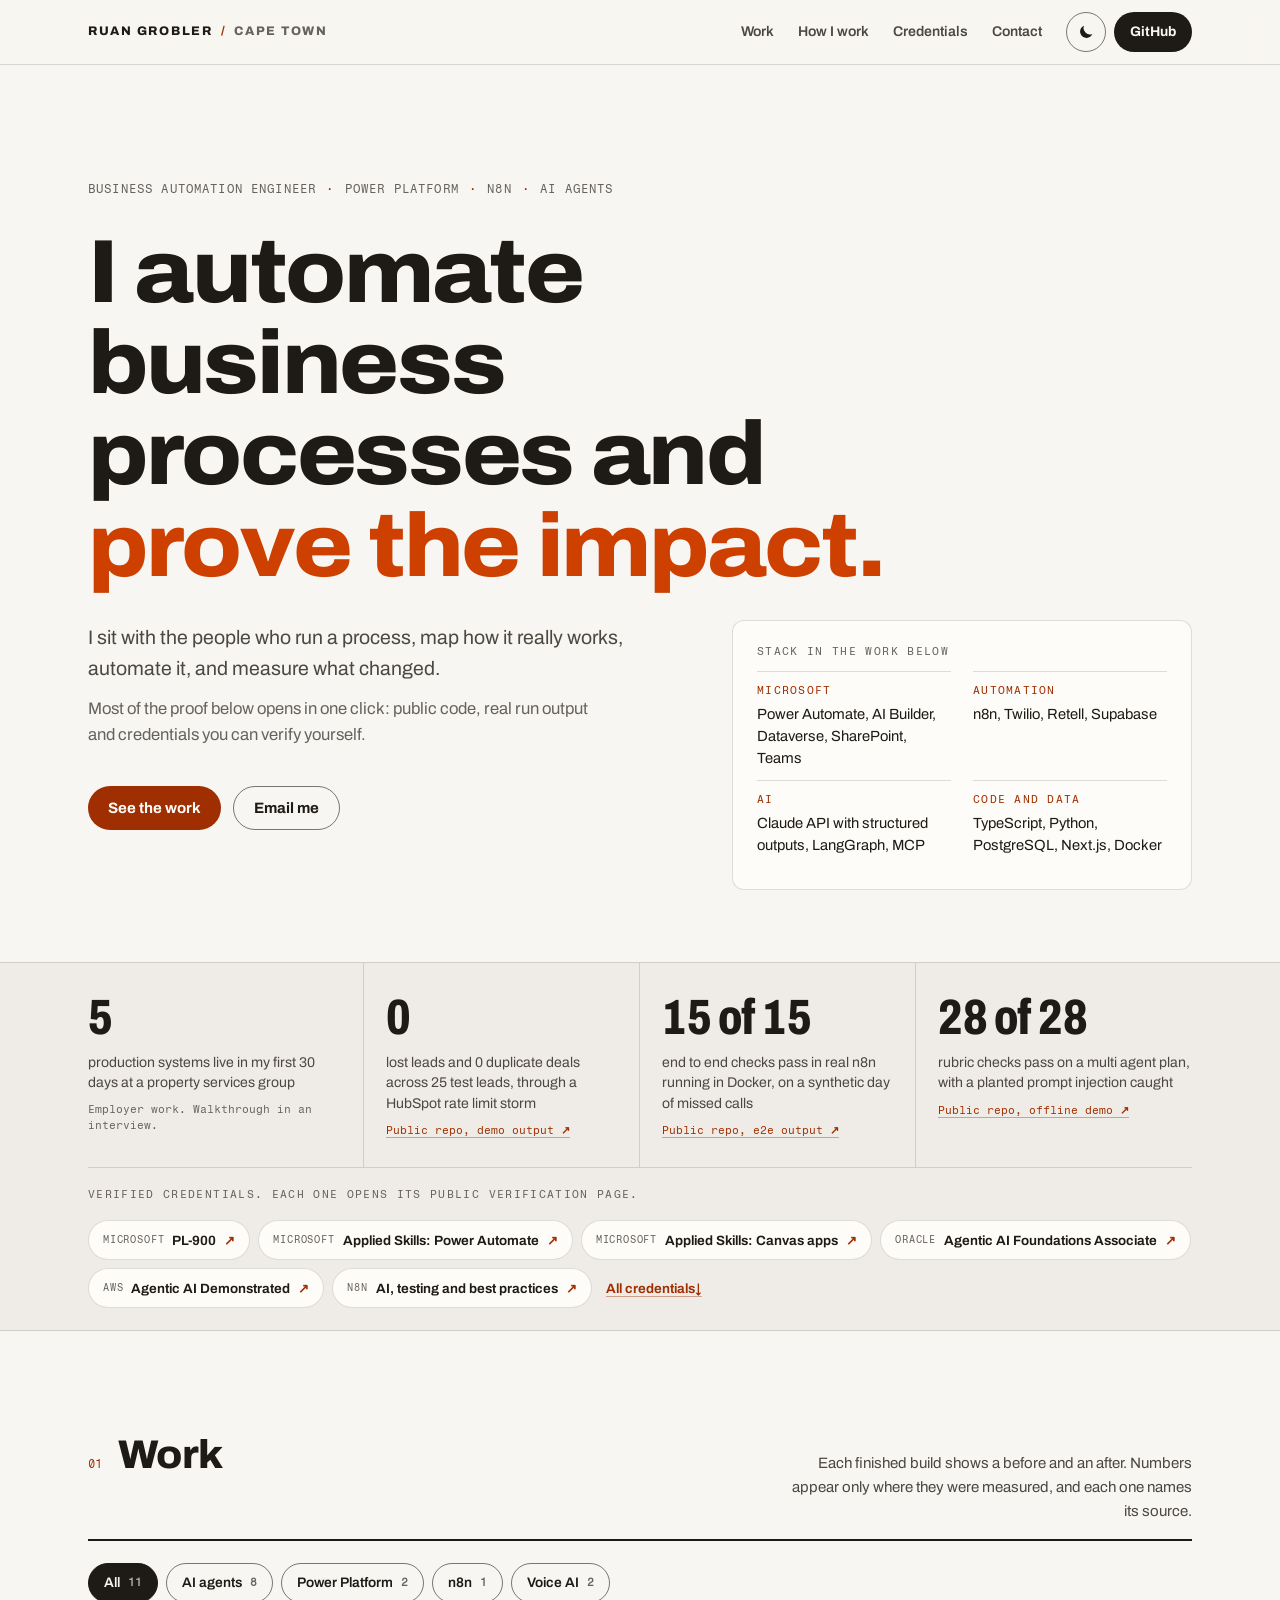
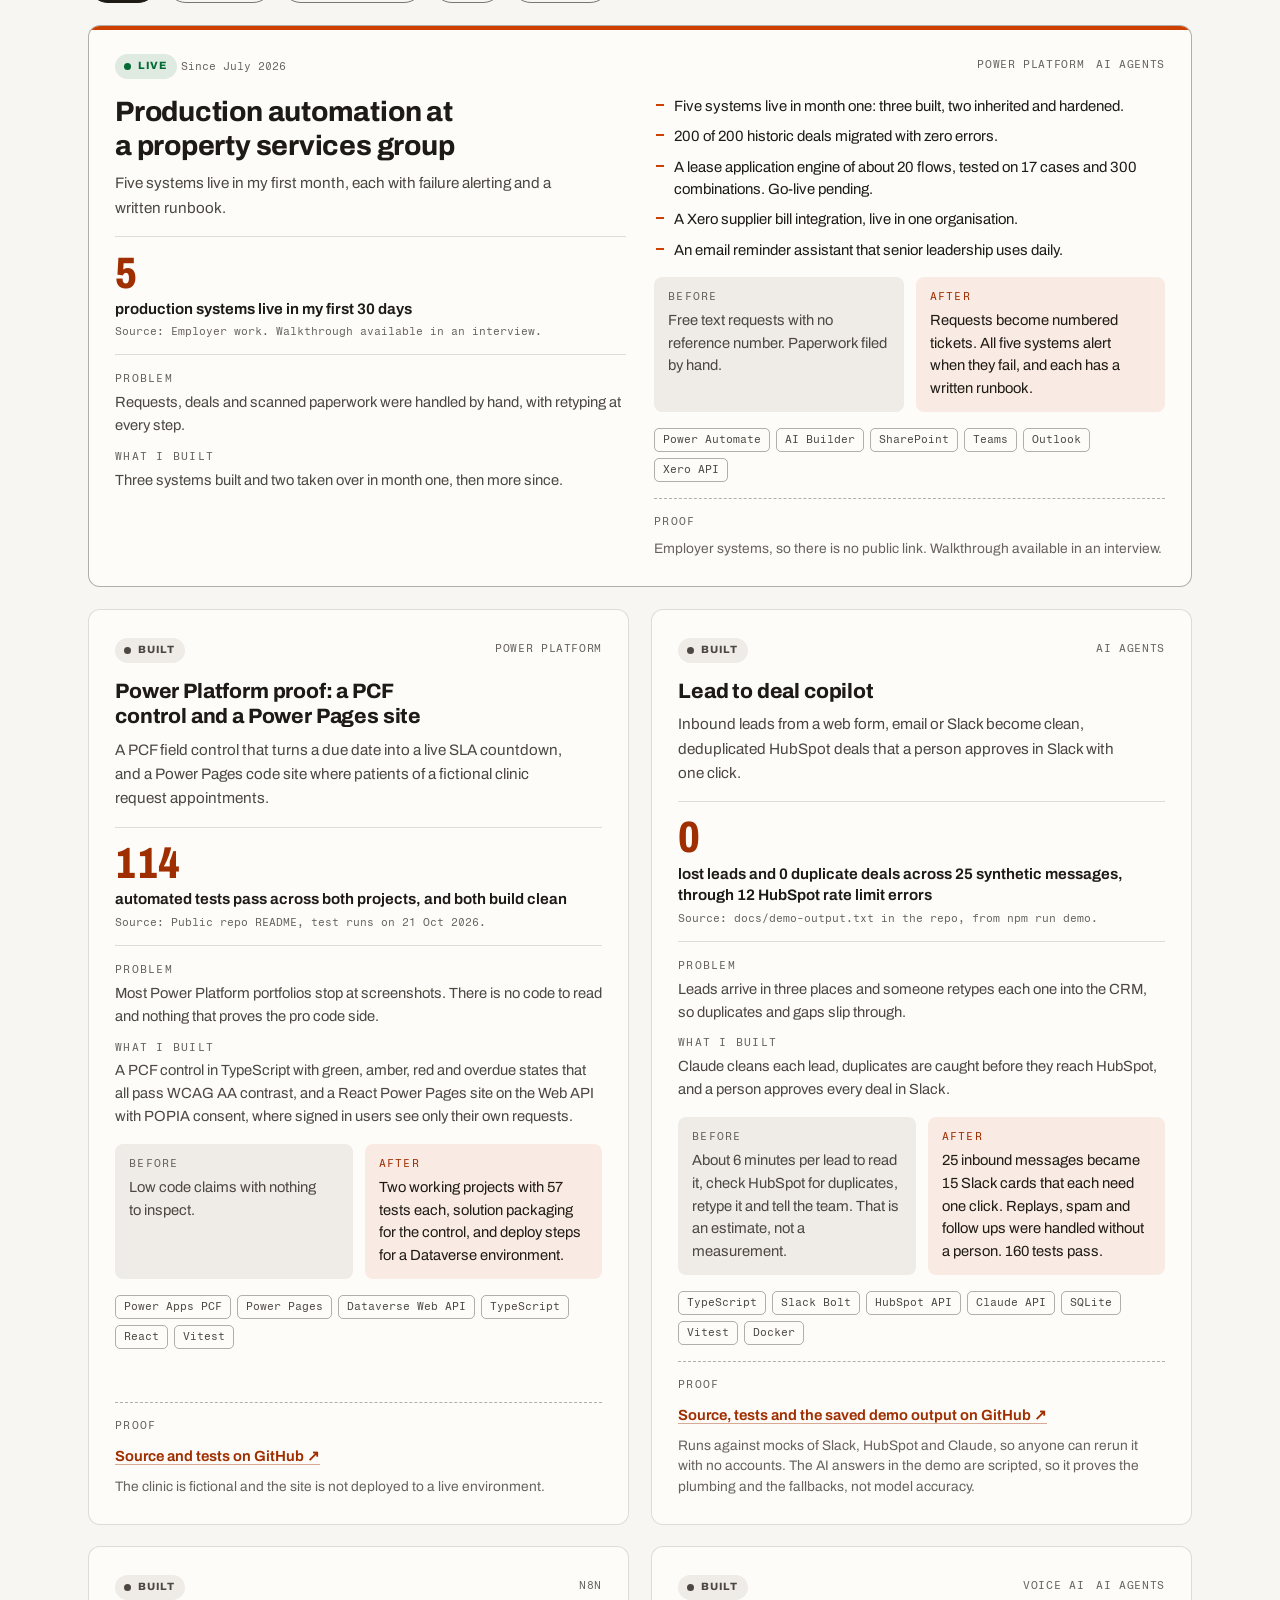
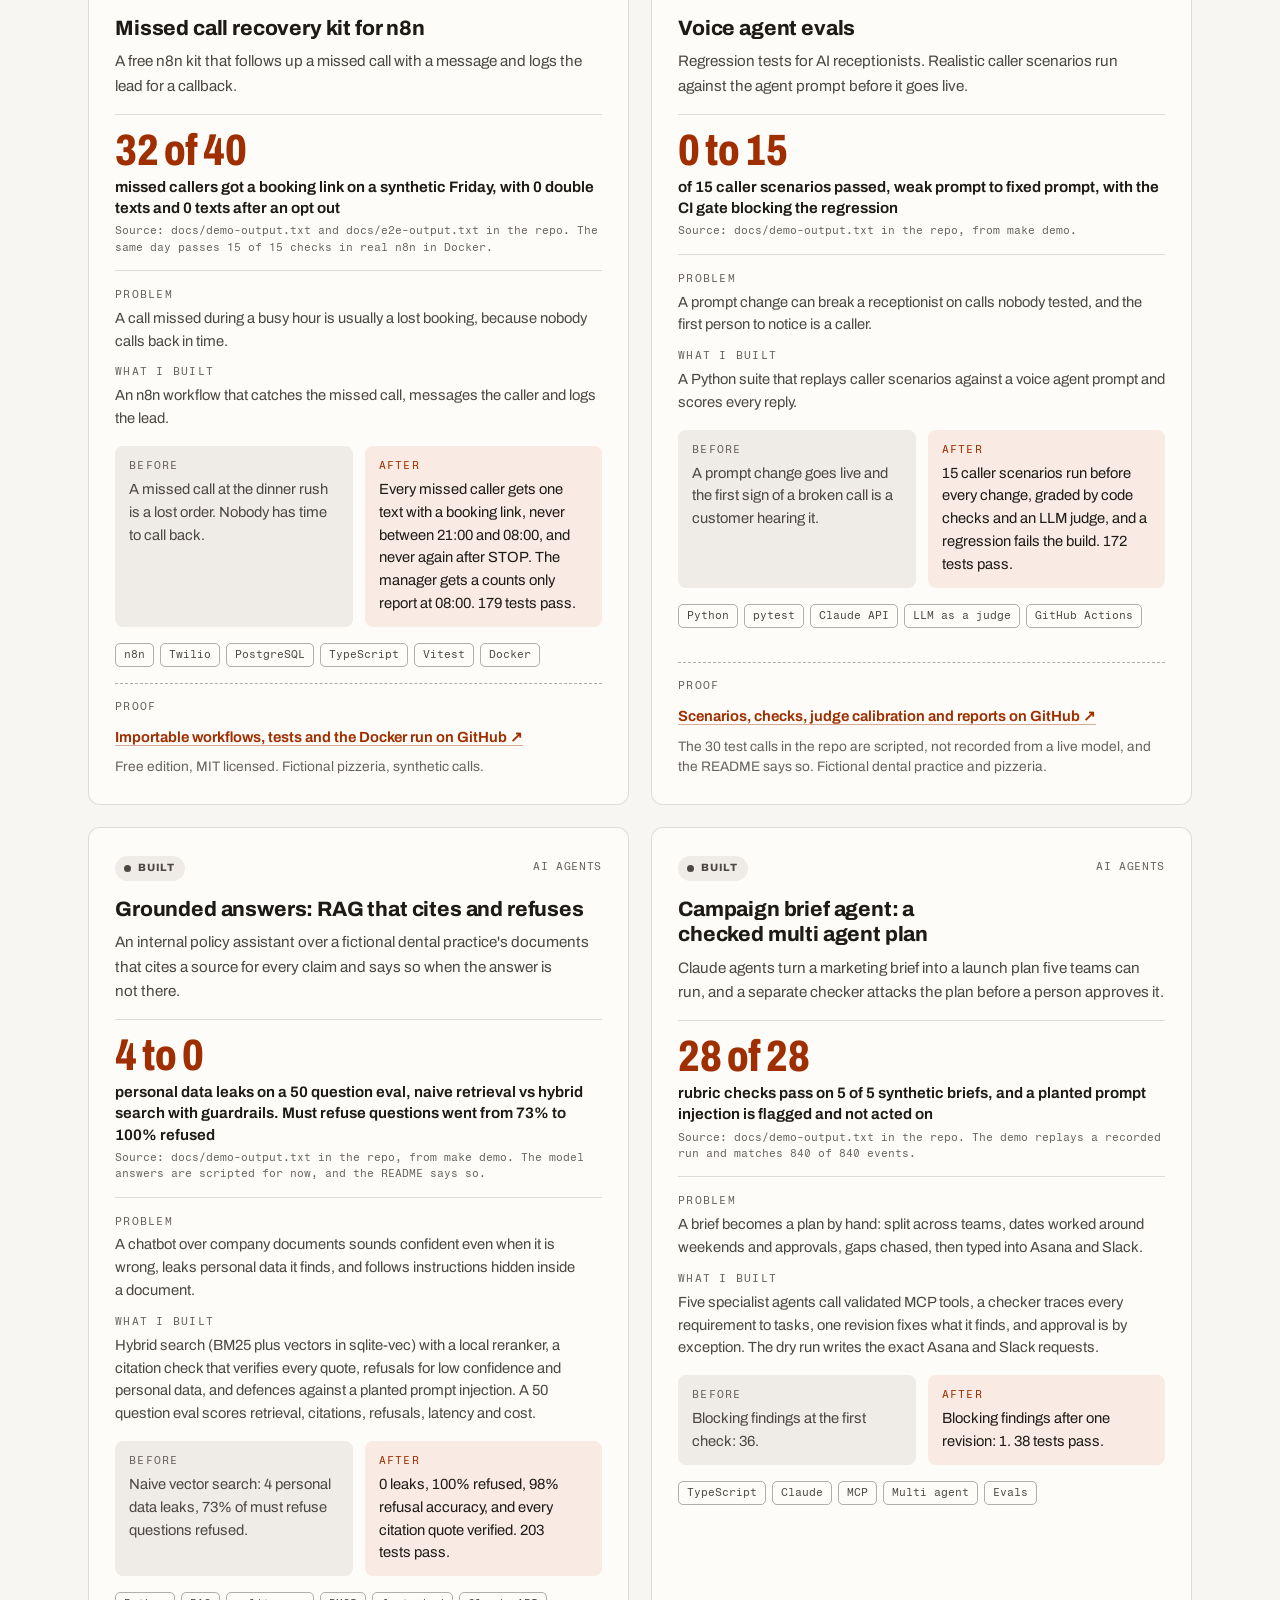
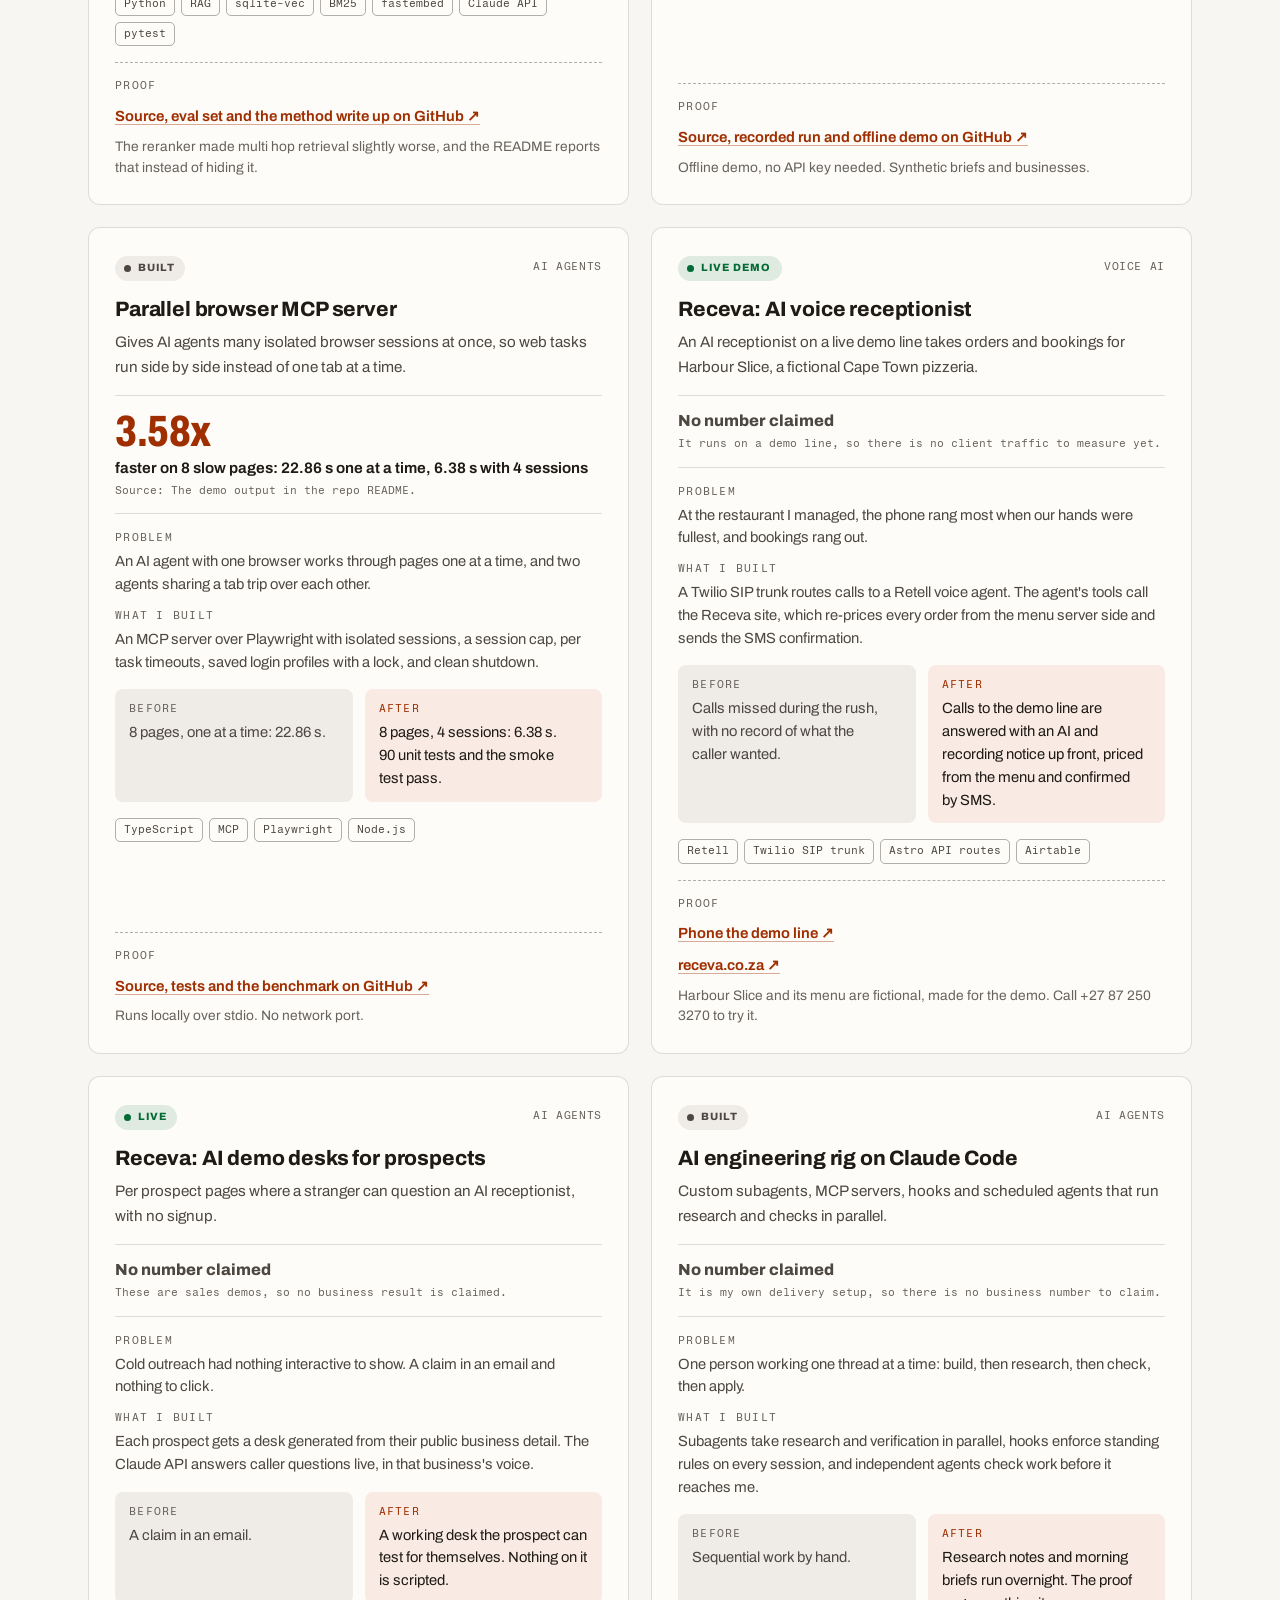
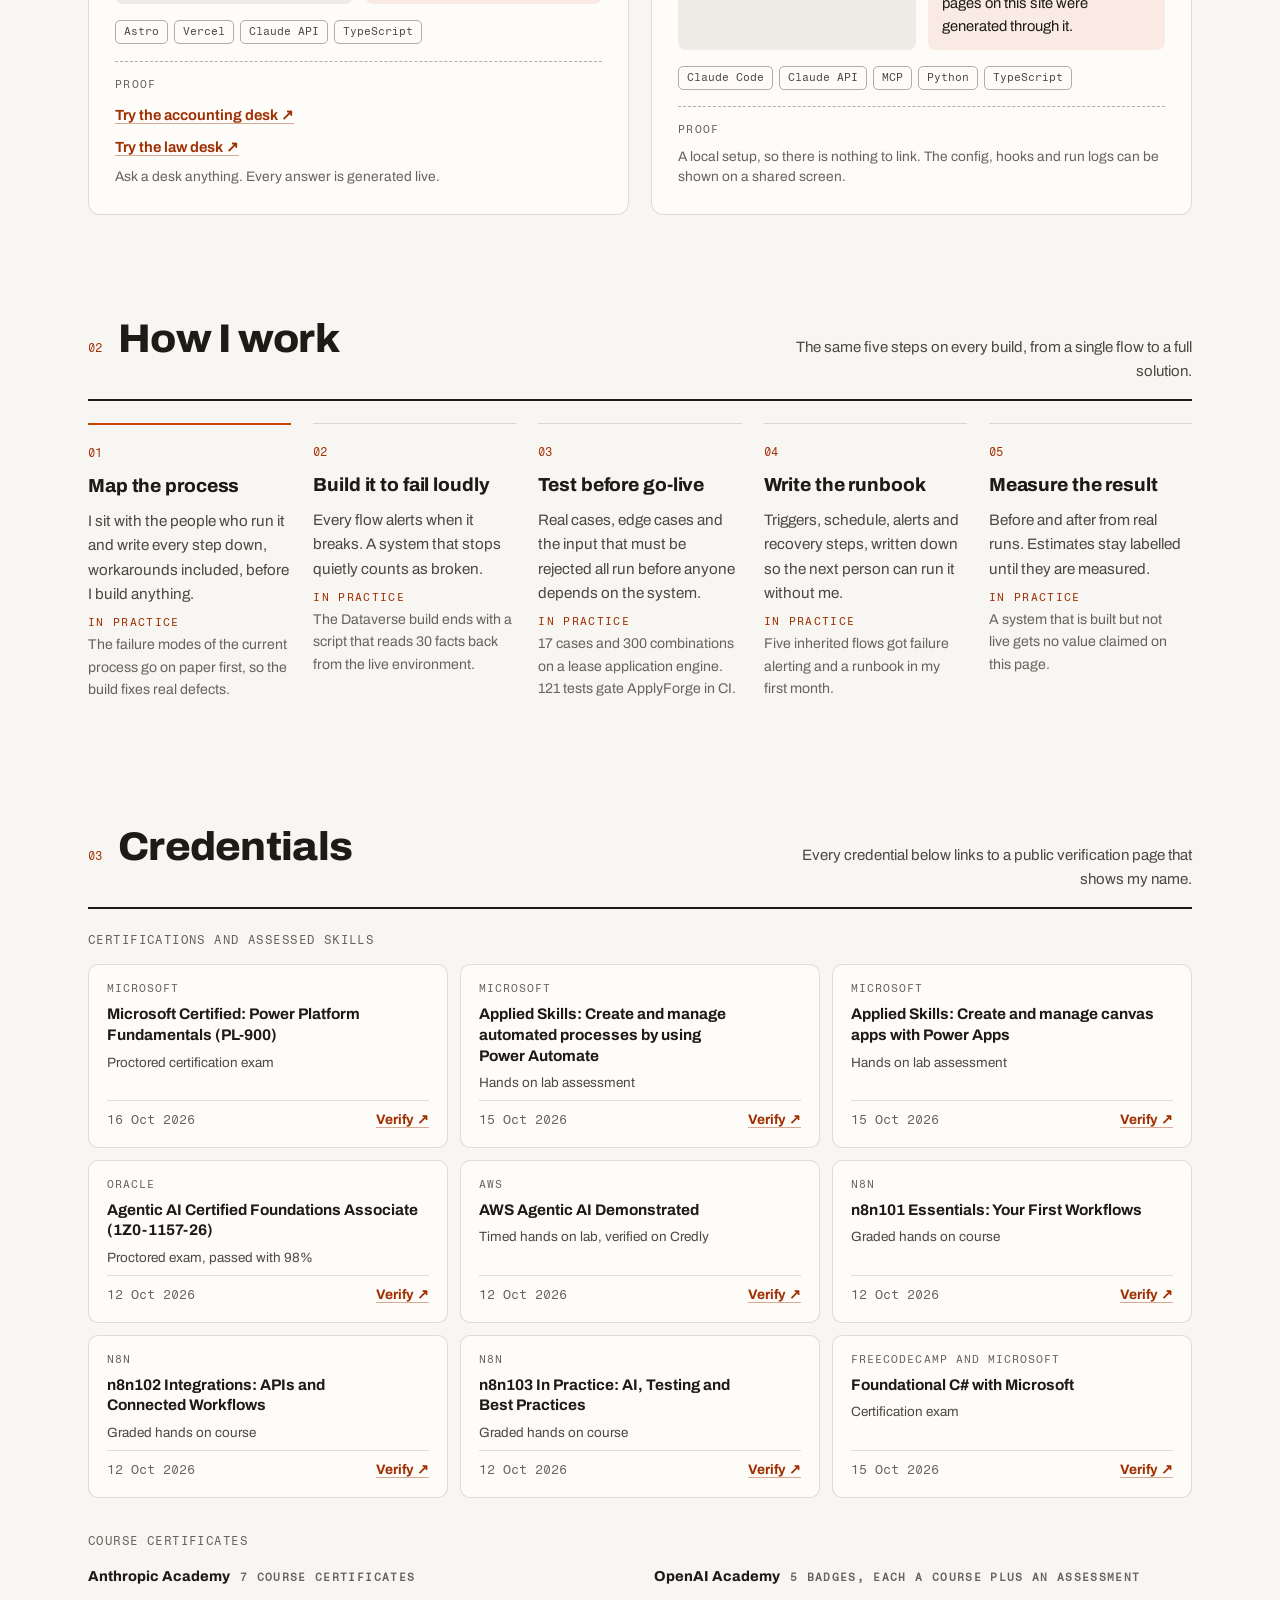
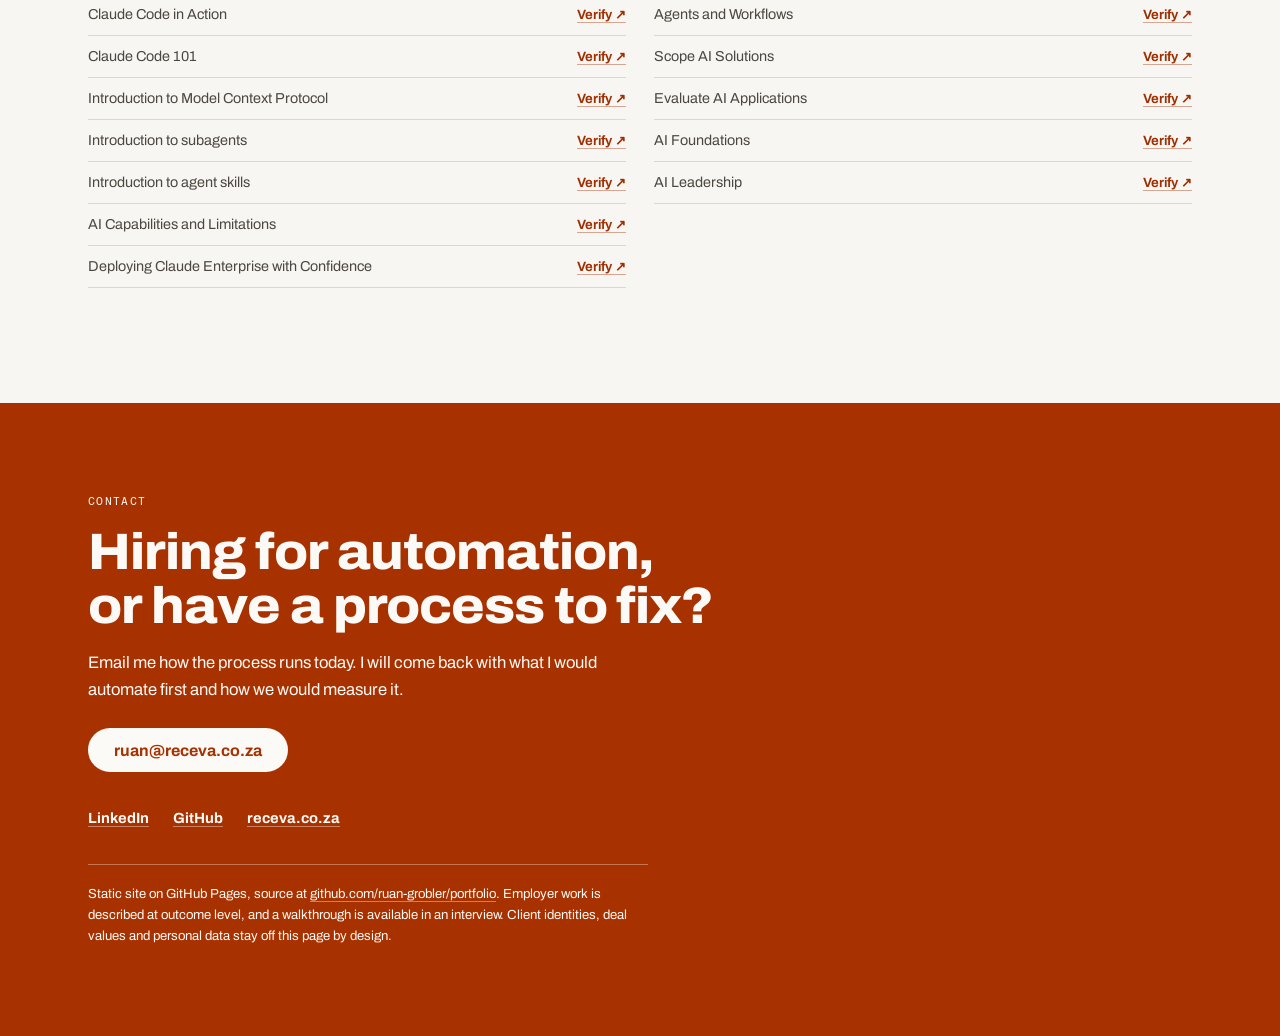
<file: index.html>
<!doctype html>
<html lang="en-ZA">
<head>
<meta charset="utf-8">
<meta name="viewport" content="width=device-width, initial-scale=1">
<title>Ruan Grobler. Business automation engineer, Cape Town.</title>
<meta name="description" content="I automate business processes and prove the impact. Five systems live in my first 30 days at a property services group, public code with real output, and verified credentials.">
<meta name="color-scheme" content="light dark">
<meta name="theme-color" media="(prefers-color-scheme: light)" content="#f8f6f2">
<meta name="theme-color" media="(prefers-color-scheme: dark)" content="#13100c">
<meta property="og:title" content="Ruan Grobler. I automate business processes and prove the impact.">
<meta property="og:description" content="Business automation engineer in Cape Town. Power Platform, n8n and AI agents, with public code, real run output and verified credentials.">
<meta property="og:type" content="website">
<meta property="og:url" content="https://portfolio.receva.co.za/">
<meta property="og:image" content="https://portfolio.receva.co.za/og.png">
<meta property="og:image:width" content="1200">
<meta property="og:image:height" content="630">
<meta property="og:image:alt" content="Ruan Grobler. I automate business processes and prove the impact.">
<meta name="twitter:card" content="summary_large_image">
<meta name="twitter:image" content="https://portfolio.receva.co.za/og.png">
<link rel="canonical" href="https://portfolio.receva.co.za/">
<link rel="icon" href="data:image/svg+xml,%3Csvg xmlns='http://www.w3.org/2000/svg' viewBox='0 0 64 64'%3E%3Crect width='64' height='64' rx='7' fill='%23f7f4ed'/%3E%3Ctext x='32' y='47' font-size='42' font-family='Helvetica,Arial,sans-serif' font-weight='bold' fill='%23c2410c' text-anchor='middle'%3ER%3C/text%3E%3C/svg%3E">
<script>
  (function () {
    try {
      var t = localStorage.getItem('theme');
      if (t === 'light' || t === 'dark') document.documentElement.setAttribute('data-theme', t);
    } catch (e) {}
  })();
</script>
<link rel="preconnect" href="https://fonts.googleapis.com">
<link rel="preconnect" href="https://fonts.gstatic.com" crossorigin>
<link href="https://fonts.googleapis.com/css2?family=Archivo:wdth,wght@75..125,400..900&family=Fragment+Mono&display=swap" rel="stylesheet">
<link rel="stylesheet" href="assets/site.css">
</head>
<body>
<a class="skip" href="#work">Skip to the work</a>

<header class="site-head">
  <div class="wrap head">
    <a class="sig" href="#top" aria-label="Ruan Grobler, back to top">Ruan Grobler <i aria-hidden="true">/</i> <span>Cape Town</span></a>
    <nav class="nav" aria-label="Sections">
      <a href="#work">Work</a>
      <a href="#method">How I work</a>
      <a href="#credentials">Credentials</a>
      <a href="#contact">Contact</a>
    </nav>
    <div class="head-actions">
      <button class="theme-toggle" type="button" aria-pressed="false" hidden>
        <span class="visually-hidden">Dark theme</span>
        <svg class="i-moon" viewBox="0 0 24 24" width="18" height="18" aria-hidden="true" focusable="false"><path d="M20.5 14.6A8.5 8.5 0 0 1 9.4 3.5a8.5 8.5 0 1 0 11.1 11.1Z" fill="currentColor"/></svg>
        <svg class="i-sun" viewBox="0 0 24 24" width="18" height="18" aria-hidden="true" focusable="false"><circle cx="12" cy="12" r="4.2" fill="currentColor"/><g stroke="currentColor" stroke-width="2" stroke-linecap="round"><path d="M12 2.5v2.2M12 19.3v2.2M2.5 12h2.2M19.3 12h2.2M5.3 5.3l1.6 1.6M17.1 17.1l1.6 1.6M5.3 18.7l1.6-1.6M17.1 6.9l1.6-1.6"/></g></svg>
      </button>
      <a class="btn btn-ink btn-sm" href="https://github.com/ruan-grobler" target="_blank" rel="noopener noreferrer">GitHub<span class="visually-hidden"> (opens in a new tab)</span></a>
    </div>
  </div>
</header>

<main id="top">
  <section class="hero wrap" aria-labelledby="h-hero">
    <p class="eyebrow mono">Business automation engineer <span aria-hidden="true">&middot;</span> Power Platform <span aria-hidden="true">&middot;</span> n8n <span aria-hidden="true">&middot;</span> AI agents</p>
    <h1 id="h-hero">I automate business processes and <span>prove the impact.</span></h1>
    <div class="hero-sub">
      <div class="hero-copy">
        <p class="lede">
          I sit with the people who run a process, map how it really works,
          automate it, and measure what changed.
        </p>
        <p class="lede lede-2">
          Most of the proof below opens in one click: public code, real run output
          and credentials you can verify yourself.
        </p>
        <div class="cta-row">
          <a class="btn btn-accent" href="#work">See the work</a>
          <a class="btn btn-line" href="mailto:ruan@receva.co.za">Email me</a>
        </div>
      </div>
      <aside class="hero-aside" aria-labelledby="h-stack">
        <p class="k" id="h-stack">Stack in the work below</p>
        <dl>
          <div><dt>Microsoft</dt><dd>Power Automate, AI Builder, Dataverse, SharePoint, Teams</dd></div>
          <div><dt>Automation</dt><dd>n8n, Twilio, Retell, Supabase</dd></div>
          <div><dt>AI</dt><dd>Claude API with structured outputs, LangGraph, MCP</dd></div>
          <div><dt>Code and data</dt><dd>TypeScript, Python, PostgreSQL, Next.js, Docker</dd></div>
        </dl>
      </aside>
    </div>
  </section>

  <section class="strip" aria-labelledby="h-strip">
    <div class="wrap">
      <h2 id="h-strip" class="visually-hidden">Proof at a glance</h2>
      <!-- build:headline --><div class="headline"><div class="hl"><p class="hl-value">5</p><p class="hl-label">production systems live in my first 30 days at a property services group</p><p class="hl-source">Employer work. Walkthrough in an interview.</p></div><div class="hl"><p class="hl-value">0</p><p class="hl-label">lost leads and 0 duplicate deals across 25 test leads, through a HubSpot rate limit storm</p><p class="hl-source"><a href="https://github.com/ruan-grobler/lead-to-deal-copilot" target="_blank" rel="noopener noreferrer">Public repo, demo output <span class="arrow" aria-hidden="true">&#8599;</span><span class="visually-hidden"> (opens in a new tab)</span></a></p></div><div class="hl"><p class="hl-value">15 of 15</p><p class="hl-label">end to end checks pass in real n8n running in Docker, on a synthetic day of missed calls</p><p class="hl-source"><a href="https://github.com/ruan-grobler/n8n-missed-call-recovery" target="_blank" rel="noopener noreferrer">Public repo, e2e output <span class="arrow" aria-hidden="true">&#8599;</span><span class="visually-hidden"> (opens in a new tab)</span></a></p></div><div class="hl"><p class="hl-value">28 of 28</p><p class="hl-label">rubric checks pass on a multi agent plan, with a planted prompt injection caught</p><p class="hl-source"><a href="https://github.com/ruan-grobler/campaign-brief-agent" target="_blank" rel="noopener noreferrer">Public repo, offline demo <span class="arrow" aria-hidden="true">&#8599;</span><span class="visually-hidden"> (opens in a new tab)</span></a></p></div></div><!-- /build:headline -->
      <div class="strip-creds">
        <p class="k mono" id="strip-creds-label">Verified credentials. Each one opens its public verification page.</p>
        <!-- build:strip-creds --><ul class="cred-pills" aria-labelledby="strip-creds-label"><li><a class="cred-pill" href="https://learn.microsoft.com/en-us/users/ruangrobler-2295/credentials/baa7a34cf55cfe00" target="_blank" rel="noopener noreferrer"><span class="iss">Microsoft</span>PL-900 <span class="arrow" aria-hidden="true">&#8599;</span><span class="visually-hidden"> verify with Microsoft (opens in a new tab)</span></a></li><li><a class="cred-pill" href="https://learn.microsoft.com/en-us/users/ruangrobler-2295/credentials/e93135ba21d097d9" target="_blank" rel="noopener noreferrer"><span class="iss">Microsoft</span>Applied Skills: Power Automate <span class="arrow" aria-hidden="true">&#8599;</span><span class="visually-hidden"> verify with Microsoft (opens in a new tab)</span></a></li><li><a class="cred-pill" href="https://learn.microsoft.com/en-us/users/ruangrobler-2295/credentials/a59e21ae3b6990d5" target="_blank" rel="noopener noreferrer"><span class="iss">Microsoft</span>Applied Skills: Canvas apps <span class="arrow" aria-hidden="true">&#8599;</span><span class="visually-hidden"> verify with Microsoft (opens in a new tab)</span></a></li><li><a class="cred-pill" href="https://catalog-education.oracle.com/pls/certview/sharebadge?id=8FDCDFB116591E7F731F5A3AA1D814B0F74AC46920F5DBA8293C68CF6DFEED12" target="_blank" rel="noopener noreferrer"><span class="iss">Oracle</span>Agentic AI Foundations Associate <span class="arrow" aria-hidden="true">&#8599;</span><span class="visually-hidden"> verify with Oracle (opens in a new tab)</span></a></li><li><a class="cred-pill" href="https://www.credly.com/badges/8bd5ef28-e5a1-4080-bd15-7b07cfc6e8f8/public_url" target="_blank" rel="noopener noreferrer"><span class="iss">AWS</span>Agentic AI Demonstrated <span class="arrow" aria-hidden="true">&#8599;</span><span class="visually-hidden"> verify with AWS (opens in a new tab)</span></a></li><li><a class="cred-pill" href="https://badges.n8n.io/f82106ec-b15b-4d07-ad75-3ced658be66b" target="_blank" rel="noopener noreferrer"><span class="iss">n8n</span>AI, testing and best practices <span class="arrow" aria-hidden="true">&#8599;</span><span class="visually-hidden"> verify with n8n (opens in a new tab)</span></a></li><li><a class="strip-more" href="#credentials">All credentials <span class="arrow" aria-hidden="true">&#8595;</span></a></li></ul><!-- /build:strip-creds -->
      </div>
    </div>
  </section>

  <section id="work" class="wrap section" aria-labelledby="h-work">
    <div class="sechead">
      <span class="num mono" aria-hidden="true">01</span>
      <h2 id="h-work">Work</h2>
      <p class="note">
        Each finished build shows a before and an after. Numbers appear only
        where they were measured, and each one names its source.
      </p>
    </div>
    <div class="filters" role="group" aria-label="Filter the work by type" hidden>
      <!-- build:filters --><button class="chip" type="button" data-filter="all" data-label="All work" aria-pressed="true">All <span class="count">11</span></button><button class="chip" type="button" data-filter="ai-agents" data-label="AI agents" aria-pressed="false">AI agents <span class="count">8<span class="visually-hidden"> projects</span></span></button><button class="chip" type="button" data-filter="power-platform" data-label="Power Platform" aria-pressed="false">Power Platform <span class="count">2<span class="visually-hidden"> projects</span></span></button><button class="chip" type="button" data-filter="n8n" data-label="n8n" aria-pressed="false">n8n <span class="count">1<span class="visually-hidden"> projects</span></span></button><button class="chip" type="button" data-filter="voice-ai" data-label="Voice AI" aria-pressed="false">Voice AI <span class="count">2<span class="visually-hidden"> projects</span></span></button><!-- /build:filters -->
    </div>
    <p class="filter-status visually-hidden" aria-live="polite" aria-atomic="true"></p>
    <div class="grid">
      <!-- build:cards --><article class="card card-featured" id="p-property-services-group" data-tags="power-platform ai-agents" aria-labelledby="t-property-services-group"><div class="card-top"><p><span class="status status-live">Live</span><span class="status-note">Since July 2026</span></p><ul class="tags" aria-label="Type"><li>Power Platform</li><li>AI agents</li></ul></div><div class="feat-cols"><div><h3 id="t-property-services-group">Production automation at a property services group</h3><p class="pitch">Five systems live in my first month, each with failure alerting and a written runbook.</p><div class="metric"><p class="metric-value">5</p><p class="metric-label">production systems live in my first 30 days</p><p class="metric-source">Source: Employer work. Walkthrough available in an interview.</p></div><dl class="facts"><div><dt>Problem</dt><dd>Requests, deals and scanned paperwork were handled by hand, with retyping at every step.</dd></div><div><dt>What I built</dt><dd>Three systems built and two taken over in month one, then more since.</dd></div></dl></div><div><ul class="outcomes" aria-label="Outcomes"><li>Five systems live in month one: three built, two inherited and hardened.</li><li>200 of 200 historic deals migrated with zero errors.</li><li>A lease application engine of about 20 flows, tested on 17 cases and 300 combinations. Go-live pending.</li><li>A Xero supplier bill integration, live in one organisation.</li><li>An email reminder assistant that senior leadership uses daily.</li></ul><dl class="ba"><div class="ba-before"><dt>Before</dt><dd>Free text requests with no reference number. Paperwork filed by hand.</dd></div><div class="ba-after"><dt>After</dt><dd>Requests become numbered tickets. All five systems alert when they fail, and each has a written runbook.</dd></div></dl><ul class="chips" aria-label="Stack"><li>Power Automate</li><li>AI Builder</li><li>SharePoint</li><li>Teams</li><li>Outlook</li><li>Xero API</li></ul><div class="proof"><p class="k">Proof</p><p class="proof-note">Employer systems, so there is no public link. Walkthrough available in an interview.</p></div></div></div></article><article class="card" id="p-power-platform-proof" data-tags="power-platform" aria-labelledby="t-power-platform-proof"><div class="card-top"><p><span class="status status-built">Built</span></p><ul class="tags" aria-label="Type"><li>Power Platform</li></ul></div><h3 id="t-power-platform-proof">Power Platform proof: a PCF control and a Power Pages site</h3><p class="pitch">A PCF field control that turns a due date into a live SLA countdown, and a Power Pages code site where patients of a fictional clinic request appointments.</p><div class="metric"><p class="metric-value">114</p><p class="metric-label">automated tests pass across both projects, and both build clean</p><p class="metric-source">Source: Public repo README, test runs on 21 Oct 2026.</p></div><dl class="facts"><div><dt>Problem</dt><dd>Most Power Platform portfolios stop at screenshots. There is no code to read and nothing that proves the pro code side.</dd></div><div><dt>What I built</dt><dd>A PCF control in TypeScript with green, amber, red and overdue states that all pass WCAG AA contrast, and a React Power Pages site on the Web API with POPIA consent, where signed in users see only their own requests.</dd></div></dl><dl class="ba"><div class="ba-before"><dt>Before</dt><dd>Low code claims with nothing to inspect.</dd></div><div class="ba-after"><dt>After</dt><dd>Two working projects with 57 tests each, solution packaging for the control, and deploy steps for a Dataverse environment.</dd></div></dl><ul class="chips" aria-label="Stack"><li>Power Apps PCF</li><li>Power Pages</li><li>Dataverse Web API</li><li>TypeScript</li><li>React</li><li>Vitest</li></ul><div class="proof"><p class="k">Proof</p><ul><li><a href="https://github.com/ruan-grobler/power-platform-proof" target="_blank" rel="noopener noreferrer">Source and tests on GitHub <span class="arrow" aria-hidden="true">&#8599;</span><span class="visually-hidden"> (opens in a new tab)</span></a></li></ul><p class="proof-note">The clinic is fictional and the site is not deployed to a live environment.</p></div></article><article class="card" id="p-lead-to-deal-copilot" data-tags="ai-agents" aria-labelledby="t-lead-to-deal-copilot"><div class="card-top"><p><span class="status status-built">Built</span></p><ul class="tags" aria-label="Type"><li>AI agents</li></ul></div><h3 id="t-lead-to-deal-copilot">Lead to deal copilot</h3><p class="pitch">Inbound leads from a web form, email or Slack become clean, deduplicated HubSpot deals that a person approves in Slack with one click.</p><div class="metric"><p class="metric-value">0</p><p class="metric-label">lost leads and 0 duplicate deals across 25 synthetic messages, through 12 HubSpot rate limit errors</p><p class="metric-source">Source: docs/demo-output.txt in the repo, from npm run demo.</p></div><dl class="facts"><div><dt>Problem</dt><dd>Leads arrive in three places and someone retypes each one into the CRM, so duplicates and gaps slip through.</dd></div><div><dt>What I built</dt><dd>Claude cleans each lead, duplicates are caught before they reach HubSpot, and a person approves every deal in Slack.</dd></div></dl><dl class="ba"><div class="ba-before"><dt>Before</dt><dd>About 6 minutes per lead to read it, check HubSpot for duplicates, retype it and tell the team. That is an estimate, not a measurement.</dd></div><div class="ba-after"><dt>After</dt><dd>25 inbound messages became 15 Slack cards that each need one click. Replays, spam and follow ups were handled without a person. 160 tests pass.</dd></div></dl><ul class="chips" aria-label="Stack"><li>TypeScript</li><li>Slack Bolt</li><li>HubSpot API</li><li>Claude API</li><li>SQLite</li><li>Vitest</li><li>Docker</li></ul><div class="proof"><p class="k">Proof</p><ul><li><a href="https://github.com/ruan-grobler/lead-to-deal-copilot" target="_blank" rel="noopener noreferrer">Source, tests and the saved demo output on GitHub <span class="arrow" aria-hidden="true">&#8599;</span><span class="visually-hidden"> (opens in a new tab)</span></a></li></ul><p class="proof-note">Runs against mocks of Slack, HubSpot and Claude, so anyone can rerun it with no accounts. The AI answers in the demo are scripted, so it proves the plumbing and the fallbacks, not model accuracy.</p></div></article><article class="card" id="p-n8n-missed-call-recovery" data-tags="n8n" aria-labelledby="t-n8n-missed-call-recovery"><div class="card-top"><p><span class="status status-built">Built</span></p><ul class="tags" aria-label="Type"><li>n8n</li></ul></div><h3 id="t-n8n-missed-call-recovery">Missed call recovery kit for n8n</h3><p class="pitch">A free n8n kit that follows up a missed call with a message and logs the lead for a callback.</p><div class="metric"><p class="metric-value">32 of 40</p><p class="metric-label">missed callers got a booking link on a synthetic Friday, with 0 double texts and 0 texts after an opt out</p><p class="metric-source">Source: docs/demo-output.txt and docs/e2e-output.txt in the repo. The same day passes 15 of 15 checks in real n8n in Docker.</p></div><dl class="facts"><div><dt>Problem</dt><dd>A call missed during a busy hour is usually a lost booking, because nobody calls back in time.</dd></div><div><dt>What I built</dt><dd>An n8n workflow that catches the missed call, messages the caller and logs the lead.</dd></div></dl><dl class="ba"><div class="ba-before"><dt>Before</dt><dd>A missed call at the dinner rush is a lost order. Nobody has time to call back.</dd></div><div class="ba-after"><dt>After</dt><dd>Every missed caller gets one text with a booking link, never between 21:00 and 08:00, and never again after STOP. The manager gets a counts only report at 08:00. 179 tests pass.</dd></div></dl><ul class="chips" aria-label="Stack"><li>n8n</li><li>Twilio</li><li>PostgreSQL</li><li>TypeScript</li><li>Vitest</li><li>Docker</li></ul><div class="proof"><p class="k">Proof</p><ul><li><a href="https://github.com/ruan-grobler/n8n-missed-call-recovery" target="_blank" rel="noopener noreferrer">Importable workflows, tests and the Docker run on GitHub <span class="arrow" aria-hidden="true">&#8599;</span><span class="visually-hidden"> (opens in a new tab)</span></a></li></ul><p class="proof-note">Free edition, MIT licensed. Fictional pizzeria, synthetic calls.</p></div></article><article class="card" id="p-voice-agent-evals" data-tags="voice-ai ai-agents" aria-labelledby="t-voice-agent-evals"><div class="card-top"><p><span class="status status-built">Built</span></p><ul class="tags" aria-label="Type"><li>Voice AI</li><li>AI agents</li></ul></div><h3 id="t-voice-agent-evals">Voice agent evals</h3><p class="pitch">Regression tests for AI receptionists. Realistic caller scenarios run against the agent prompt before it goes live.</p><div class="metric"><p class="metric-value">0 to 15</p><p class="metric-label">of 15 caller scenarios passed, weak prompt to fixed prompt, with the CI gate blocking the regression</p><p class="metric-source">Source: docs/demo-output.txt in the repo, from make demo.</p></div><dl class="facts"><div><dt>Problem</dt><dd>A prompt change can break a receptionist on calls nobody tested, and the first person to notice is a caller.</dd></div><div><dt>What I built</dt><dd>A Python suite that replays caller scenarios against a voice agent prompt and scores every reply.</dd></div></dl><dl class="ba"><div class="ba-before"><dt>Before</dt><dd>A prompt change goes live and the first sign of a broken call is a customer hearing it.</dd></div><div class="ba-after"><dt>After</dt><dd>15 caller scenarios run before every change, graded by code checks and an LLM judge, and a regression fails the build. 172 tests pass.</dd></div></dl><ul class="chips" aria-label="Stack"><li>Python</li><li>pytest</li><li>Claude API</li><li>LLM as a judge</li><li>GitHub Actions</li></ul><div class="proof"><p class="k">Proof</p><ul><li><a href="https://github.com/ruan-grobler/voice-agent-evals" target="_blank" rel="noopener noreferrer">Scenarios, checks, judge calibration and reports on GitHub <span class="arrow" aria-hidden="true">&#8599;</span><span class="visually-hidden"> (opens in a new tab)</span></a></li></ul><p class="proof-note">The 30 test calls in the repo are scripted, not recorded from a live model, and the README says so. Fictional dental practice and pizzeria.</p></div></article><article class="card" id="p-grounded-answers" data-tags="ai-agents" aria-labelledby="t-grounded-answers"><div class="card-top"><p><span class="status status-built">Built</span></p><ul class="tags" aria-label="Type"><li>AI agents</li></ul></div><h3 id="t-grounded-answers">Grounded answers: RAG that cites and refuses</h3><p class="pitch">An internal policy assistant over a fictional dental practice&#x27;s documents that cites a source for every claim and says so when the answer is not there.</p><div class="metric"><p class="metric-value">4 to 0</p><p class="metric-label">personal data leaks on a 50 question eval, naive retrieval vs hybrid search with guardrails. Must refuse questions went from 73% to 100% refused</p><p class="metric-source">Source: docs/demo-output.txt in the repo, from make demo. The model answers are scripted for now, and the README says so.</p></div><dl class="facts"><div><dt>Problem</dt><dd>A chatbot over company documents sounds confident even when it is wrong, leaks personal data it finds, and follows instructions hidden inside a document.</dd></div><div><dt>What I built</dt><dd>Hybrid search (BM25 plus vectors in sqlite-vec) with a local reranker, a citation check that verifies every quote, refusals for low confidence and personal data, and defences against a planted prompt injection. A 50 question eval scores retrieval, citations, refusals, latency and cost.</dd></div></dl><dl class="ba"><div class="ba-before"><dt>Before</dt><dd>Naive vector search: 4 personal data leaks, 73% of must refuse questions refused.</dd></div><div class="ba-after"><dt>After</dt><dd>0 leaks, 100% refused, 98% refusal accuracy, and every citation quote verified. 203 tests pass.</dd></div></dl><ul class="chips" aria-label="Stack"><li>Python</li><li>RAG</li><li>sqlite-vec</li><li>BM25</li><li>fastembed</li><li>Claude API</li><li>pytest</li></ul><div class="proof"><p class="k">Proof</p><ul><li><a href="https://github.com/ruan-grobler/grounded-answers" target="_blank" rel="noopener noreferrer">Source, eval set and the method write up on GitHub <span class="arrow" aria-hidden="true">&#8599;</span><span class="visually-hidden"> (opens in a new tab)</span></a></li></ul><p class="proof-note">The reranker made multi hop retrieval slightly worse, and the README reports that instead of hiding it.</p></div></article><article class="card" id="p-campaign-brief-agent" data-tags="ai-agents" aria-labelledby="t-campaign-brief-agent"><div class="card-top"><p><span class="status status-built">Built</span></p><ul class="tags" aria-label="Type"><li>AI agents</li></ul></div><h3 id="t-campaign-brief-agent">Campaign brief agent: a checked multi agent plan</h3><p class="pitch">Claude agents turn a marketing brief into a launch plan five teams can run, and a separate checker attacks the plan before a person approves it.</p><div class="metric"><p class="metric-value">28 of 28</p><p class="metric-label">rubric checks pass on 5 of 5 synthetic briefs, and a planted prompt injection is flagged and not acted on</p><p class="metric-source">Source: docs/demo-output.txt in the repo. The demo replays a recorded run and matches 840 of 840 events.</p></div><dl class="facts"><div><dt>Problem</dt><dd>A brief becomes a plan by hand: split across teams, dates worked around weekends and approvals, gaps chased, then typed into Asana and Slack.</dd></div><div><dt>What I built</dt><dd>Five specialist agents call validated MCP tools, a checker traces every requirement to tasks, one revision fixes what it finds, and approval is by exception. The dry run writes the exact Asana and Slack requests.</dd></div></dl><dl class="ba"><div class="ba-before"><dt>Before</dt><dd>Blocking findings at the first check: 36.</dd></div><div class="ba-after"><dt>After</dt><dd>Blocking findings after one revision: 1. 38 tests pass.</dd></div></dl><ul class="chips" aria-label="Stack"><li>TypeScript</li><li>Claude</li><li>MCP</li><li>Multi agent</li><li>Evals</li></ul><div class="proof"><p class="k">Proof</p><ul><li><a href="https://github.com/ruan-grobler/campaign-brief-agent" target="_blank" rel="noopener noreferrer">Source, recorded run and offline demo on GitHub <span class="arrow" aria-hidden="true">&#8599;</span><span class="visually-hidden"> (opens in a new tab)</span></a></li></ul><p class="proof-note">Offline demo, no API key needed. Synthetic briefs and businesses.</p></div></article><article class="card" id="p-parallel-browser-mcp" data-tags="ai-agents" aria-labelledby="t-parallel-browser-mcp"><div class="card-top"><p><span class="status status-built">Built</span></p><ul class="tags" aria-label="Type"><li>AI agents</li></ul></div><h3 id="t-parallel-browser-mcp">Parallel browser MCP server</h3><p class="pitch">Gives AI agents many isolated browser sessions at once, so web tasks run side by side instead of one tab at a time.</p><div class="metric"><p class="metric-value">3.58x</p><p class="metric-label">faster on 8 slow pages: 22.86 s one at a time, 6.38 s with 4 sessions</p><p class="metric-source">Source: The demo output in the repo README.</p></div><dl class="facts"><div><dt>Problem</dt><dd>An AI agent with one browser works through pages one at a time, and two agents sharing a tab trip over each other.</dd></div><div><dt>What I built</dt><dd>An MCP server over Playwright with isolated sessions, a session cap, per task timeouts, saved login profiles with a lock, and clean shutdown.</dd></div></dl><dl class="ba"><div class="ba-before"><dt>Before</dt><dd>8 pages, one at a time: 22.86 s.</dd></div><div class="ba-after"><dt>After</dt><dd>8 pages, 4 sessions: 6.38 s. 90 unit tests and the smoke test pass.</dd></div></dl><ul class="chips" aria-label="Stack"><li>TypeScript</li><li>MCP</li><li>Playwright</li><li>Node.js</li></ul><div class="proof"><p class="k">Proof</p><ul><li><a href="https://github.com/ruan-grobler/parallel-browser-mcp" target="_blank" rel="noopener noreferrer">Source, tests and the benchmark on GitHub <span class="arrow" aria-hidden="true">&#8599;</span><span class="visually-hidden"> (opens in a new tab)</span></a></li></ul><p class="proof-note">Runs locally over stdio. No network port.</p></div></article><article class="card" id="p-receva-voice" data-tags="voice-ai" aria-labelledby="t-receva-voice"><div class="card-top"><p><span class="status status-demo">Live demo</span></p><ul class="tags" aria-label="Type"><li>Voice AI</li></ul></div><h3 id="t-receva-voice">Receva: AI voice receptionist</h3><p class="pitch">An AI receptionist on a live demo line takes orders and bookings for Harbour Slice, a fictional Cape Town pizzeria.</p><div class="metric metric-none"><p class="metric-value">No number claimed</p><p class="metric-source">It runs on a demo line, so there is no client traffic to measure yet.</p></div><dl class="facts"><div><dt>Problem</dt><dd>At the restaurant I managed, the phone rang most when our hands were fullest, and bookings rang out.</dd></div><div><dt>What I built</dt><dd>A Twilio SIP trunk routes calls to a Retell voice agent. The agent&#x27;s tools call the Receva site, which re-prices every order from the menu server side and sends the SMS confirmation.</dd></div></dl><dl class="ba"><div class="ba-before"><dt>Before</dt><dd>Calls missed during the rush, with no record of what the caller wanted.</dd></div><div class="ba-after"><dt>After</dt><dd>Calls to the demo line are answered with an AI and recording notice up front, priced from the menu and confirmed by SMS.</dd></div></dl><ul class="chips" aria-label="Stack"><li>Retell</li><li>Twilio SIP trunk</li><li>Astro API routes</li><li>Airtable</li></ul><div class="proof"><p class="k">Proof</p><ul><li><a href="https://receva.co.za/demo" target="_blank" rel="noopener noreferrer">Phone the demo line <span class="arrow" aria-hidden="true">&#8599;</span><span class="visually-hidden"> (opens in a new tab)</span></a></li><li><a href="https://receva.co.za" target="_blank" rel="noopener noreferrer">receva.co.za <span class="arrow" aria-hidden="true">&#8599;</span><span class="visually-hidden"> (opens in a new tab)</span></a></li></ul><p class="proof-note">Harbour Slice and its menu are fictional, made for the demo. Call +27 87 250 3270 to try it.</p></div></article><article class="card" id="p-receva-desks" data-tags="ai-agents" aria-labelledby="t-receva-desks"><div class="card-top"><p><span class="status status-live">Live</span></p><ul class="tags" aria-label="Type"><li>AI agents</li></ul></div><h3 id="t-receva-desks">Receva: AI demo desks for prospects</h3><p class="pitch">Per prospect pages where a stranger can question an AI receptionist, with no signup.</p><div class="metric metric-none"><p class="metric-value">No number claimed</p><p class="metric-source">These are sales demos, so no business result is claimed.</p></div><dl class="facts"><div><dt>Problem</dt><dd>Cold outreach had nothing interactive to show. A claim in an email and nothing to click.</dd></div><div><dt>What I built</dt><dd>Each prospect gets a desk generated from their public business detail. The Claude API answers caller questions live, in that business&#x27;s voice.</dd></div></dl><dl class="ba"><div class="ba-before"><dt>Before</dt><dd>A claim in an email.</dd></div><div class="ba-after"><dt>After</dt><dd>A working desk the prospect can test for themselves. Nothing on it is scripted.</dd></div></dl><ul class="chips" aria-label="Stack"><li>Astro</li><li>Vercel</li><li>Claude API</li><li>TypeScript</li></ul><div class="proof"><p class="k">Proof</p><ul><li><a href="https://receva.co.za/demos/table-bay-accounting.html" target="_blank" rel="noopener noreferrer">Try the accounting desk <span class="arrow" aria-hidden="true">&#8599;</span><span class="visually-hidden"> (opens in a new tab)</span></a></li><li><a href="https://receva.co.za/demos/cape-chambers-law.html" target="_blank" rel="noopener noreferrer">Try the law desk <span class="arrow" aria-hidden="true">&#8599;</span><span class="visually-hidden"> (opens in a new tab)</span></a></li></ul><p class="proof-note">Ask a desk anything. Every answer is generated live.</p></div></article><article class="card" id="p-ai-rig" data-tags="ai-agents" aria-labelledby="t-ai-rig"><div class="card-top"><p><span class="status status-built">Built</span></p><ul class="tags" aria-label="Type"><li>AI agents</li></ul></div><h3 id="t-ai-rig">AI engineering rig on Claude Code</h3><p class="pitch">Custom subagents, MCP servers, hooks and scheduled agents that run research and checks in parallel.</p><div class="metric metric-none"><p class="metric-value">No number claimed</p><p class="metric-source">It is my own delivery setup, so there is no business number to claim.</p></div><dl class="facts"><div><dt>Problem</dt><dd>One person working one thread at a time: build, then research, then check, then apply.</dd></div><div><dt>What I built</dt><dd>Subagents take research and verification in parallel, hooks enforce standing rules on every session, and independent agents check work before it reaches me.</dd></div></dl><dl class="ba"><div class="ba-before"><dt>Before</dt><dd>Sequential work by hand.</dd></div><div class="ba-after"><dt>After</dt><dd>Research notes and morning briefs run overnight. The proof pages on this site were generated through it.</dd></div></dl><ul class="chips" aria-label="Stack"><li>Claude Code</li><li>Claude API</li><li>MCP</li><li>Python</li><li>TypeScript</li></ul><div class="proof"><p class="k">Proof</p><p class="proof-note">A local setup, so there is nothing to link. The config, hooks and run logs can be shown on a shared screen.</p></div></article><!-- /build:cards -->
    </div>
  </section>

  <section id="method" class="wrap section" aria-labelledby="h-method">
    <div class="sechead">
      <span class="num mono" aria-hidden="true">02</span>
      <h2 id="h-method">How I work</h2>
      <p class="note">The same five steps on every build, from a single flow to a full solution.</p>
    </div>
    <ol class="steps">
      <li class="step">
        <span class="step-n mono" aria-hidden="true">01</span>
        <h3>Map the process</h3>
        <p>I sit with the people who run it and write every step down, workarounds included, before I build anything.</p>
        <p class="in-practice"><span class="k mono">In practice</span> The failure modes of the current process go on paper first, so the build fixes real defects.</p>
      </li>
      <li class="step">
        <span class="step-n mono" aria-hidden="true">02</span>
        <h3>Build it to fail loudly</h3>
        <p>Every flow alerts when it breaks. A system that stops quietly counts as broken.</p>
        <p class="in-practice"><span class="k mono">In practice</span> The Dataverse build ends with a script that reads 30 facts back from the live environment.</p>
      </li>
      <li class="step">
        <span class="step-n mono" aria-hidden="true">03</span>
        <h3>Test before go-live</h3>
        <p>Real cases, edge cases and the input that must be rejected all run before anyone depends on the system.</p>
        <p class="in-practice"><span class="k mono">In practice</span> 17 cases and 300 combinations on a lease application engine. 121 tests gate ApplyForge in CI.</p>
      </li>
      <li class="step">
        <span class="step-n mono" aria-hidden="true">04</span>
        <h3>Write the runbook</h3>
        <p>Triggers, schedule, alerts and recovery steps, written down so the next person can run it without me.</p>
        <p class="in-practice"><span class="k mono">In practice</span> Five inherited flows got failure alerting and a runbook in my first month.</p>
      </li>
      <li class="step">
        <span class="step-n mono" aria-hidden="true">05</span>
        <h3>Measure the result</h3>
        <p>Before and after from real runs. Estimates stay labelled until they are measured.</p>
        <p class="in-practice"><span class="k mono">In practice</span> A system that is built but not live gets no value claimed on this page.</p>
      </li>
    </ol>
  </section>

  <section id="credentials" class="wrap section" aria-labelledby="h-creds">
    <div class="sechead">
      <span class="num mono" aria-hidden="true">03</span>
      <h2 id="h-creds">Credentials</h2>
      <p class="note">Every credential below links to a public verification page that shows my name.</p>
    </div>
    <!-- build:creds --><div class="cred-tier"><h3>Certifications and assessed skills</h3><ul class="cred-grid"><li class="cred"><span class="iss">Microsoft</span><span class="name">Microsoft Certified: Power Platform Fundamentals (PL-900)</span><span class="detail">Proctored certification exam</span><span class="meta"><span>16 Oct 2026</span><a href="https://learn.microsoft.com/en-us/users/ruangrobler-2295/credentials/baa7a34cf55cfe00" target="_blank" rel="noopener noreferrer">Verify <span class="arrow" aria-hidden="true">&#8599;</span><span class="visually-hidden"> PL-900 with Microsoft (opens in a new tab)</span></a></span></li><li class="cred"><span class="iss">Microsoft</span><span class="name">Applied Skills: Create and manage automated processes by using Power Automate</span><span class="detail">Hands on lab assessment</span><span class="meta"><span>15 Oct 2026</span><a href="https://learn.microsoft.com/en-us/users/ruangrobler-2295/credentials/e93135ba21d097d9" target="_blank" rel="noopener noreferrer">Verify <span class="arrow" aria-hidden="true">&#8599;</span><span class="visually-hidden"> Applied Skills: Power Automate with Microsoft (opens in a new tab)</span></a></span></li><li class="cred"><span class="iss">Microsoft</span><span class="name">Applied Skills: Create and manage canvas apps with Power Apps</span><span class="detail">Hands on lab assessment</span><span class="meta"><span>15 Oct 2026</span><a href="https://learn.microsoft.com/en-us/users/ruangrobler-2295/credentials/a59e21ae3b6990d5" target="_blank" rel="noopener noreferrer">Verify <span class="arrow" aria-hidden="true">&#8599;</span><span class="visually-hidden"> Applied Skills: Canvas apps with Microsoft (opens in a new tab)</span></a></span></li><li class="cred"><span class="iss">Oracle</span><span class="name">Agentic AI Certified Foundations Associate (1Z0-1157-26)</span><span class="detail">Proctored exam, passed with 98%</span><span class="meta"><span>12 Oct 2026</span><a href="https://catalog-education.oracle.com/pls/certview/sharebadge?id=8FDCDFB116591E7F731F5A3AA1D814B0F74AC46920F5DBA8293C68CF6DFEED12" target="_blank" rel="noopener noreferrer">Verify <span class="arrow" aria-hidden="true">&#8599;</span><span class="visually-hidden"> Agentic AI Foundations Associate with Oracle (opens in a new tab)</span></a></span></li><li class="cred"><span class="iss">AWS</span><span class="name">AWS Agentic AI Demonstrated</span><span class="detail">Timed hands on lab, verified on Credly</span><span class="meta"><span>12 Oct 2026</span><a href="https://www.credly.com/badges/8bd5ef28-e5a1-4080-bd15-7b07cfc6e8f8/public_url" target="_blank" rel="noopener noreferrer">Verify <span class="arrow" aria-hidden="true">&#8599;</span><span class="visually-hidden"> Agentic AI Demonstrated with AWS (opens in a new tab)</span></a></span></li><li class="cred"><span class="iss">n8n</span><span class="name">n8n101 Essentials: Your First Workflows</span><span class="detail">Graded hands on course</span><span class="meta"><span>12 Oct 2026</span><a href="https://badges.n8n.io/d30e0bfb-5b0b-4ed1-a00f-1d8ec1d36efe" target="_blank" rel="noopener noreferrer">Verify <span class="arrow" aria-hidden="true">&#8599;</span><span class="visually-hidden"> n8n101 with n8n (opens in a new tab)</span></a></span></li><li class="cred"><span class="iss">n8n</span><span class="name">n8n102 Integrations: APIs and Connected Workflows</span><span class="detail">Graded hands on course</span><span class="meta"><span>12 Oct 2026</span><a href="https://badges.n8n.io/4c73a990-b429-4578-8d18-3a24368e3f11" target="_blank" rel="noopener noreferrer">Verify <span class="arrow" aria-hidden="true">&#8599;</span><span class="visually-hidden"> n8n102 with n8n (opens in a new tab)</span></a></span></li><li class="cred"><span class="iss">n8n</span><span class="name">n8n103 In Practice: AI, Testing and Best Practices</span><span class="detail">Graded hands on course</span><span class="meta"><span>12 Oct 2026</span><a href="https://badges.n8n.io/f82106ec-b15b-4d07-ad75-3ced658be66b" target="_blank" rel="noopener noreferrer">Verify <span class="arrow" aria-hidden="true">&#8599;</span><span class="visually-hidden"> AI, testing and best practices with n8n (opens in a new tab)</span></a></span></li><li class="cred"><span class="iss">freeCodeCamp and Microsoft</span><span class="name">Foundational C# with Microsoft</span><span class="detail">Certification exam</span><span class="meta"><span>15 Oct 2026</span><a href="https://freecodecamp.org/certification/fcc-914dd9ff-69ea-4379-be53-27b57919c406/foundational-c-sharp-with-microsoft" target="_blank" rel="noopener noreferrer">Verify <span class="arrow" aria-hidden="true">&#8599;</span><span class="visually-hidden"> Foundational C# with freeCodeCamp and Microsoft (opens in a new tab)</span></a></span></li></ul></div><div class="cred-tier"><h3>Course certificates</h3><div class="course-groups"><div><h4>Anthropic Academy <span class="k">7 course certificates</span></h4><ul class="course-list"><li><span>Claude Code in Action</span><a href="https://verify.skilljar.com/c/34jbxjhbrpn8" target="_blank" rel="noopener noreferrer">Verify <span class="arrow" aria-hidden="true">&#8599;</span><span class="visually-hidden"> Claude Code in Action (opens in a new tab)</span></a></li><li><span>Claude Code 101</span><a href="https://verify.skilljar.com/c/c2pxsy4had3v" target="_blank" rel="noopener noreferrer">Verify <span class="arrow" aria-hidden="true">&#8599;</span><span class="visually-hidden"> Claude Code 101 (opens in a new tab)</span></a></li><li><span>Introduction to Model Context Protocol</span><a href="https://verify.skilljar.com/c/v3harxy6in7w" target="_blank" rel="noopener noreferrer">Verify <span class="arrow" aria-hidden="true">&#8599;</span><span class="visually-hidden"> Introduction to Model Context Protocol (opens in a new tab)</span></a></li><li><span>Introduction to subagents</span><a href="https://verify.skilljar.com/c/6hzao96vr7fr" target="_blank" rel="noopener noreferrer">Verify <span class="arrow" aria-hidden="true">&#8599;</span><span class="visually-hidden"> Introduction to subagents (opens in a new tab)</span></a></li><li><span>Introduction to agent skills</span><a href="https://verify.skilljar.com/c/orcqix5gxowq" target="_blank" rel="noopener noreferrer">Verify <span class="arrow" aria-hidden="true">&#8599;</span><span class="visually-hidden"> Introduction to agent skills (opens in a new tab)</span></a></li><li><span>AI Capabilities and Limitations</span><a href="https://verify.skilljar.com/c/3d6ft8e739nd" target="_blank" rel="noopener noreferrer">Verify <span class="arrow" aria-hidden="true">&#8599;</span><span class="visually-hidden"> AI Capabilities and Limitations (opens in a new tab)</span></a></li><li><span>Deploying Claude Enterprise with Confidence</span><a href="https://verify.skilljar.com/c/jkkta82gcdt7" target="_blank" rel="noopener noreferrer">Verify <span class="arrow" aria-hidden="true">&#8599;</span><span class="visually-hidden"> Deploying Claude Enterprise with Confidence (opens in a new tab)</span></a></li></ul></div><div><h4>OpenAI Academy <span class="k">5 badges, each a course plus an assessment</span></h4><ul class="course-list"><li><span>Agents and Workflows</span><a href="https://oaiacademy.credential.net/d3951d20-d70a-4906-bc7c-c3a8d36ac623" target="_blank" rel="noopener noreferrer">Verify <span class="arrow" aria-hidden="true">&#8599;</span><span class="visually-hidden"> Agents and Workflows (opens in a new tab)</span></a></li><li><span>Scope AI Solutions</span><a href="https://oaiacademy.credential.net/879e210b-6450-4923-8648-b3ecf634187f" target="_blank" rel="noopener noreferrer">Verify <span class="arrow" aria-hidden="true">&#8599;</span><span class="visually-hidden"> Scope AI Solutions (opens in a new tab)</span></a></li><li><span>Evaluate AI Applications</span><a href="https://oaiacademy.credential.net/a7ec29f0-fb31-4df1-b413-b507c67a1308" target="_blank" rel="noopener noreferrer">Verify <span class="arrow" aria-hidden="true">&#8599;</span><span class="visually-hidden"> Evaluate AI Applications (opens in a new tab)</span></a></li><li><span>AI Foundations</span><a href="https://oaiacademy.credential.net/af5598c3-a84f-48e6-adaa-122abe0004db" target="_blank" rel="noopener noreferrer">Verify <span class="arrow" aria-hidden="true">&#8599;</span><span class="visually-hidden"> AI Foundations (opens in a new tab)</span></a></li><li><span>AI Leadership</span><a href="https://oaiacademy.credential.net/e029b6a8-8e7c-41a1-a1a4-dea81cfa1829" target="_blank" rel="noopener noreferrer">Verify <span class="arrow" aria-hidden="true">&#8599;</span><span class="visually-hidden"> AI Leadership (opens in a new tab)</span></a></li></ul></div></div></div><!-- /build:creds -->
  </section>
</main>

<footer id="contact" class="contact" aria-labelledby="h-contact">
  <div class="wrap">
    <p class="k mono">Contact</p>
    <h2 id="h-contact">Hiring for automation, or have a process to fix?</h2>
    <p class="contact-lede">
      Email me how the process runs today. I will come back with what I would
      automate first and how we would measure it.
    </p>
    <a class="btn btn-mail" href="mailto:ruan@receva.co.za">ruan@receva.co.za</a>
    <ul class="contact-links">
      <li><a href="https://www.linkedin.com/in/ruangrobler/" target="_blank" rel="noopener noreferrer">LinkedIn<span class="visually-hidden"> (opens in a new tab)</span></a></li>
      <li><a href="https://github.com/ruan-grobler" target="_blank" rel="noopener noreferrer">GitHub<span class="visually-hidden"> (opens in a new tab)</span></a></li>
      <li><a href="https://receva.co.za" target="_blank" rel="noopener noreferrer">receva.co.za<span class="visually-hidden"> (opens in a new tab)</span></a></li>
    </ul>
    <p class="colophon">
      Static site on GitHub Pages, source at
      <a href="https://github.com/ruan-grobler/portfolio" target="_blank" rel="noopener noreferrer">github.com/ruan-grobler/portfolio<span class="visually-hidden"> (opens in a new tab)</span></a>.
      Employer work is described at outcome level, and a walkthrough is available
      in an interview. Client identities, deal values and personal data stay off
      this page by design.
    </p>
  </div>
</footer>

<script src="assets/site.js" defer></script>
</body>
</html>
</file>
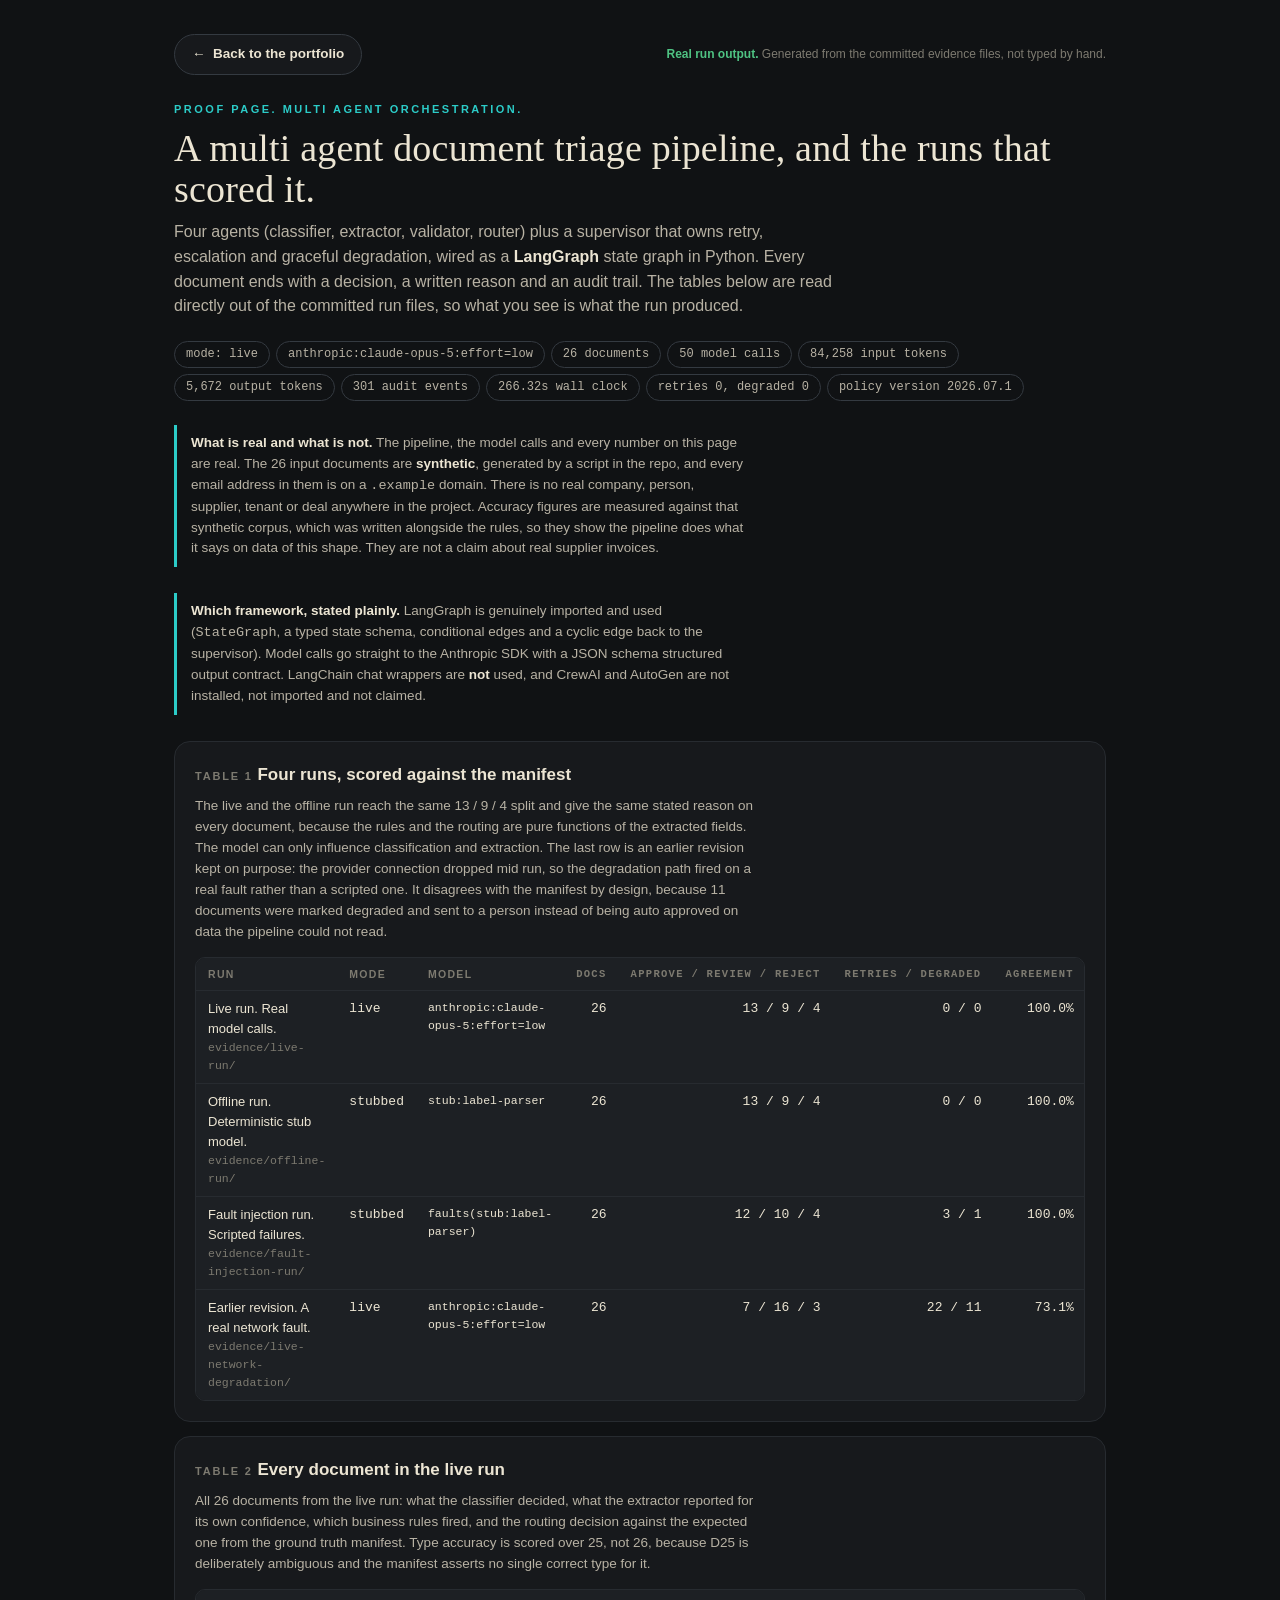
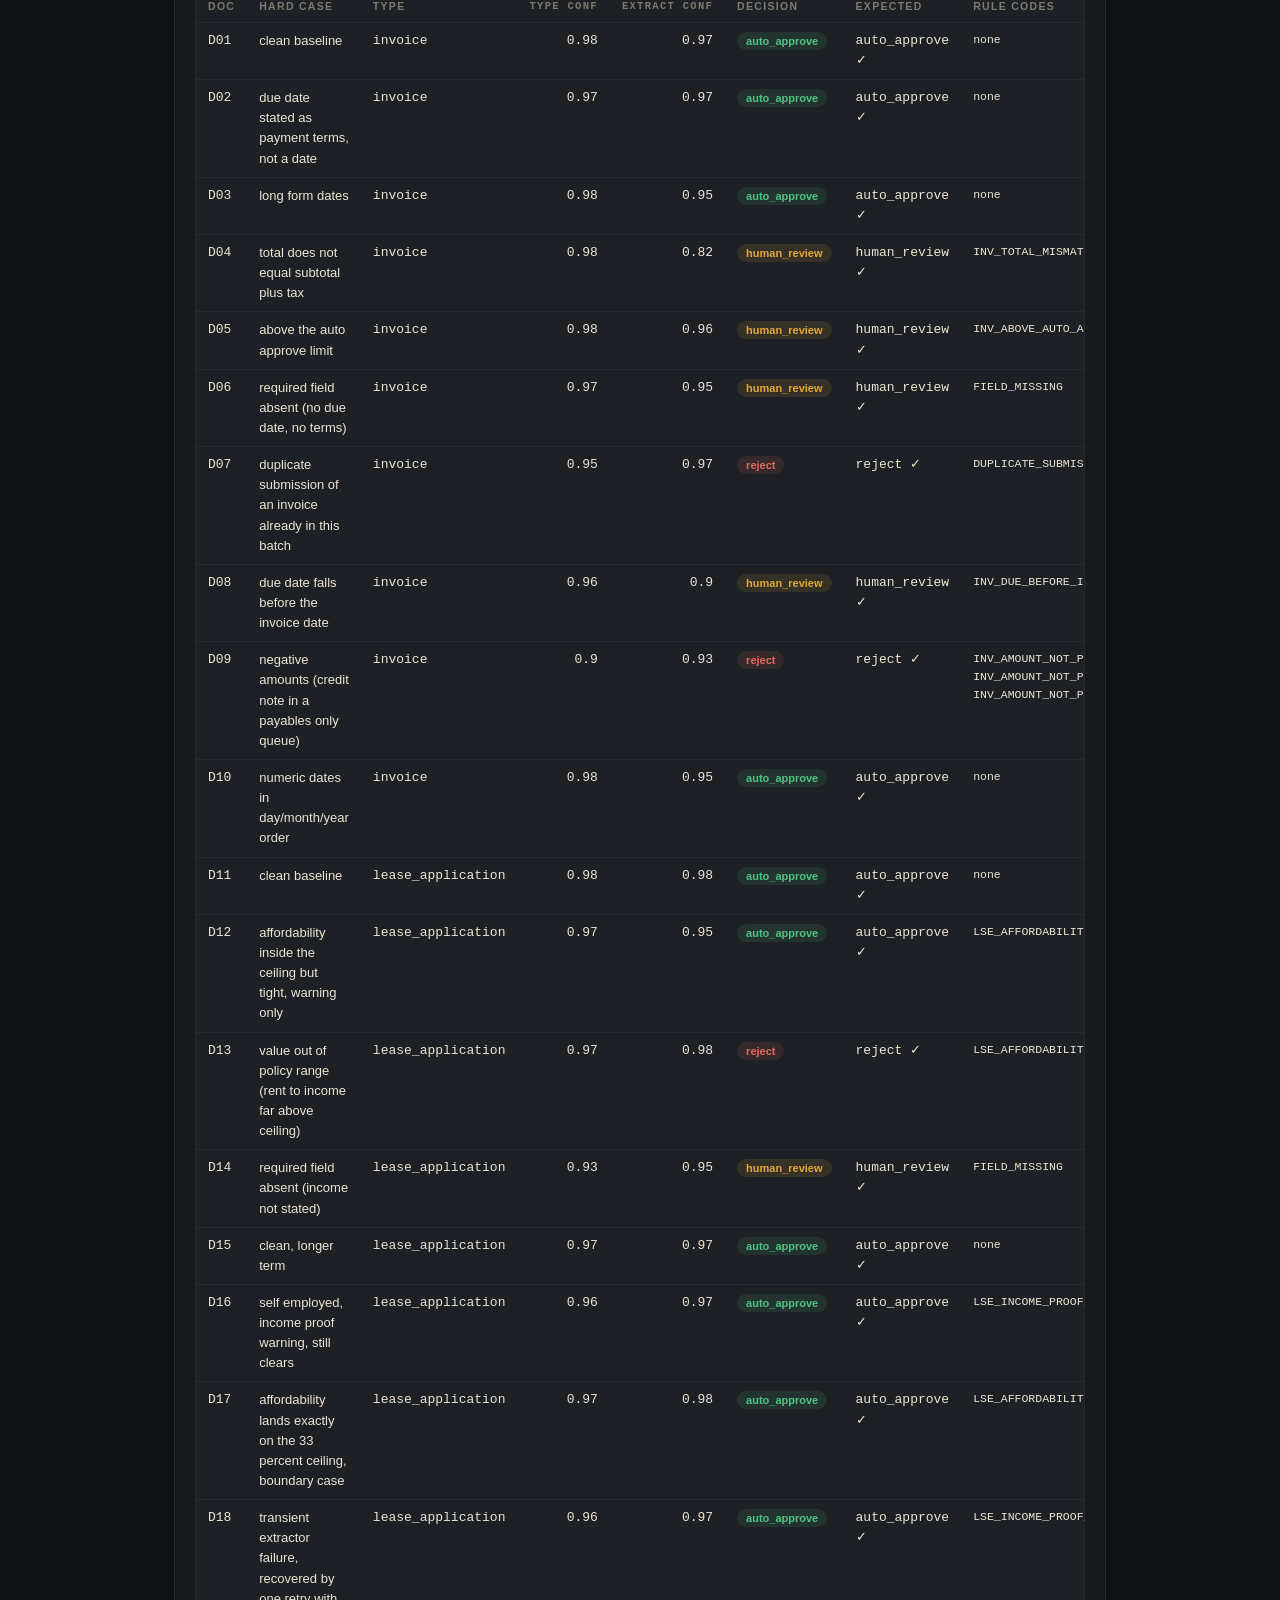
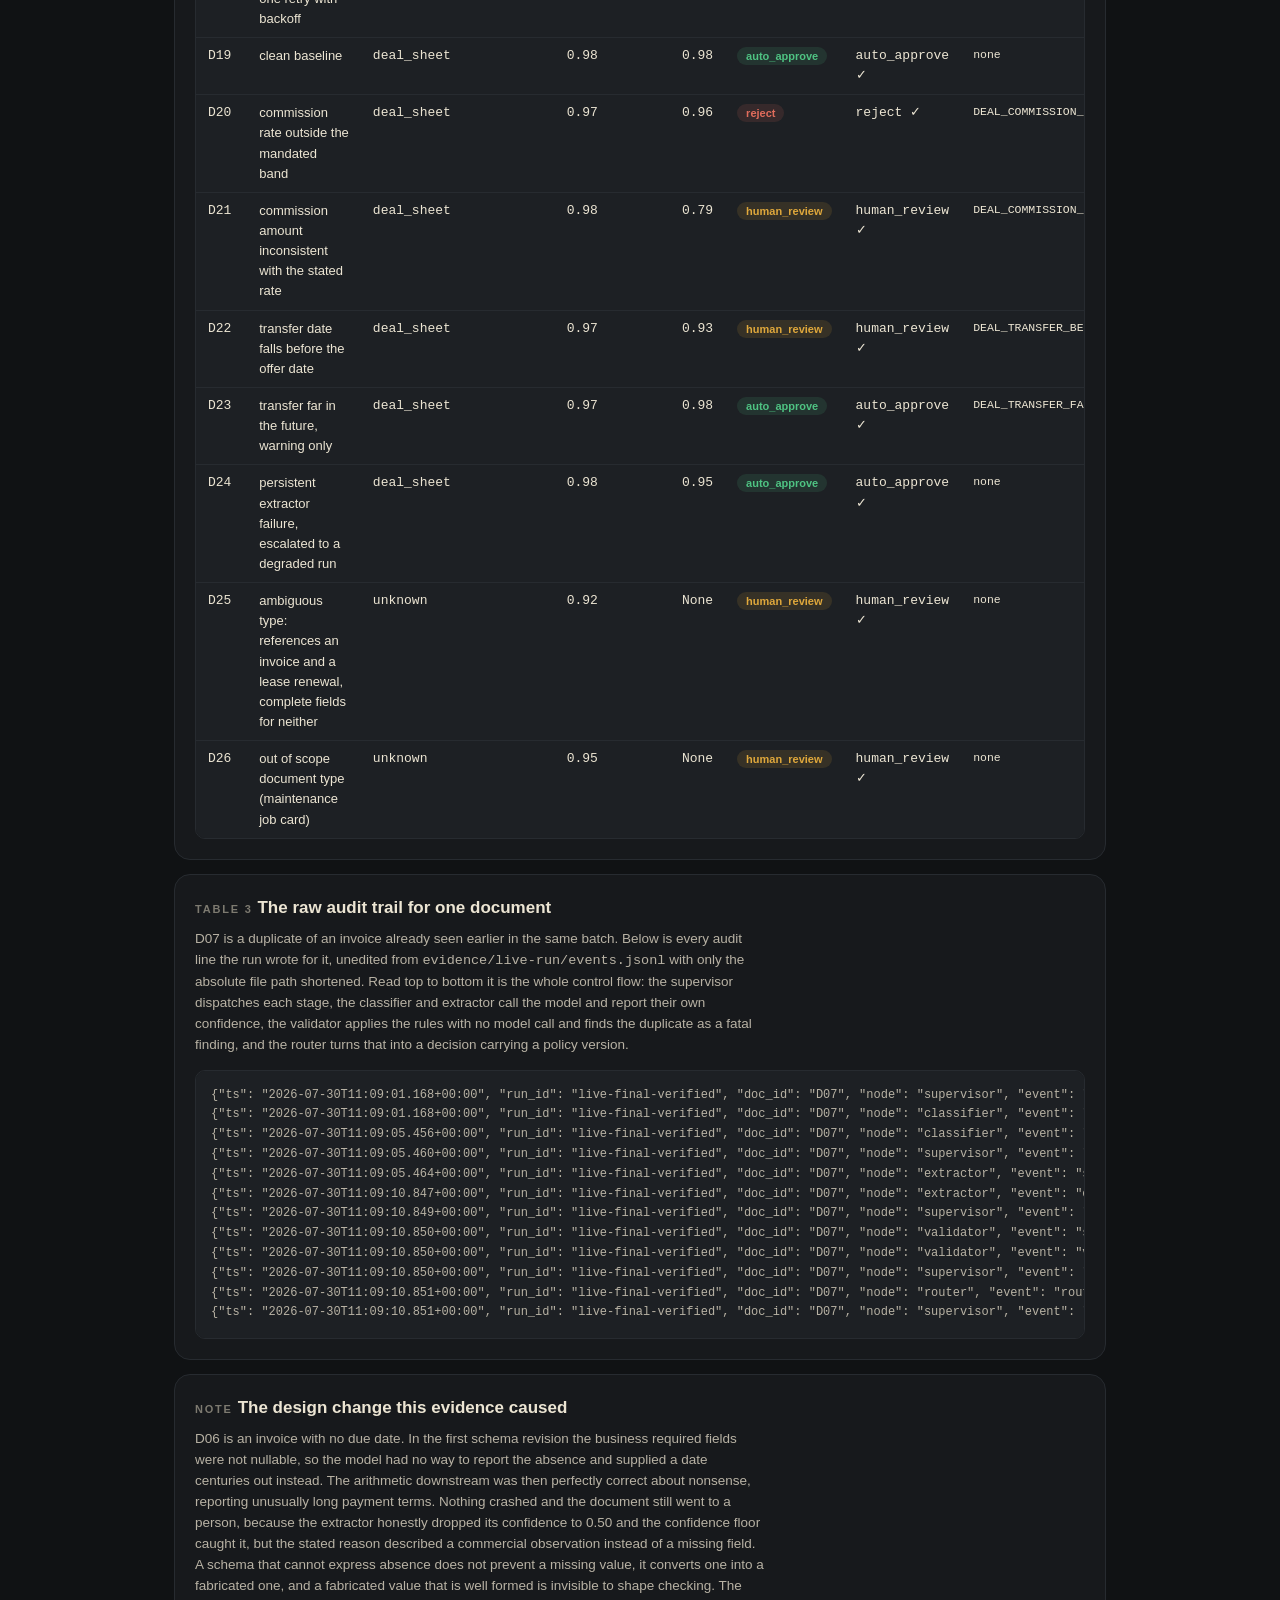
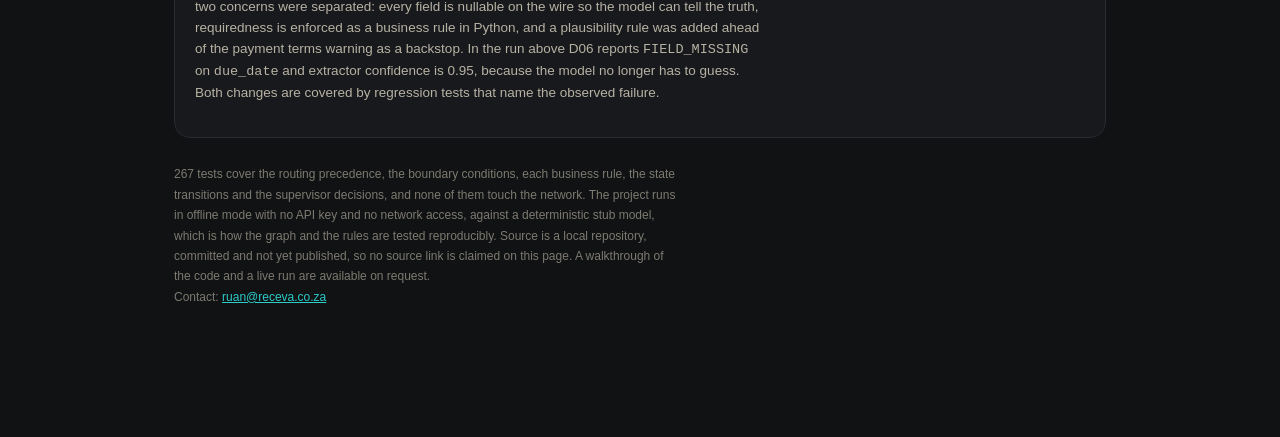
<file: proof/agent-pipeline.html>
<!doctype html>
<html lang="en">
<head>
<meta charset="utf-8">
<meta name="viewport" content="width=device-width,initial-scale=1">
<title>Agent pipeline. Real multi agent run output. Ruan Grobler</title>
<meta name="description" content="Proof page. A LangGraph multi agent document triage pipeline scored over 26 synthetic documents, with the raw output of four real runs including live model calls, a scripted fault injection run and a real network fault.">
<meta name="robots" content="noindex">
<link rel="icon" href="data:image/svg+xml,%3Csvg xmlns='http://www.w3.org/2000/svg' viewBox='0 0 64 64'%3E%3Crect width='64' height='64' rx='14' fill='%23101214'/%3E%3Ctext x='32' y='45' font-size='36' font-family='Georgia,serif' fill='%232cccc8' text-anchor='middle'%3ER%3C/text%3E%3C/svg%3E">
<style>
  /* Palette mirrors impact-portfolio/index.html :root exactly. */
  :root{
    color-scheme:dark;
    --bg:#101214; --card:#17191c; --card2:#1d2024; --border:#272b30; --border2:#343a41;
    --ink:#ece5d3; --soft:#b8b2a4; --mut:#7d7a70; --teal:#2cccc8;
    --amber:#e0a83c; --red:#e06c5c; --green:#4fc383; --max:980px;
  }
  *{box-sizing:border-box;margin:0;padding:0}
  html{-webkit-text-size-adjust:100%}
  body{background:var(--bg);color:var(--ink);
    font:15px/1.55 -apple-system,BlinkMacSystemFont,'Segoe UI',Helvetica,Arial,sans-serif;
    padding-bottom:70px;overflow-x:hidden}
  a{color:var(--teal)}
  :focus-visible{outline:2px solid var(--teal);outline-offset:3px;border-radius:8px}
  .wrap{max-width:var(--max);margin:0 auto;padding:34px 24px 60px}
  .proofbar{display:flex;flex-wrap:wrap;gap:10px;align-items:center;margin:0 0 26px}
  .btn{display:inline-flex;align-items:center;gap:8px;border-radius:999px;
    padding:9px 17px;font-size:13.5px;font-weight:600;text-decoration:none;
    border:1px solid var(--border2);color:var(--ink);background:var(--card);
    transition:border-color .15s,transform .15s}
  .btn:hover{transform:translateY(-1px);border-color:var(--teal)}
  .verified{font-size:12px;color:var(--mut);margin-left:auto}
  .verified b{color:var(--green);font-weight:700}
  .eyebrow{color:var(--teal);font-size:11px;letter-spacing:2.5px;text-transform:uppercase;
    font-weight:700;margin:0 0 10px}
  h1{font-family:Georgia,'Times New Roman',serif;letter-spacing:.2px;
    font-size:38px;font-weight:400;line-height:1.08;margin:0 0 10px}
  .lede{font-size:16px;color:var(--soft);margin:0 0 22px;max-width:74ch}
  .lede b{color:var(--ink)}
  .meta{display:flex;flex-wrap:wrap;gap:6px;margin:0 0 24px;padding:0;list-style:none}
  .meta li{font-size:12px;border:1px solid var(--border2);color:var(--soft);
    border-radius:999px;padding:4px 11px;line-height:1.4;
    font-family:ui-monospace,SFMono-Regular,Menlo,Consolas,monospace}
  .note{font-size:13.5px;color:var(--soft);border-left:3px solid var(--teal);
    padding:8px 0 8px 14px;margin:0 0 26px;max-width:76ch}
  .note strong{color:var(--ink)}
  .card{background:var(--card);border:1px solid var(--border);border-radius:16px;
    padding:20px;margin:0 0 14px}
  h2{font-size:11px;text-transform:uppercase;letter-spacing:1.8px;color:var(--mut);
    margin:0 0 8px;font-weight:700}
  h2 .t{color:var(--ink);text-transform:none;letter-spacing:0;font-weight:600;font-size:17px}
  .purpose{margin:0 0 14px;color:var(--soft);font-size:13.5px;max-width:76ch}
  pre{margin:0;padding:15px;background:var(--card2);border:1px solid var(--border);
    border-radius:10px;overflow-x:auto;
    font:12px/1.65 ui-monospace,SFMono-Regular,Menlo,Consolas,monospace;color:var(--soft)}
  .tw{overflow-x:auto;border:1px solid var(--border);border-radius:10px;background:var(--card2)}
  table{border-collapse:collapse;width:100%;font-size:13px}
  th,td{padding:8px 12px;text-align:left;border-bottom:1px solid var(--border);
    vertical-align:top}
  th{font-size:10.5px;letter-spacing:1.3px;text-transform:uppercase;color:var(--mut);
    font-weight:700;white-space:nowrap}
  tr:last-child td{border-bottom:none}
  td.num,th.num{text-align:right;white-space:nowrap;
    font-family:ui-monospace,SFMono-Regular,Menlo,Consolas,monospace}
  .mono{font-family:ui-monospace,SFMono-Regular,Menlo,Consolas,monospace}
  .small{font-size:11.5px}
  .mut{color:var(--mut)}
  .dec{font-size:11px;font-weight:700;padding:3px 9px;border-radius:999px;white-space:nowrap}
  .dec.ok{background:rgba(79,195,131,.13);color:var(--green)}
  .dec.warn{background:rgba(224,168,60,.13);color:var(--amber)}
  .dec.bad{background:rgba(224,108,92,.13);color:var(--red)}
  footer{color:var(--mut);font-size:12px;line-height:1.7;margin-top:26px;max-width:76ch}
  @media(max-width:720px){
    .wrap{padding:22px 16px 50px}
    h1{font-size:29px}
  }
</style>
</head>
<body>
<div class="wrap">

  <div class="proofbar">
    <a class="btn" href="../index.html">&#8592;&nbsp; Back to the portfolio</a>
    <span class="verified"><b>Real run output.</b> Generated from the committed evidence files, not typed by hand.</span>
  </div>

  <p class="eyebrow">Proof page. Multi agent orchestration.</p>
  <h1>A multi agent document triage pipeline, and the runs that scored it.</h1>
  <p class="lede">Four agents (classifier, extractor, validator, router) plus a supervisor that owns
  retry, escalation and graceful degradation, wired as a <b>LangGraph</b> state graph in Python. Every
  document ends with a decision, a written reason and an audit trail. The tables below are read
  directly out of the committed run files, so what you see is what the run produced.</p>

  <ul class="meta">
    <li>mode: live</li><li>anthropic:claude-opus-5:effort=low</li><li>26 documents</li><li>50 model calls</li><li>84,258 input tokens</li><li>5,672 output tokens</li><li>301 audit events</li><li>266.32s wall clock</li><li>retries 0, degraded 0</li><li>policy version 2026.07.1</li>
  </ul>

  <p class="note"><strong>What is real and what is not.</strong> The pipeline, the model calls and every
  number on this page are real. The 26 input documents are <strong>synthetic</strong>, generated by a
  script in the repo, and every email address in them is on a <code>.example</code> domain. There is no
  real company, person, supplier, tenant or deal anywhere in the project. Accuracy figures are measured
  against that synthetic corpus, which was written alongside the rules, so they show the pipeline does
  what it says on data of this shape. They are not a claim about real supplier invoices.</p>

  <p class="note"><strong>Which framework, stated plainly.</strong> LangGraph is genuinely imported and
  used (<code>StateGraph</code>, a typed state schema, conditional edges and a cyclic edge back to the
  supervisor). Model calls go straight to the Anthropic SDK with a JSON schema structured output
  contract. LangChain chat wrappers are <strong>not</strong> used, and CrewAI and AutoGen are not
  installed, not imported and not claimed.</p>

  <div class="card">
    <h2>Table 1 <span class="t">Four runs, scored against the manifest</span></h2>
    <p class="purpose">The live and the offline run reach the same 13 / 9 / 4 split and give the same
    stated reason on every document, because the rules and the routing are pure functions of the
    extracted fields. The model can only influence classification and extraction. The last row is an
    earlier revision kept on purpose: the provider connection dropped mid run, so the degradation path
    fired on a real fault rather than a scripted one. It disagrees with the manifest by design, because
    11 documents were marked degraded and sent to a person instead of being auto approved on data the
    pipeline could not read.</p>
    <div class="tw"><table>
      <thead><tr>
        <th>Run</th><th>Mode</th><th>Model</th><th class="num">Docs</th>
        <th class="num">Approve / review / reject</th><th class="num">Retries / degraded</th>
        <th class="num">Agreement</th><th class="num">Wall clock</th>
      </tr></thead>
      <tbody>
<tr><td>Live run. Real model calls.<div class="small mut mono">evidence/live-run/</div></td><td class="mono">live</td><td class="mono small">anthropic:claude-opus-5:effort=low</td><td class="num">26</td><td class="num">13 / 9 / 4</td><td class="num">0 / 0</td><td class="num">100.0%</td><td class="num">266.32s</td></tr>
<tr><td>Offline run. Deterministic stub model.<div class="small mut mono">evidence/offline-run/</div></td><td class="mono">stubbed</td><td class="mono small">stub:label-parser</td><td class="num">26</td><td class="num">13 / 9 / 4</td><td class="num">0 / 0</td><td class="num">100.0%</td><td class="num">0.08s</td></tr>
<tr><td>Fault injection run. Scripted failures.<div class="small mut mono">evidence/fault-injection-run/</div></td><td class="mono">stubbed</td><td class="mono small">faults(stub:label-parser)</td><td class="num">26</td><td class="num">12 / 10 / 4</td><td class="num">3 / 1</td><td class="num">100.0%</td><td class="num">2.09s</td></tr>
<tr><td>Earlier revision. A real network fault.<div class="small mut mono">evidence/live-network-degradation/</div></td><td class="mono">live</td><td class="mono small">anthropic:claude-opus-5:effort=low</td><td class="num">26</td><td class="num">7 / 16 / 3</td><td class="num">22 / 11</td><td class="num">73.1%</td><td class="num">306.68s</td></tr>
      </tbody>
    </table></div>
  </div>

  <div class="card">
    <h2>Table 2 <span class="t">Every document in the live run</span></h2>
    <p class="purpose">All 26 documents from the live run: what the classifier decided, what the
    extractor reported for its own confidence, which business rules fired, and the routing decision
    against the expected one from the ground truth manifest. Type accuracy is scored over 25, not 26,
    because D25 is deliberately ambiguous and the manifest asserts no single correct type for it.</p>
    <div class="tw"><table>
      <thead><tr>
        <th>Doc</th><th>Hard case</th><th>Type</th><th class="num">Type conf</th>
        <th class="num">Extract conf</th><th>Decision</th><th>Expected</th><th>Rule codes</th>
      </tr></thead>
      <tbody>
<tr><td class="mono">D01</td><td>clean baseline</td><td class="mono">invoice</td><td class="num">0.98</td><td class="num">0.97</td><td><span class="dec ok">auto_approve</span></td><td class="mono">auto_approve &#10003;</td><td class="mono small">none</td></tr>
<tr><td class="mono">D02</td><td>due date stated as payment terms, not a date</td><td class="mono">invoice</td><td class="num">0.97</td><td class="num">0.97</td><td><span class="dec ok">auto_approve</span></td><td class="mono">auto_approve &#10003;</td><td class="mono small">none</td></tr>
<tr><td class="mono">D03</td><td>long form dates</td><td class="mono">invoice</td><td class="num">0.98</td><td class="num">0.95</td><td><span class="dec ok">auto_approve</span></td><td class="mono">auto_approve &#10003;</td><td class="mono small">none</td></tr>
<tr><td class="mono">D04</td><td>total does not equal subtotal plus tax</td><td class="mono">invoice</td><td class="num">0.98</td><td class="num">0.82</td><td><span class="dec warn">human_review</span></td><td class="mono">human_review &#10003;</td><td class="mono small">INV_TOTAL_MISMATCH</td></tr>
<tr><td class="mono">D05</td><td>above the auto approve limit</td><td class="mono">invoice</td><td class="num">0.98</td><td class="num">0.96</td><td><span class="dec warn">human_review</span></td><td class="mono">human_review &#10003;</td><td class="mono small">INV_ABOVE_AUTO_APPROVE_LIMIT</td></tr>
<tr><td class="mono">D06</td><td>required field absent (no due date, no terms)</td><td class="mono">invoice</td><td class="num">0.97</td><td class="num">0.95</td><td><span class="dec warn">human_review</span></td><td class="mono">human_review &#10003;</td><td class="mono small">FIELD_MISSING</td></tr>
<tr><td class="mono">D07</td><td>duplicate submission of an invoice already in this batch</td><td class="mono">invoice</td><td class="num">0.95</td><td class="num">0.97</td><td><span class="dec bad">reject</span></td><td class="mono">reject &#10003;</td><td class="mono small">DUPLICATE_SUBMISSION</td></tr>
<tr><td class="mono">D08</td><td>due date falls before the invoice date</td><td class="mono">invoice</td><td class="num">0.96</td><td class="num">0.9</td><td><span class="dec warn">human_review</span></td><td class="mono">human_review &#10003;</td><td class="mono small">INV_DUE_BEFORE_ISSUE</td></tr>
<tr><td class="mono">D09</td><td>negative amounts (credit note in a payables only queue)</td><td class="mono">invoice</td><td class="num">0.9</td><td class="num">0.93</td><td><span class="dec bad">reject</span></td><td class="mono">reject &#10003;</td><td class="mono small">INV_AMOUNT_NOT_POSITIVE, INV_AMOUNT_NOT_POSITIVE, INV_AMOUNT_NOT_POSITIVE</td></tr>
<tr><td class="mono">D10</td><td>numeric dates in day/month/year order</td><td class="mono">invoice</td><td class="num">0.98</td><td class="num">0.95</td><td><span class="dec ok">auto_approve</span></td><td class="mono">auto_approve &#10003;</td><td class="mono small">none</td></tr>
<tr><td class="mono">D11</td><td>clean baseline</td><td class="mono">lease_application</td><td class="num">0.98</td><td class="num">0.98</td><td><span class="dec ok">auto_approve</span></td><td class="mono">auto_approve &#10003;</td><td class="mono small">none</td></tr>
<tr><td class="mono">D12</td><td>affordability inside the ceiling but tight, warning only</td><td class="mono">lease_application</td><td class="num">0.97</td><td class="num">0.95</td><td><span class="dec ok">auto_approve</span></td><td class="mono">auto_approve &#10003;</td><td class="mono small">LSE_AFFORDABILITY_TIGHT</td></tr>
<tr><td class="mono">D13</td><td>value out of policy range (rent to income far above ceiling)</td><td class="mono">lease_application</td><td class="num">0.97</td><td class="num">0.98</td><td><span class="dec bad">reject</span></td><td class="mono">reject &#10003;</td><td class="mono small">LSE_AFFORDABILITY_BREACH</td></tr>
<tr><td class="mono">D14</td><td>required field absent (income not stated)</td><td class="mono">lease_application</td><td class="num">0.93</td><td class="num">0.95</td><td><span class="dec warn">human_review</span></td><td class="mono">human_review &#10003;</td><td class="mono small">FIELD_MISSING</td></tr>
<tr><td class="mono">D15</td><td>clean, longer term</td><td class="mono">lease_application</td><td class="num">0.97</td><td class="num">0.97</td><td><span class="dec ok">auto_approve</span></td><td class="mono">auto_approve &#10003;</td><td class="mono small">none</td></tr>
<tr><td class="mono">D16</td><td>self employed, income proof warning, still clears</td><td class="mono">lease_application</td><td class="num">0.96</td><td class="num">0.97</td><td><span class="dec ok">auto_approve</span></td><td class="mono">auto_approve &#10003;</td><td class="mono small">LSE_INCOME_PROOF_REQUIRED</td></tr>
<tr><td class="mono">D17</td><td>affordability lands exactly on the 33 percent ceiling, boundary case</td><td class="mono">lease_application</td><td class="num">0.97</td><td class="num">0.98</td><td><span class="dec ok">auto_approve</span></td><td class="mono">auto_approve &#10003;</td><td class="mono small">LSE_AFFORDABILITY_TIGHT</td></tr>
<tr><td class="mono">D18</td><td>transient extractor failure, recovered by one retry with backoff</td><td class="mono">lease_application</td><td class="num">0.96</td><td class="num">0.97</td><td><span class="dec ok">auto_approve</span></td><td class="mono">auto_approve &#10003;</td><td class="mono small">LSE_INCOME_PROOF_REQUIRED</td></tr>
<tr><td class="mono">D19</td><td>clean baseline</td><td class="mono">deal_sheet</td><td class="num">0.98</td><td class="num">0.98</td><td><span class="dec ok">auto_approve</span></td><td class="mono">auto_approve &#10003;</td><td class="mono small">none</td></tr>
<tr><td class="mono">D20</td><td>commission rate outside the mandated band</td><td class="mono">deal_sheet</td><td class="num">0.97</td><td class="num">0.96</td><td><span class="dec bad">reject</span></td><td class="mono">reject &#10003;</td><td class="mono small">DEAL_COMMISSION_RATE_OUT_OF_BAND</td></tr>
<tr><td class="mono">D21</td><td>commission amount inconsistent with the stated rate</td><td class="mono">deal_sheet</td><td class="num">0.98</td><td class="num">0.79</td><td><span class="dec warn">human_review</span></td><td class="mono">human_review &#10003;</td><td class="mono small">DEAL_COMMISSION_MISMATCH</td></tr>
<tr><td class="mono">D22</td><td>transfer date falls before the offer date</td><td class="mono">deal_sheet</td><td class="num">0.97</td><td class="num">0.93</td><td><span class="dec warn">human_review</span></td><td class="mono">human_review &#10003;</td><td class="mono small">DEAL_TRANSFER_BEFORE_OFFER</td></tr>
<tr><td class="mono">D23</td><td>transfer far in the future, warning only</td><td class="mono">deal_sheet</td><td class="num">0.97</td><td class="num">0.98</td><td><span class="dec ok">auto_approve</span></td><td class="mono">auto_approve &#10003;</td><td class="mono small">DEAL_TRANSFER_FAR_OUT</td></tr>
<tr><td class="mono">D24</td><td>persistent extractor failure, escalated to a degraded run</td><td class="mono">deal_sheet</td><td class="num">0.98</td><td class="num">0.95</td><td><span class="dec ok">auto_approve</span></td><td class="mono">auto_approve &#10003;</td><td class="mono small">none</td></tr>
<tr><td class="mono">D25</td><td>ambiguous type: references an invoice and a lease renewal, complete fields for neither</td><td class="mono">unknown</td><td class="num">0.92</td><td class="num">None</td><td><span class="dec warn">human_review</span></td><td class="mono">human_review &#10003;</td><td class="mono small">none</td></tr>
<tr><td class="mono">D26</td><td>out of scope document type (maintenance job card)</td><td class="mono">unknown</td><td class="num">0.95</td><td class="num">None</td><td><span class="dec warn">human_review</span></td><td class="mono">human_review &#10003;</td><td class="mono small">none</td></tr>
      </tbody>
    </table></div>
  </div>

  <div class="card">
    <h2>Table 3 <span class="t">The raw audit trail for one document</span></h2>
    <p class="purpose">D07 is a duplicate of an invoice already seen earlier in the same batch. Below is
    every audit line the run wrote for it, unedited from <code>evidence/live-run/events.jsonl</code>
    with only the absolute file path shortened. Read top to bottom it is the whole control flow: the
    supervisor dispatches each stage, the classifier and extractor call the model and report their own
    confidence, the validator applies the rules with no model call and finds the duplicate as a fatal
    finding, and the router turns that into a decision carrying a policy version.</p>
    <pre>{&quot;ts&quot;: &quot;2026-07-30T11:09:01.168+00:00&quot;, &quot;run_id&quot;: &quot;live-final-verified&quot;, &quot;doc_id&quot;: &quot;D07&quot;, &quot;node&quot;: &quot;supervisor&quot;, &quot;event&quot;: &quot;dispatch&quot;, &quot;detail&quot;: {&quot;target&quot;: &quot;classify&quot;, &quot;delay_s&quot;: 0.0, &quot;note&quot;: &quot;dispatching classify&quot;, &quot;attempts&quot;: {}, &quot;degraded&quot;: false}}
{&quot;ts&quot;: &quot;2026-07-30T11:09:01.168+00:00&quot;, &quot;run_id&quot;: &quot;live-final-verified&quot;, &quot;doc_id&quot;: &quot;D07&quot;, &quot;node&quot;: &quot;classifier&quot;, &quot;event&quot;: &quot;start&quot;, &quot;attempt&quot;: 1, &quot;detail&quot;: {&quot;model&quot;: &quot;anthropic:claude-opus-5:effort=low&quot;}}
{&quot;ts&quot;: &quot;2026-07-30T11:09:05.456+00:00&quot;, &quot;run_id&quot;: &quot;live-final-verified&quot;, &quot;doc_id&quot;: &quot;D07&quot;, &quot;node&quot;: &quot;classifier&quot;, &quot;event&quot;: &quot;classified&quot;, &quot;attempt&quot;: 1, &quot;detail&quot;: {&quot;doc_type&quot;: &quot;invoice&quot;, &quot;confidence&quot;: 0.95, &quot;reason&quot;: &quot;The email embeds a full tax invoice with invoice number INV-2201, dates, line item, VAT and total due of R8 050.00.&quot;, &quot;usage&quot;: {&quot;model&quot;: &quot;claude-opus-5&quot;, &quot;input_tokens&quot;: 981, &quot;output_tokens&quot;: 71, &quot;latency_ms&quot;: 4287}}}
{&quot;ts&quot;: &quot;2026-07-30T11:09:05.460+00:00&quot;, &quot;run_id&quot;: &quot;live-final-verified&quot;, &quot;doc_id&quot;: &quot;D07&quot;, &quot;node&quot;: &quot;supervisor&quot;, &quot;event&quot;: &quot;dispatch&quot;, &quot;detail&quot;: {&quot;target&quot;: &quot;extract&quot;, &quot;delay_s&quot;: 0.0, &quot;note&quot;: &quot;dispatching extract&quot;, &quot;attempts&quot;: {&quot;classify&quot;: 1}, &quot;degraded&quot;: false}}
{&quot;ts&quot;: &quot;2026-07-30T11:09:05.464+00:00&quot;, &quot;run_id&quot;: &quot;live-final-verified&quot;, &quot;doc_id&quot;: &quot;D07&quot;, &quot;node&quot;: &quot;extractor&quot;, &quot;event&quot;: &quot;start&quot;, &quot;attempt&quot;: 1, &quot;detail&quot;: {&quot;doc_type&quot;: &quot;invoice&quot;, &quot;model&quot;: &quot;anthropic:claude-opus-5:effort=low&quot;}}
{&quot;ts&quot;: &quot;2026-07-30T11:09:10.847+00:00&quot;, &quot;run_id&quot;: &quot;live-final-verified&quot;, &quot;doc_id&quot;: &quot;D07&quot;, &quot;node&quot;: &quot;extractor&quot;, &quot;event&quot;: &quot;extracted&quot;, &quot;attempt&quot;: 1, &quot;detail&quot;: {&quot;doc_type&quot;: &quot;invoice&quot;, &quot;confidence&quot;: 0.97, &quot;fields_populated&quot;: 11, &quot;fields_requested&quot;: 11, &quot;usage&quot;: {&quot;model&quot;: &quot;claude-opus-5&quot;, &quot;input_tokens&quot;: 2734, &quot;output_tokens&quot;: 166, &quot;latency_ms&quot;: 5382}}}
{&quot;ts&quot;: &quot;2026-07-30T11:09:10.849+00:00&quot;, &quot;run_id&quot;: &quot;live-final-verified&quot;, &quot;doc_id&quot;: &quot;D07&quot;, &quot;node&quot;: &quot;supervisor&quot;, &quot;event&quot;: &quot;dispatch&quot;, &quot;detail&quot;: {&quot;target&quot;: &quot;validate&quot;, &quot;delay_s&quot;: 0.0, &quot;note&quot;: &quot;dispatching validate&quot;, &quot;attempts&quot;: {&quot;classify&quot;: 1, &quot;extract&quot;: 1}, &quot;degraded&quot;: false}}
{&quot;ts&quot;: &quot;2026-07-30T11:09:10.850+00:00&quot;, &quot;run_id&quot;: &quot;live-final-verified&quot;, &quot;doc_id&quot;: &quot;D07&quot;, &quot;node&quot;: &quot;validator&quot;, &quot;event&quot;: &quot;start&quot;, &quot;attempt&quot;: 1, &quot;detail&quot;: {&quot;doc_type&quot;: &quot;invoice&quot;}}
{&quot;ts&quot;: &quot;2026-07-30T11:09:10.850+00:00&quot;, &quot;run_id&quot;: &quot;live-final-verified&quot;, &quot;doc_id&quot;: &quot;D07&quot;, &quot;node&quot;: &quot;validator&quot;, &quot;event&quot;: &quot;validated&quot;, &quot;attempt&quot;: 1, &quot;detail&quot;: {&quot;passed&quot;: false, &quot;severity_counts&quot;: {&quot;fatal&quot;: 1}, &quot;findings&quot;: [{&quot;code&quot;: &quot;DUPLICATE_SUBMISSION&quot;, &quot;severity&quot;: &quot;fatal&quot;, &quot;message&quot;: &quot;Same business key as document D01, already processed in this run.&quot;, &quot;field&quot;: null}], &quot;policy_version&quot;: &quot;2026.07.1&quot;}}
{&quot;ts&quot;: &quot;2026-07-30T11:09:10.850+00:00&quot;, &quot;run_id&quot;: &quot;live-final-verified&quot;, &quot;doc_id&quot;: &quot;D07&quot;, &quot;node&quot;: &quot;supervisor&quot;, &quot;event&quot;: &quot;dispatch&quot;, &quot;detail&quot;: {&quot;target&quot;: &quot;route&quot;, &quot;delay_s&quot;: 0.0, &quot;note&quot;: &quot;dispatching route&quot;, &quot;attempts&quot;: {&quot;classify&quot;: 1, &quot;extract&quot;: 1, &quot;validate&quot;: 1}, &quot;degraded&quot;: false}}
{&quot;ts&quot;: &quot;2026-07-30T11:09:10.851+00:00&quot;, &quot;run_id&quot;: &quot;live-final-verified&quot;, &quot;doc_id&quot;: &quot;D07&quot;, &quot;node&quot;: &quot;router&quot;, &quot;event&quot;: &quot;routed&quot;, &quot;attempt&quot;: 1, &quot;detail&quot;: {&quot;decision&quot;: &quot;reject&quot;, &quot;reasons&quot;: [&quot;DUPLICATE_SUBMISSION: Same business key as document D01, already processed in this run.&quot;], &quot;policy_version&quot;: &quot;2026.07.1&quot;, &quot;confidence&quot;: 0.95, &quot;degraded&quot;: false}}
{&quot;ts&quot;: &quot;2026-07-30T11:09:10.851+00:00&quot;, &quot;run_id&quot;: &quot;live-final-verified&quot;, &quot;doc_id&quot;: &quot;D07&quot;, &quot;node&quot;: &quot;supervisor&quot;, &quot;event&quot;: &quot;finish&quot;, &quot;detail&quot;: {&quot;target&quot;: null, &quot;delay_s&quot;: 0.0, &quot;note&quot;: &quot;all stages complete&quot;, &quot;attempts&quot;: {&quot;classify&quot;: 1, &quot;extract&quot;: 1, &quot;validate&quot;: 1, &quot;route&quot;: 1}, &quot;degraded&quot;: false}}</pre>
  </div>

  <div class="card">
    <h2>Note <span class="t">The design change this evidence caused</span></h2>
    <p class="purpose">D06 is an invoice with no due date. In the first schema revision the business
    required fields were not nullable, so the model had no way to report the absence and supplied a date
    centuries out instead. The arithmetic downstream was then perfectly correct about nonsense, reporting
    unusually long payment terms. Nothing crashed and the document still went to a person, because the
    extractor honestly dropped its confidence to 0.50 and the confidence floor caught it, but the stated
    reason described a commercial observation instead of a missing field. A schema that cannot express
    absence does not prevent a missing value, it converts one into a fabricated one, and a fabricated
    value that is well formed is invisible to shape checking. The two concerns were separated: every
    field is nullable on the wire so the model can tell the truth, requiredness is enforced as a business
    rule in Python, and a plausibility rule was added ahead of the payment terms warning as a backstop.
    In the run above D06 reports <code>FIELD_MISSING</code> on <code>due_date</code> and extractor
    confidence is 0.95, because the model no longer has to guess. Both changes are covered by regression
    tests that name the observed failure.</p>
  </div>

  <footer>
    267 tests cover the routing precedence, the boundary conditions, each business rule, the state
    transitions and the supervisor decisions, and none of them touch the network. The project runs in
    offline mode with no API key and no network access, against a deterministic stub model, which is how
    the graph and the rules are tested reproducibly. Source is a local repository, committed and not yet
    published, so no source link is claimed on this page. A walkthrough of the code and a live run are
    available on request.<br>
    Contact: <a href="mailto:ruan@receva.co.za">ruan@receva.co.za</a>
  </footer>

</div>
</body>
</html>
</file>
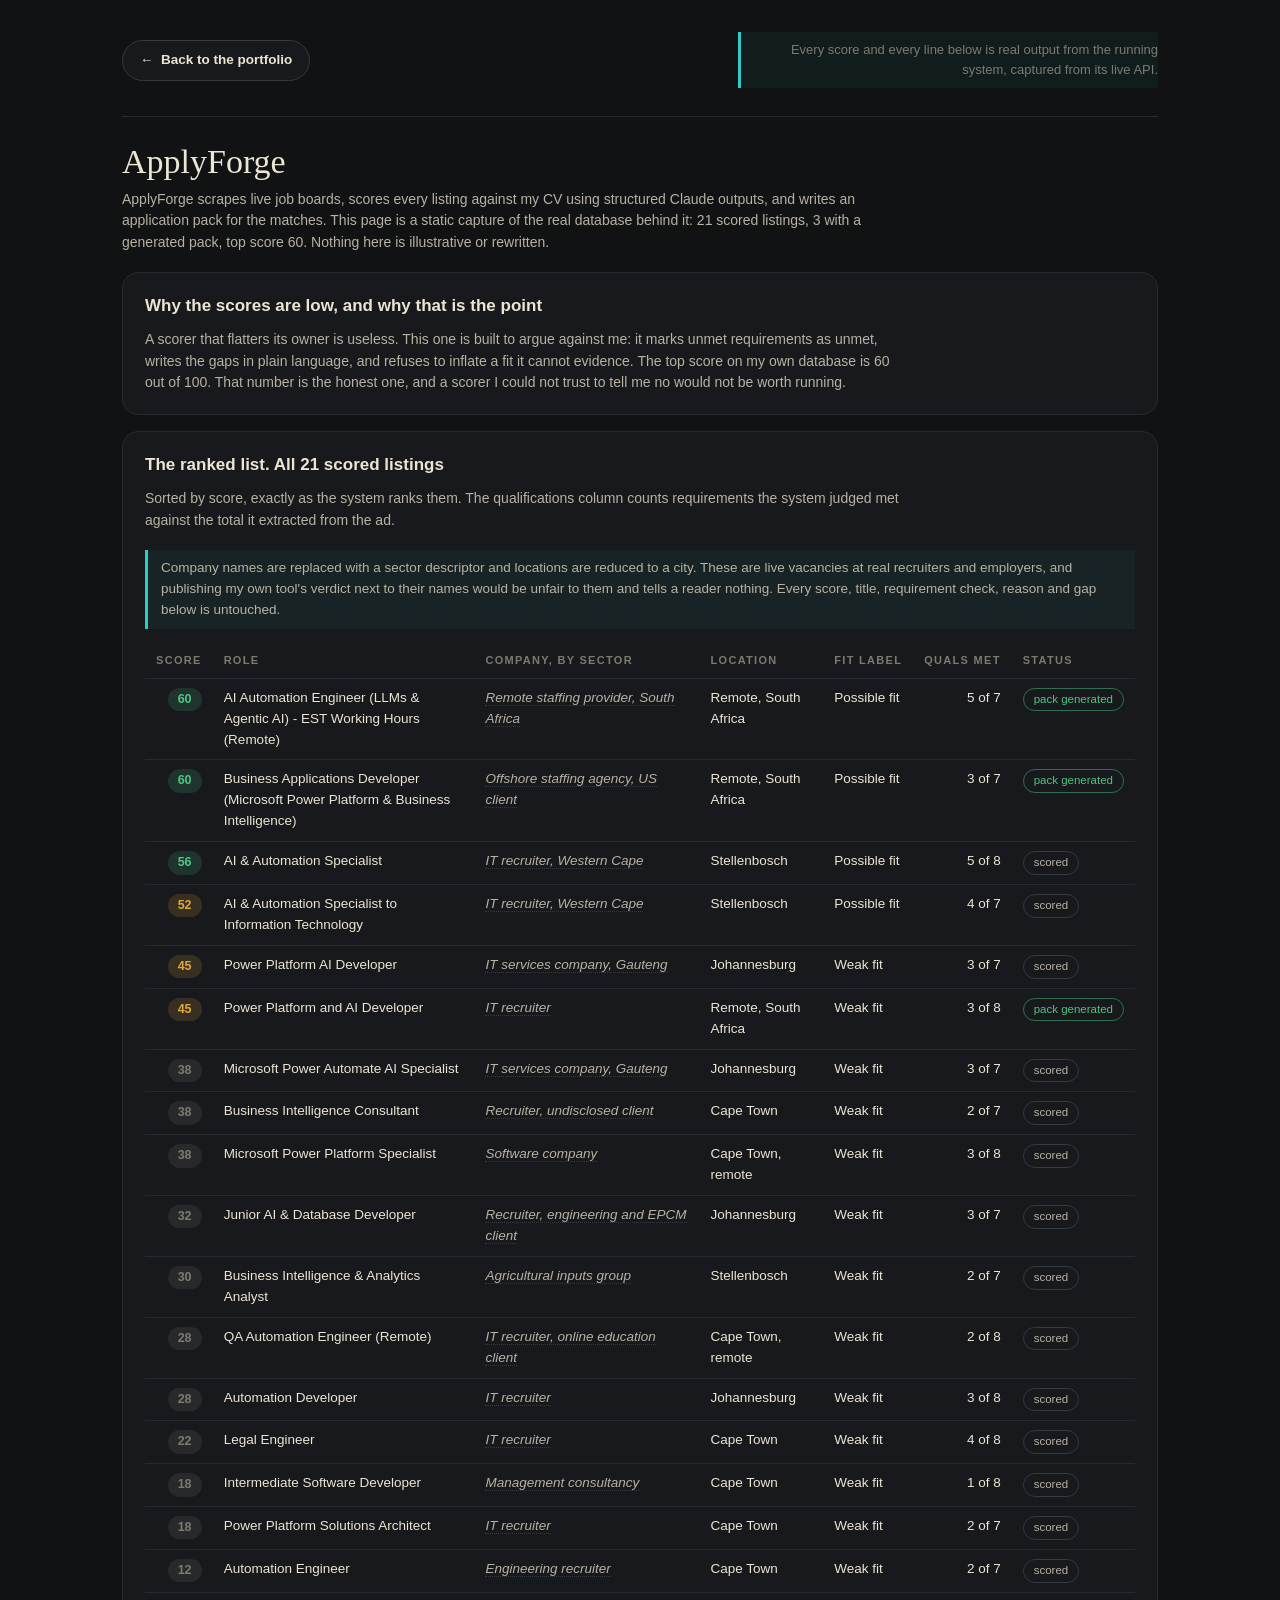
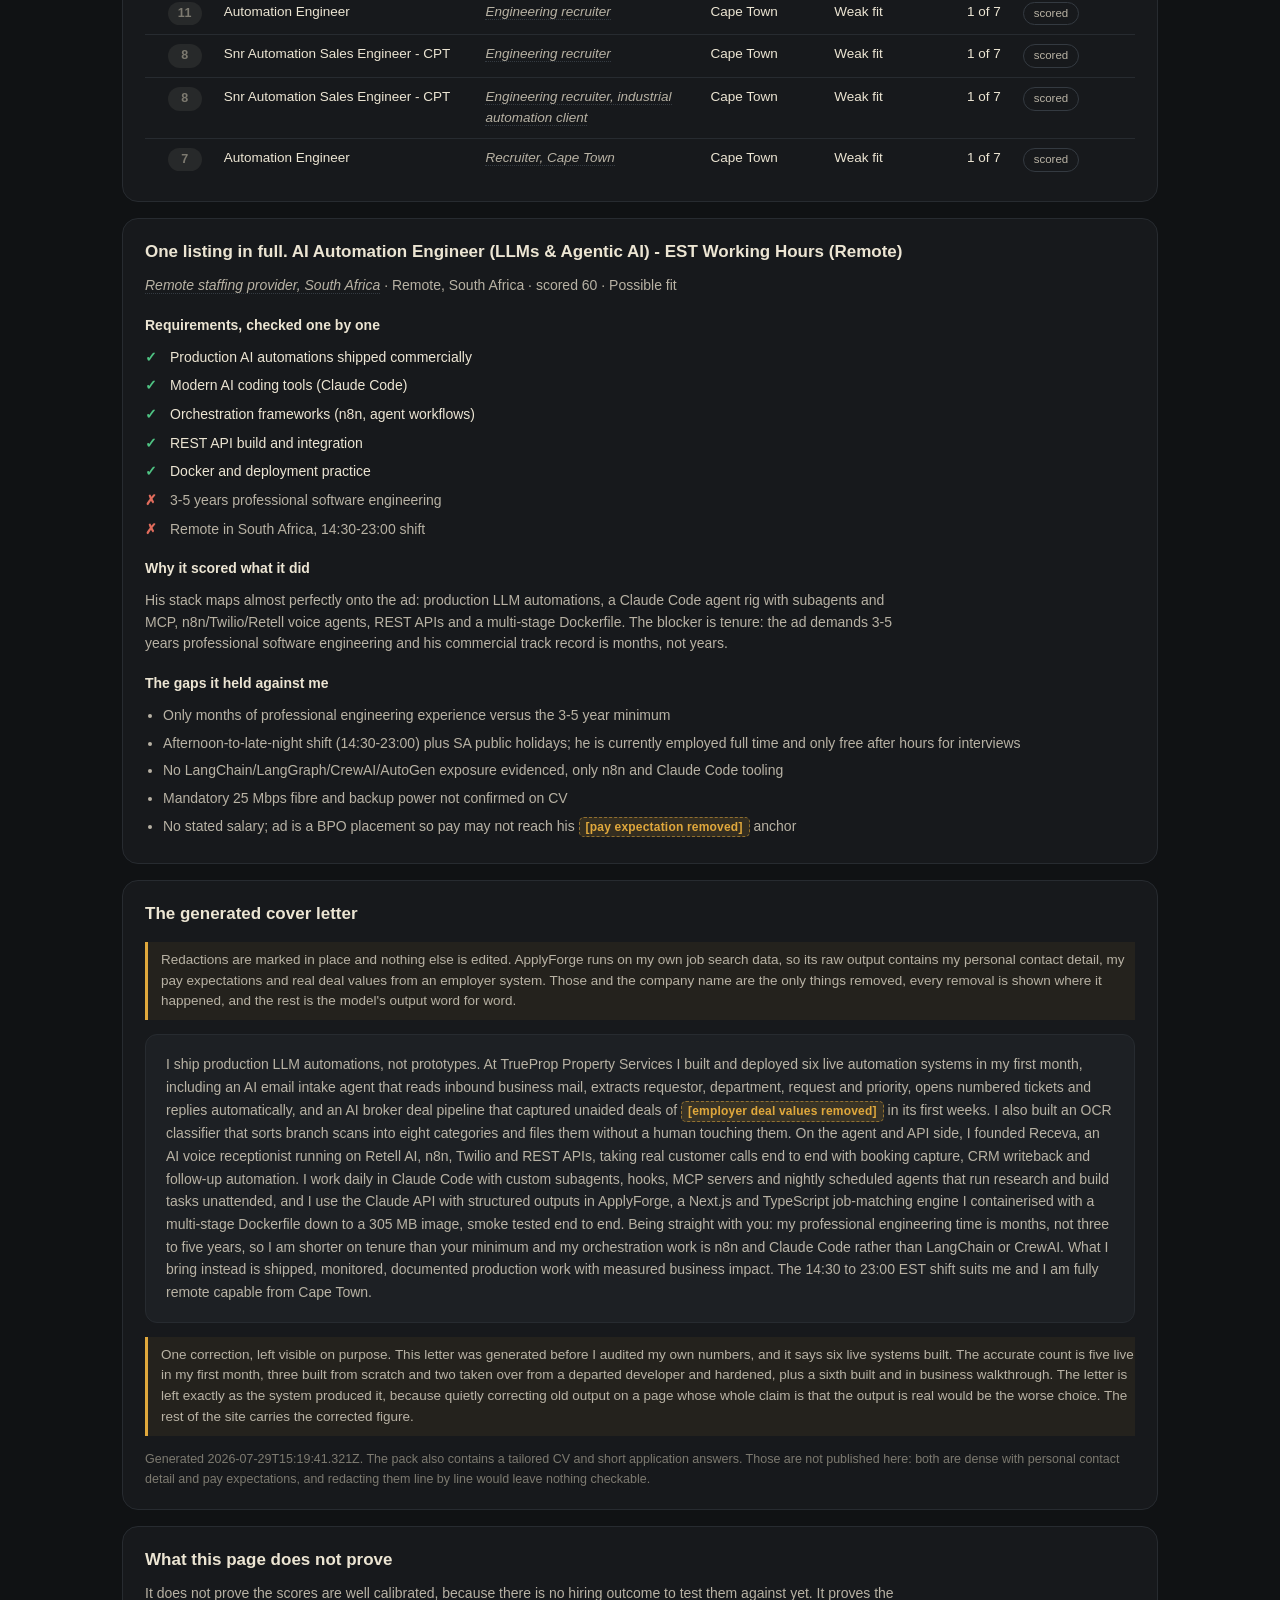
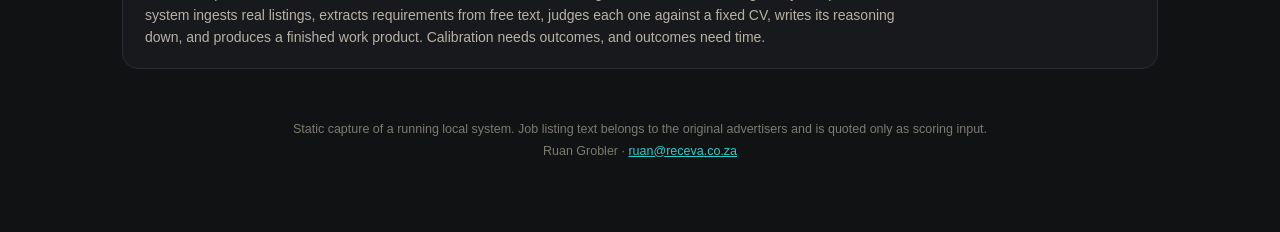
<file: proof/applyforge.html>
<!doctype html>
<html lang="en">
<head>
<meta charset="utf-8">
<meta name="viewport" content="width=device-width, initial-scale=1">
<title>ApplyForge. Real scoring output. Ruan Grobler</title>
<meta name="robots" content="noindex">
<style>
:root{
  --bg:#101214; --card:#17191c; --card2:#1d2024; --border:#272b30;
  --border2:#343a41; --ink:#ece5d3; --soft:#b8b2a4; --mut:#7d7a70;
  --teal:#2cccc8; --amber:#e0a83c; --green:#4fc383; --red:#e06c5c;
  --max:1080px;
}
*{box-sizing:border-box;margin:0;padding:0}
body{background:var(--bg);color:var(--ink);
  font:15px/1.55 -apple-system,BlinkMacSystemFont,'Segoe UI',sans-serif;
  padding-bottom:70px;overflow-x:hidden}
.wrap{max-width:var(--max);margin:0 auto;padding:0 22px}
a{color:var(--teal)}
:focus-visible{outline:2px solid var(--teal);outline-offset:3px;border-radius:8px}
h1{font-family:Georgia,'Times New Roman',serif;font-size:34px;font-weight:400;
  line-height:1.1;margin-bottom:8px}
h2{font-size:17px;margin-bottom:4px}
.bar{display:flex;flex-wrap:wrap;gap:10px;align-items:center;
  padding:18px 0 14px;border-bottom:1px solid var(--border);margin-bottom:26px}
.btn{display:inline-flex;align-items:center;gap:7px;border-radius:999px;
  padding:9px 17px;font-size:13.5px;font-weight:600;text-decoration:none;
  border:1px solid var(--border2);color:var(--ink);background:var(--card)}
.btn:hover{border-color:var(--teal)}
.btn.primary{background:var(--teal);border-color:var(--teal);color:#08302f}
.bar .note{margin-left:auto;color:var(--mut);font-size:13px;max-width:420px;
  text-align:right}
.card{background:var(--card);border:1px solid var(--border);border-radius:16px;
  padding:20px 22px;margin-bottom:16px}
.card > h2{margin-bottom:10px}
.lede{color:var(--soft);font-size:14px;margin-bottom:18px;max-width:760px}
.note{color:var(--soft);font-size:13.5px;border-left:3px solid var(--teal);
  padding:8px 0 8px 13px;margin:14px 0;background:rgba(44,204,200,.05)}
.warn{border-left-color:var(--amber);background:rgba(224,168,60,.06)}
.tablewrap{overflow-x:auto;-webkit-overflow-scrolling:touch}
table{border-collapse:collapse;width:100%;font-size:13.5px;min-width:620px}
th,td{text-align:left;padding:9px 11px;border-bottom:1px solid var(--border);
  vertical-align:top}
th{color:var(--mut);font-size:11px;letter-spacing:1.3px;text-transform:uppercase;
  font-weight:700;white-space:nowrap}
tr:last-child td{border-bottom:0}
td.num{text-align:right;font-variant-numeric:tabular-nums;white-space:nowrap}
.score{display:inline-block;min-width:34px;text-align:center;border-radius:999px;
  padding:2px 9px;font-weight:700;font-size:12.5px}
.s-hi{background:rgba(79,195,131,.16);color:var(--green)}
.s-mid{background:rgba(224,168,60,.16);color:var(--amber)}
.s-lo{background:rgba(125,122,112,.16);color:var(--mut)}
.pill{display:inline-block;border:1px solid var(--border2);color:var(--soft);
  border-radius:999px;padding:2px 10px;font-size:11.5px;white-space:nowrap}
.pill.on{border-color:rgba(79,195,131,.5);color:var(--green)}
ul.q{list-style:none;display:grid;gap:7px;margin:10px 0}
ul.q li{display:flex;gap:9px;align-items:flex-start;font-size:14px}
.tick{flex:0 0 auto;font-weight:700;width:16px}
.met .tick{color:var(--green)}
.unmet .tick{color:var(--red)}
.unmet{color:var(--soft)}
ul.g{margin:10px 0 0 18px;font-size:14px;color:var(--soft)}
ul.g li{margin-bottom:6px}
.letter{background:var(--card2);border:1px solid var(--border);
  border-radius:12px;padding:18px 20px;font-size:14px;line-height:1.62;
  white-space:pre-wrap;color:var(--soft)}
.anon{color:var(--soft);border-bottom:1px dotted var(--border2);
  font-style:italic}
.redact{display:inline-block;background:rgba(224,168,60,.14);
  border:1px dashed rgba(224,168,60,.55);color:var(--amber);
  border-radius:5px;padding:0 6px;font-size:12px;font-weight:600;
  letter-spacing:.2px}
.meta{color:var(--mut);font-size:12.5px;margin-top:10px}
footer{color:var(--mut);font-size:12.5px;text-align:center;padding:34px 22px 0;
  max-width:var(--max);margin:0 auto;line-height:1.7}
@media (max-width:720px){
  h1{font-size:27px}
  .bar .note{margin-left:0;text-align:left;max-width:100%}
  .card{padding:17px 15px;border-radius:14px}
}
</style>
</head>
<body>
<div class="wrap">

<div class="bar">
  <a class="btn" href="../index.html">&#8592;&nbsp; Back to the portfolio</a>
  <span class="note">Every score and every line below is real output from the
  running system, captured from its live API.</span>
</div>

<h1>ApplyForge</h1>
<p class="lede">ApplyForge scrapes live job boards, scores every listing against
my CV using structured Claude outputs, and writes an application pack for the
matches. This page is a static capture of the real database behind it:
21 scored listings, 3 with a generated pack, top score 60.
Nothing here is illustrative or rewritten.</p>

<div class="card">
  <h2>Why the scores are low, and why that is the point</h2>
  <p class="lede" style="margin-bottom:0">A scorer that flatters its owner is
  useless. This one is built to argue against me: it marks unmet requirements as
  unmet, writes the gaps in plain language, and refuses to inflate a fit it
  cannot evidence. The top score on my own database is 60 out of 100. That
  number is the honest one, and a scorer I could not trust to tell me no would
  not be worth running.</p>
</div>

<div class="card">
  <h2>The ranked list. All 21 scored listings</h2>
  <p class="lede">Sorted by score, exactly as the system ranks them. The
  qualifications column counts requirements the system judged met against the
  total it extracted from the ad.</p>
  <div class="note">Company names are replaced with a sector descriptor and
  locations are reduced to a city. These are live vacancies at real recruiters
  and employers, and publishing my own tool's verdict next to their names would
  be unfair to them and tells a reader nothing. Every score, title, requirement
  check, reason and gap below is untouched.</div>
  <div class="tablewrap">
  <table>
    <thead><tr>
      <th>Score</th><th>Role</th><th>Company, by sector</th><th>Location</th>
      <th>Fit label</th><th>Quals met</th><th>Status</th>
    </tr></thead>
    <tbody>
<tr><td class="num"><span class="score s-hi">60</span></td><td>AI Automation Engineer (LLMs &amp; Agentic AI) - EST Working Hours (Remote)</td><td><span class="anon" title="Company name replaced with a sector descriptor">Remote staffing provider, South Africa</span></td><td>Remote, South Africa</td><td>Possible fit</td><td class="num">5 of 7</td><td><span class="pill on">pack generated</span></td></tr>
<tr><td class="num"><span class="score s-hi">60</span></td><td>Business Applications Developer (Microsoft Power Platform &amp; Business Intelligence)</td><td><span class="anon" title="Company name replaced with a sector descriptor">Offshore staffing agency, US client</span></td><td>Remote, South Africa</td><td>Possible fit</td><td class="num">3 of 7</td><td><span class="pill on">pack generated</span></td></tr>
<tr><td class="num"><span class="score s-hi">56</span></td><td>AI &amp; Automation Specialist</td><td><span class="anon" title="Company name replaced with a sector descriptor">IT recruiter, Western Cape</span></td><td>Stellenbosch</td><td>Possible fit</td><td class="num">5 of 8</td><td><span class="pill">scored</span></td></tr>
<tr><td class="num"><span class="score s-mid">52</span></td><td>AI &amp; Automation Specialist to Information Technology</td><td><span class="anon" title="Company name replaced with a sector descriptor">IT recruiter, Western Cape</span></td><td>Stellenbosch</td><td>Possible fit</td><td class="num">4 of 7</td><td><span class="pill">scored</span></td></tr>
<tr><td class="num"><span class="score s-mid">45</span></td><td>Power Platform AI Developer</td><td><span class="anon" title="Company name replaced with a sector descriptor">IT services company, Gauteng</span></td><td>Johannesburg</td><td>Weak fit</td><td class="num">3 of 7</td><td><span class="pill">scored</span></td></tr>
<tr><td class="num"><span class="score s-mid">45</span></td><td>Power Platform and AI Developer</td><td><span class="anon" title="Company name replaced with a sector descriptor">IT recruiter</span></td><td>Remote, South Africa</td><td>Weak fit</td><td class="num">3 of 8</td><td><span class="pill on">pack generated</span></td></tr>
<tr><td class="num"><span class="score s-lo">38</span></td><td>Microsoft Power Automate AI Specialist</td><td><span class="anon" title="Company name replaced with a sector descriptor">IT services company, Gauteng</span></td><td>Johannesburg</td><td>Weak fit</td><td class="num">3 of 7</td><td><span class="pill">scored</span></td></tr>
<tr><td class="num"><span class="score s-lo">38</span></td><td>Business Intelligence Consultant</td><td><span class="anon" title="Company name replaced with a sector descriptor">Recruiter, undisclosed client</span></td><td>Cape Town</td><td>Weak fit</td><td class="num">2 of 7</td><td><span class="pill">scored</span></td></tr>
<tr><td class="num"><span class="score s-lo">38</span></td><td>Microsoft Power Platform Specialist</td><td><span class="anon" title="Company name replaced with a sector descriptor">Software company</span></td><td>Cape Town, remote</td><td>Weak fit</td><td class="num">3 of 8</td><td><span class="pill">scored</span></td></tr>
<tr><td class="num"><span class="score s-lo">32</span></td><td>Junior AI &amp; Database Developer</td><td><span class="anon" title="Company name replaced with a sector descriptor">Recruiter, engineering and EPCM client</span></td><td>Johannesburg</td><td>Weak fit</td><td class="num">3 of 7</td><td><span class="pill">scored</span></td></tr>
<tr><td class="num"><span class="score s-lo">30</span></td><td>Business Intelligence &amp; Analytics Analyst</td><td><span class="anon" title="Company name replaced with a sector descriptor">Agricultural inputs group</span></td><td>Stellenbosch</td><td>Weak fit</td><td class="num">2 of 7</td><td><span class="pill">scored</span></td></tr>
<tr><td class="num"><span class="score s-lo">28</span></td><td>QA Automation Engineer (Remote)</td><td><span class="anon" title="Company name replaced with a sector descriptor">IT recruiter, online education client</span></td><td>Cape Town, remote</td><td>Weak fit</td><td class="num">2 of 8</td><td><span class="pill">scored</span></td></tr>
<tr><td class="num"><span class="score s-lo">28</span></td><td>Automation Developer</td><td><span class="anon" title="Company name replaced with a sector descriptor">IT recruiter</span></td><td>Johannesburg</td><td>Weak fit</td><td class="num">3 of 8</td><td><span class="pill">scored</span></td></tr>
<tr><td class="num"><span class="score s-lo">22</span></td><td>Legal Engineer</td><td><span class="anon" title="Company name replaced with a sector descriptor">IT recruiter</span></td><td>Cape Town</td><td>Weak fit</td><td class="num">4 of 8</td><td><span class="pill">scored</span></td></tr>
<tr><td class="num"><span class="score s-lo">18</span></td><td>Intermediate Software Developer</td><td><span class="anon" title="Company name replaced with a sector descriptor">Management consultancy</span></td><td>Cape Town</td><td>Weak fit</td><td class="num">1 of 8</td><td><span class="pill">scored</span></td></tr>
<tr><td class="num"><span class="score s-lo">18</span></td><td>Power Platform Solutions Architect</td><td><span class="anon" title="Company name replaced with a sector descriptor">IT recruiter</span></td><td>Cape Town</td><td>Weak fit</td><td class="num">2 of 7</td><td><span class="pill">scored</span></td></tr>
<tr><td class="num"><span class="score s-lo">12</span></td><td>Automation Engineer</td><td><span class="anon" title="Company name replaced with a sector descriptor">Engineering recruiter</span></td><td>Cape Town</td><td>Weak fit</td><td class="num">2 of 7</td><td><span class="pill">scored</span></td></tr>
<tr><td class="num"><span class="score s-lo">11</span></td><td>Automation Engineer</td><td><span class="anon" title="Company name replaced with a sector descriptor">Engineering recruiter</span></td><td>Cape Town</td><td>Weak fit</td><td class="num">1 of 7</td><td><span class="pill">scored</span></td></tr>
<tr><td class="num"><span class="score s-lo">8</span></td><td>Snr Automation Sales Engineer - CPT</td><td><span class="anon" title="Company name replaced with a sector descriptor">Engineering recruiter</span></td><td>Cape Town</td><td>Weak fit</td><td class="num">1 of 7</td><td><span class="pill">scored</span></td></tr>
<tr><td class="num"><span class="score s-lo">8</span></td><td>Snr Automation Sales Engineer - CPT</td><td><span class="anon" title="Company name replaced with a sector descriptor">Engineering recruiter, industrial automation client</span></td><td>Cape Town</td><td>Weak fit</td><td class="num">1 of 7</td><td><span class="pill">scored</span></td></tr>
<tr><td class="num"><span class="score s-lo">7</span></td><td>Automation Engineer</td><td><span class="anon" title="Company name replaced with a sector descriptor">Recruiter, Cape Town</span></td><td>Cape Town</td><td>Weak fit</td><td class="num">1 of 7</td><td><span class="pill">scored</span></td></tr>
    </tbody>
  </table>
  </div>
</div>

<div class="card">
  <h2>One listing in full. AI Automation Engineer (LLMs &amp; Agentic AI) - EST Working Hours (Remote)</h2>
  <p class="lede"><span class="anon" title="Company name replaced with a sector descriptor">Remote staffing provider, South Africa</span> &middot;
  Remote, South Africa &middot; scored
  60 &middot; Possible fit</p>

  <h2 style="margin-top:16px;font-size:14px">Requirements, checked one by one</h2>
  <ul class="q">
<li class="met"><span class="tick">&#10003;</span><span>Production AI automations shipped commercially</span></li>
<li class="met"><span class="tick">&#10003;</span><span>Modern AI coding tools (Claude Code)</span></li>
<li class="met"><span class="tick">&#10003;</span><span>Orchestration frameworks (n8n, agent workflows)</span></li>
<li class="met"><span class="tick">&#10003;</span><span>REST API build and integration</span></li>
<li class="met"><span class="tick">&#10003;</span><span>Docker and deployment practice</span></li>
<li class="unmet"><span class="tick">&#10007;</span><span>3-5 years professional software engineering</span></li>
<li class="unmet"><span class="tick">&#10007;</span><span>Remote in South Africa, 14:30-23:00 shift</span></li>
  </ul>

  <h2 style="margin-top:18px;font-size:14px">Why it scored what it did</h2>
  <p class="lede" style="margin-bottom:0">His stack maps almost perfectly onto the ad: production LLM automations, a Claude Code agent rig with subagents and MCP, n8n/Twilio/Retell voice agents, REST APIs and a multi-stage Dockerfile. The blocker is tenure: the ad demands 3-5 years professional software engineering and his commercial track record is months, not years.</p>

  <h2 style="margin-top:18px;font-size:14px">The gaps it held against me</h2>
  <ul class="g">
<li>Only months of professional engineering experience versus the 3-5 year minimum</li><li>Afternoon-to-late-night shift (14:30-23:00) plus SA public holidays; he is currently employed full time and only free after hours for interviews</li><li>No LangChain/LangGraph/CrewAI/AutoGen exposure evidenced, only n8n and Claude Code tooling</li><li>Mandatory 25 Mbps fibre and backup power not confirmed on CV</li><li>No stated salary; ad is a BPO placement so pay may not reach his <span class="redact" title="Removed before publication">[pay expectation removed]</span> anchor</li>
  </ul>
</div>

<div class="card">
  <h2>The generated cover letter</h2>
  <div class="note warn">Redactions are marked in place and nothing else is
  edited. ApplyForge runs on my own job search data, so its raw output contains
  my personal contact detail, my pay expectations and real deal values from an
  employer system. Those and the company name are the only things removed, every
  removal is shown where it happened, and the rest is the model's output word for
  word.</div>
  <div class="letter">I ship production LLM automations, not prototypes. At TrueProp Property Services I built and deployed six live automation systems in my first month, including an AI email intake agent that reads inbound business mail, extracts requestor, department, request and priority, opens numbered tickets and replies automatically, and an AI broker deal pipeline that captured unaided deals of <span class="redact" title="Removed before publication">[employer deal values removed]</span> in its first weeks. I also built an OCR classifier that sorts branch scans into eight categories and files them without a human touching them. On the agent and API side, I founded Receva, an AI voice receptionist running on Retell AI, n8n, Twilio and REST APIs, taking real customer calls end to end with booking capture, CRM writeback and follow-up automation. I work daily in Claude Code with custom subagents, hooks, MCP servers and nightly scheduled agents that run research and build tasks unattended, and I use the Claude API with structured outputs in ApplyForge, a Next.js and TypeScript job-matching engine I containerised with a multi-stage Dockerfile down to a 305 MB image, smoke tested end to end. Being straight with you: my professional engineering time is months, not three to five years, so I am shorter on tenure than your minimum and my orchestration work is n8n and Claude Code rather than LangChain or CrewAI. What I bring instead is shipped, monitored, documented production work with measured business impact. The 14:30 to 23:00 EST shift suits me and I am fully remote capable from Cape Town.</div>
  <div class="note warn" style="margin-top:14px">One correction, left visible on
  purpose. This letter was generated before I audited my own numbers, and it
  says six live systems built. The accurate count is five live in my first
  month, three built from scratch and two taken over from a departed developer
  and hardened, plus a sixth built and in business walkthrough. The letter is
  left exactly as the system produced it, because quietly correcting old output
  on a page whose whole claim is that the output is real would be the worse
  choice. The rest of the site carries the corrected figure.</div>
  <p class="meta">Generated
  2026-07-29T15:19:41.321Z.
  The pack also contains a tailored CV and short application answers. Those are
  not published here: both are dense with personal contact detail and pay
  expectations, and redacting them line by line would leave nothing checkable.</p>
</div>

<div class="card">
  <h2>What this page does not prove</h2>
  <p class="lede" style="margin-bottom:0">It does not prove the scores are
  well calibrated, because there is no hiring outcome to test them against yet.
  It proves the system ingests real listings, extracts requirements from free
  text, judges each one against a fixed CV, writes its reasoning down, and
  produces a finished work product. Calibration needs outcomes, and outcomes
  need time.</p>
</div>

<footer>
  Static capture of a running local system. Job listing text belongs to the
  original advertisers and is quoted only as scoring input.<br>
  Ruan Grobler &middot;
  <a href="mailto:ruan@receva.co.za">ruan@receva.co.za</a>
</footer>

</div>
</body>
</html>
</file>
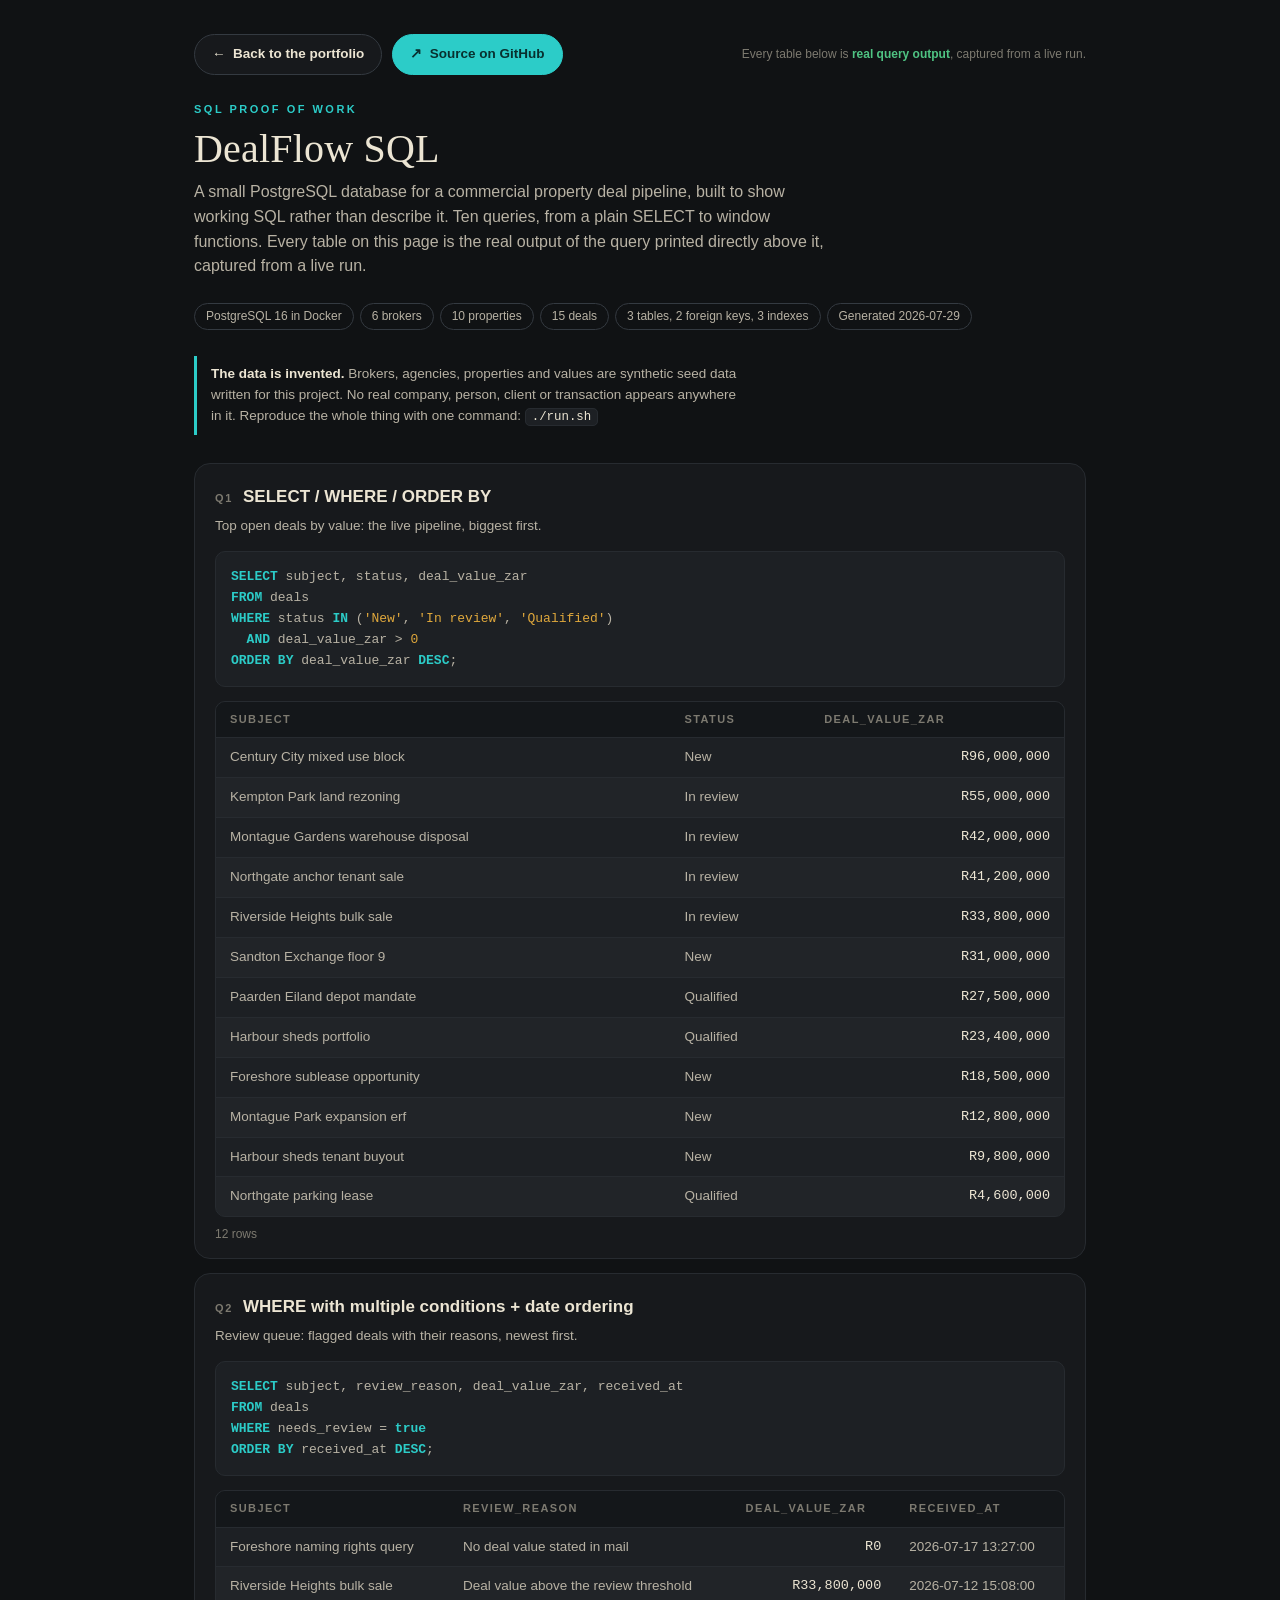
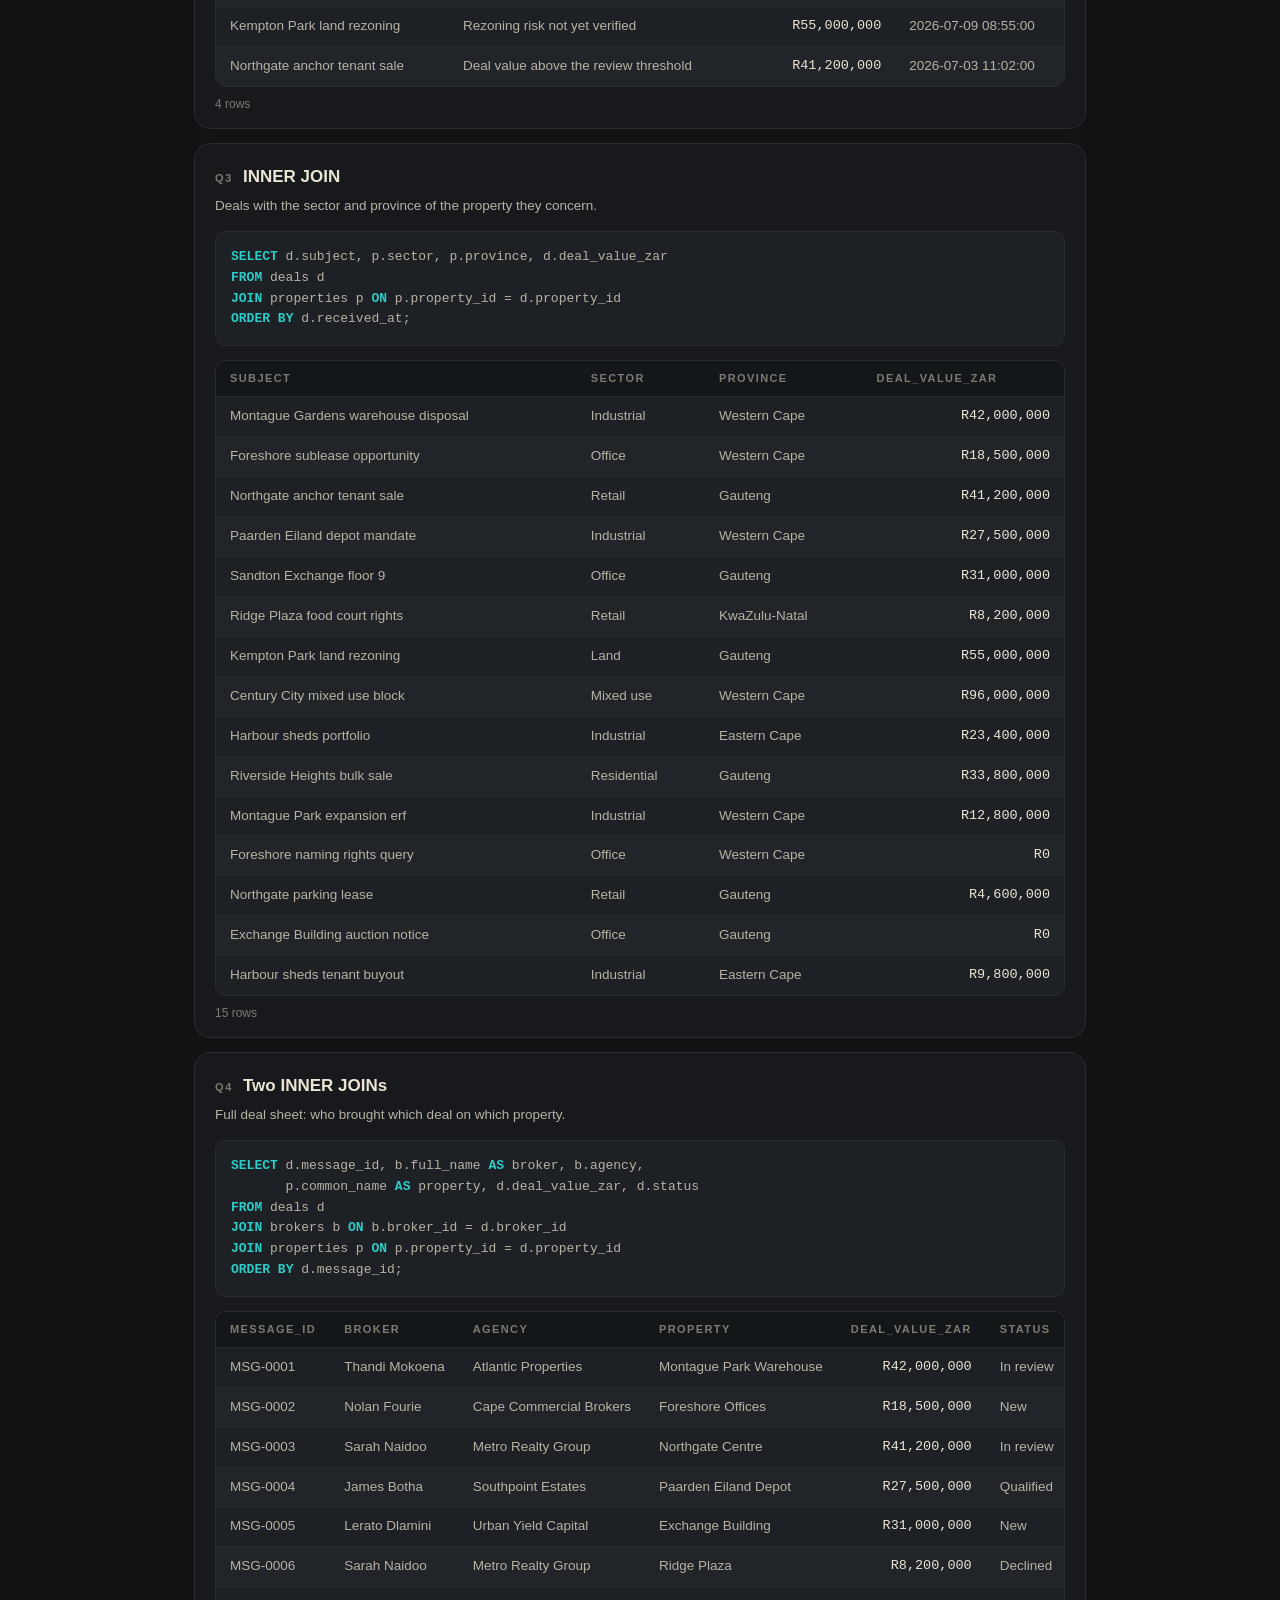
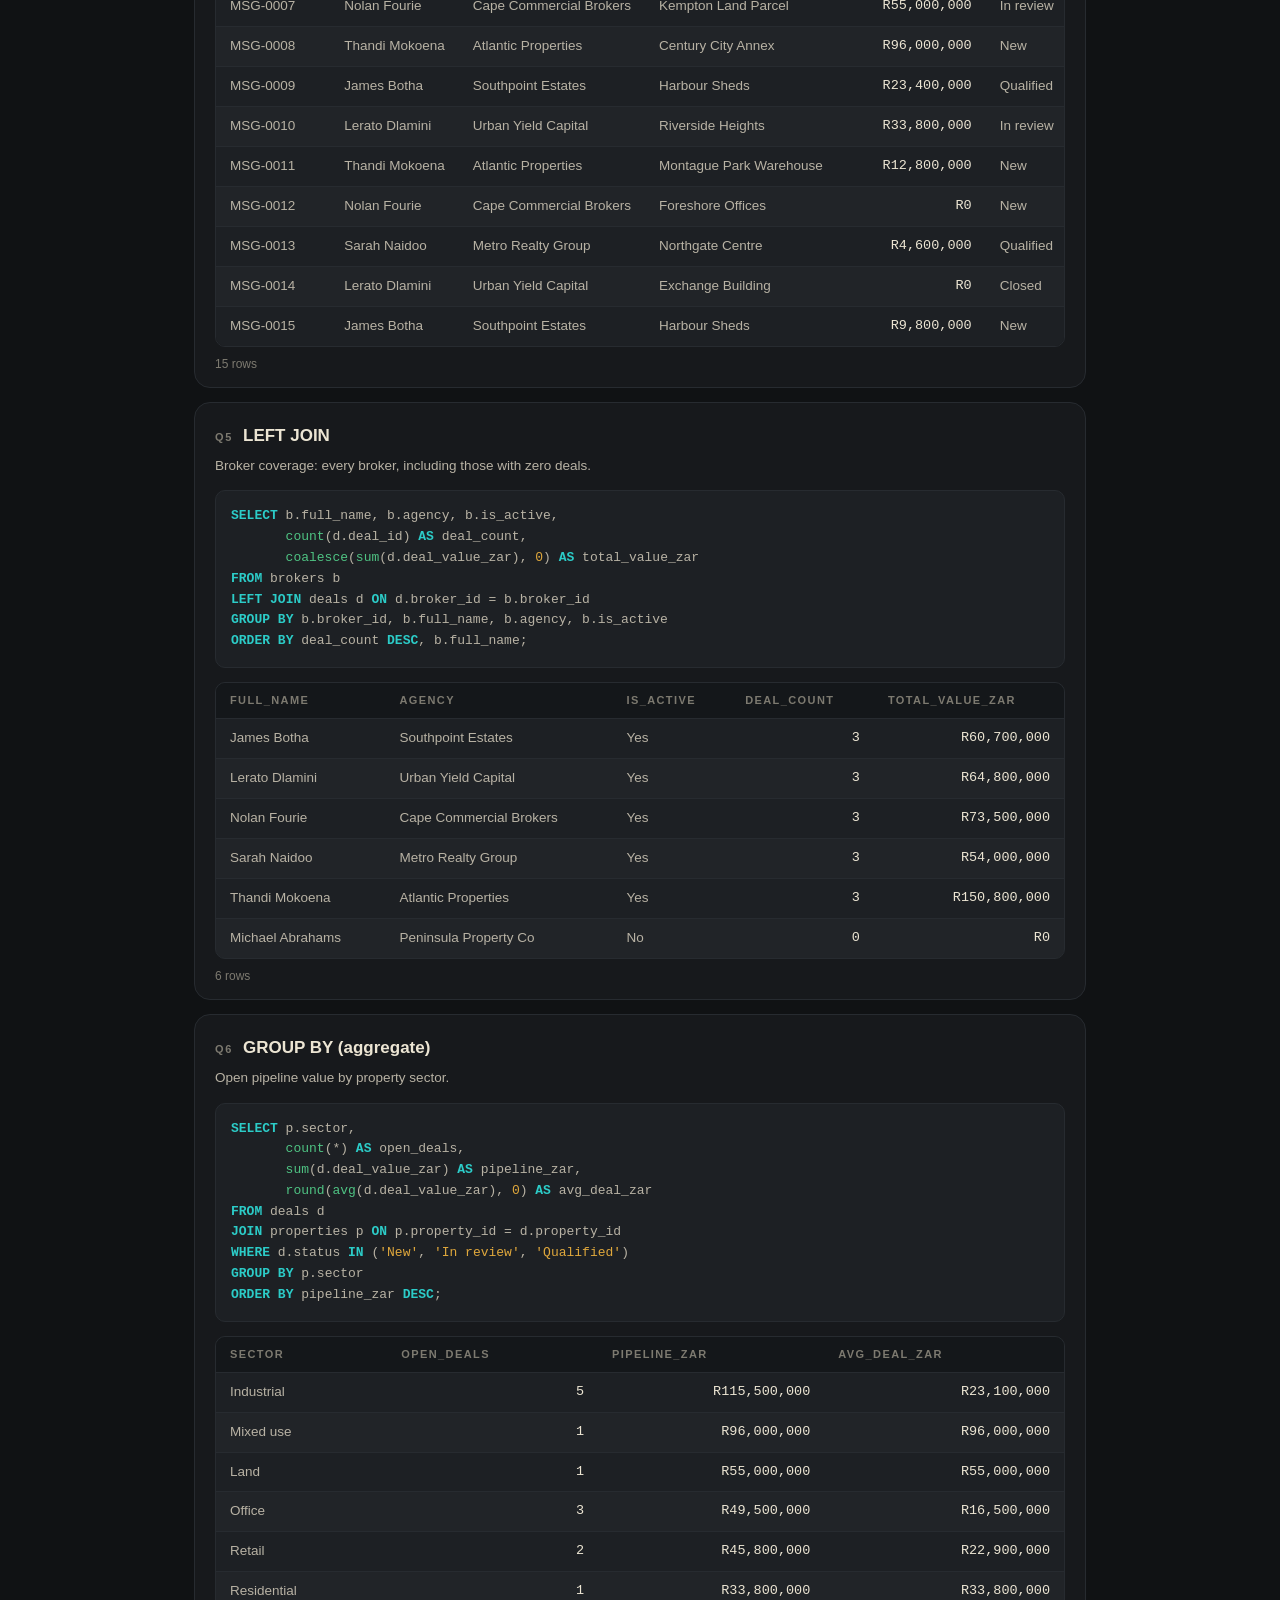
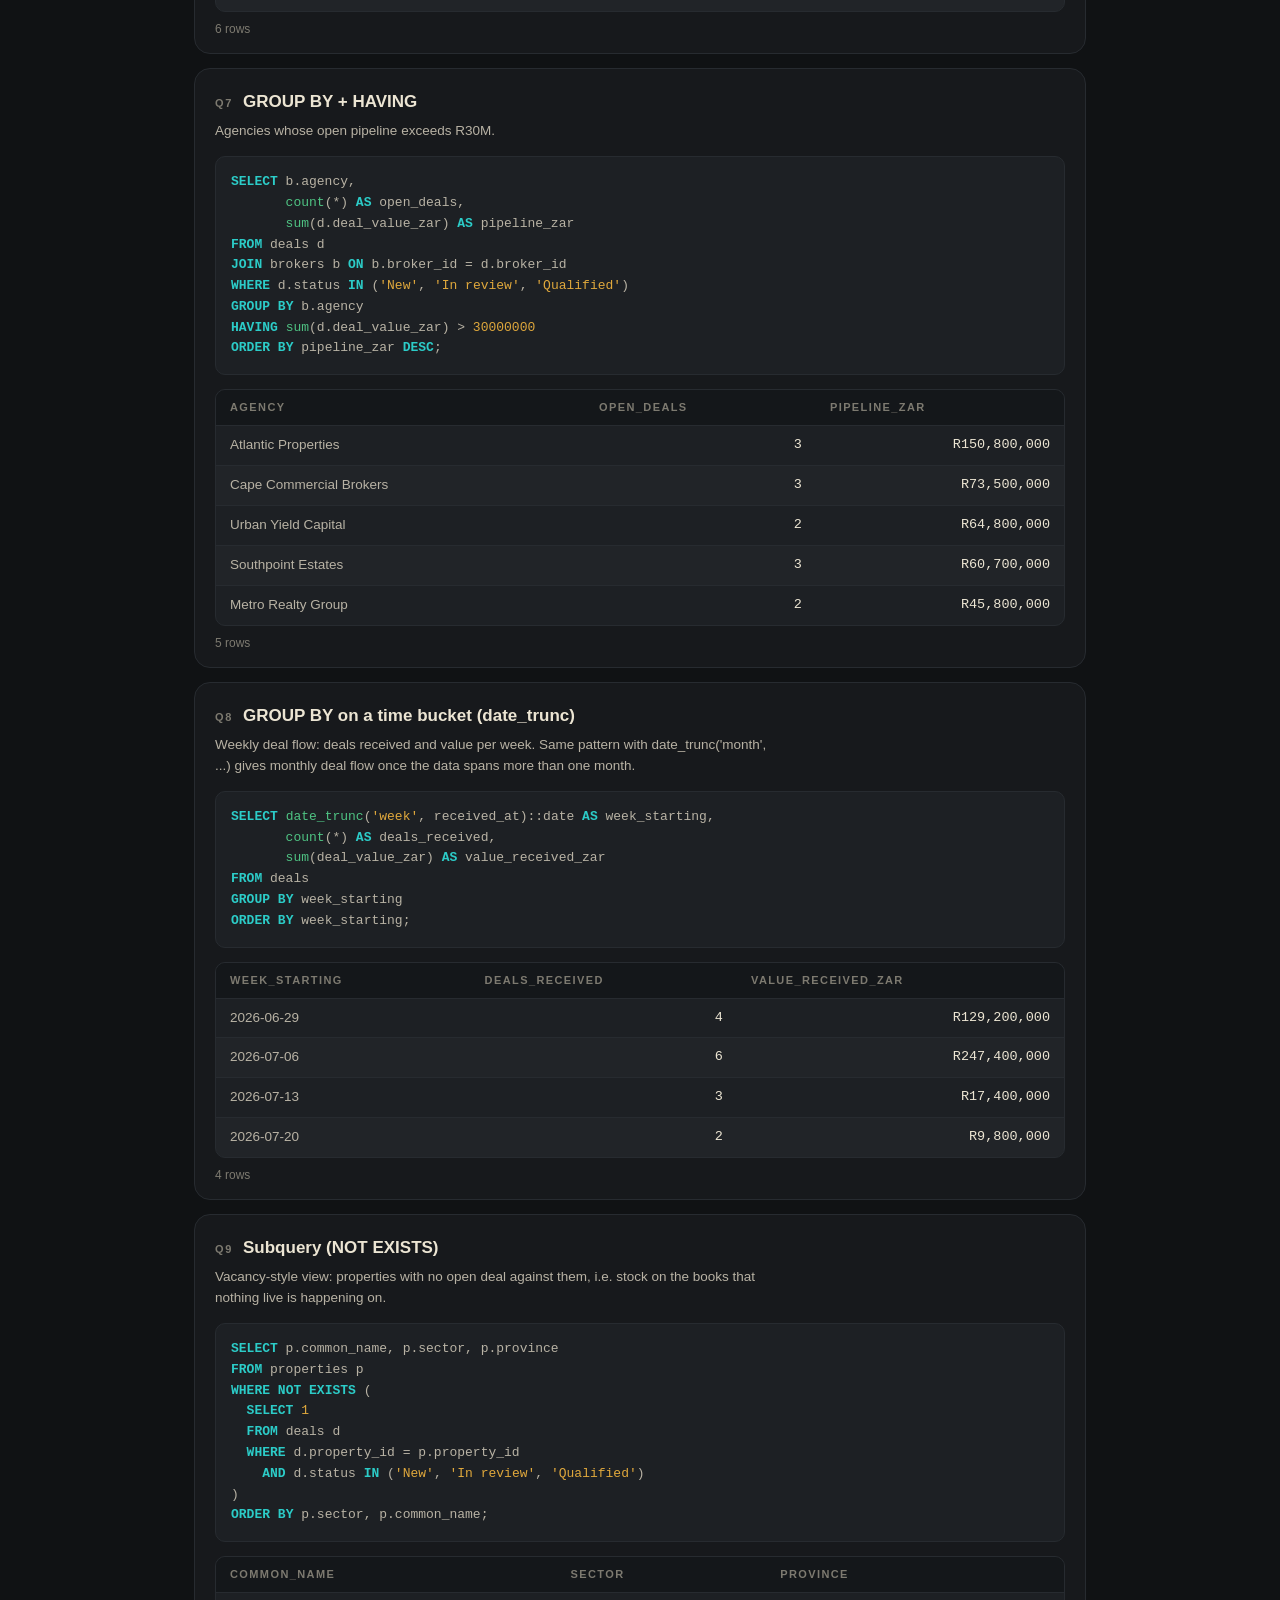
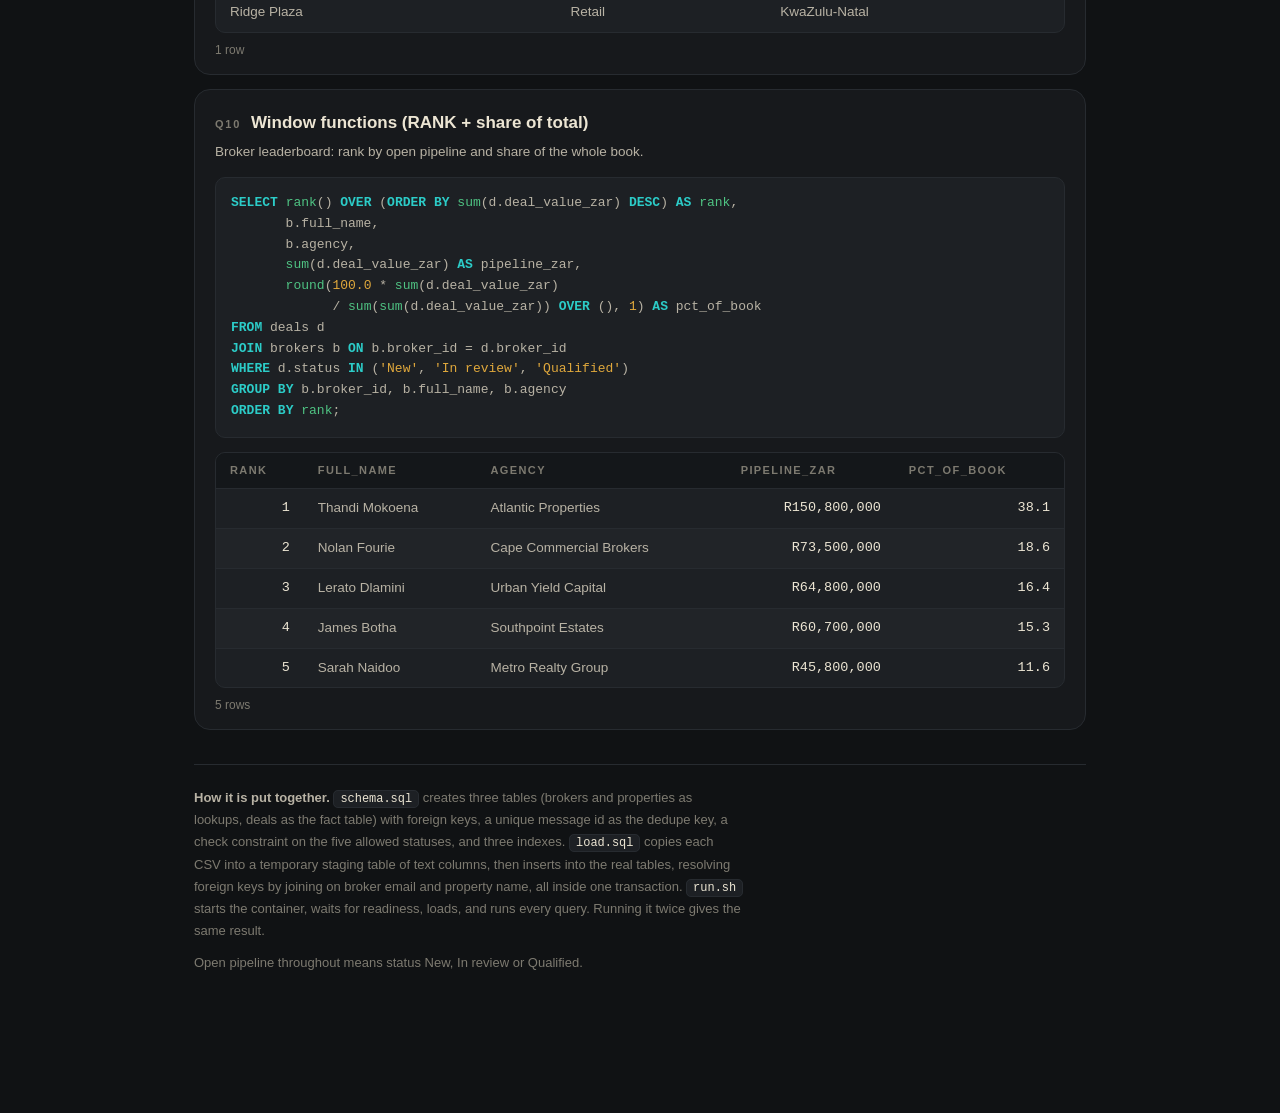
<file: proof/dealflow-sql.html>
<!doctype html>
<html lang="en">
<head>
<meta charset="utf-8">
<meta name="viewport" content="width=device-width,initial-scale=1">
<title>DealFlow SQL. 10 queries and their real output. Ruan Grobler</title>
<meta name="description" content="Proof page. Ten SQL queries against a PostgreSQL property deals database, each shown with its real output captured from a live run. Synthetic seed data, reproducible in one command.">
<link rel="icon" href="data:image/svg+xml,%3Csvg xmlns='http://www.w3.org/2000/svg' viewBox='0 0 64 64'%3E%3Crect width='64' height='64' rx='14' fill='%23101214'/%3E%3Ctext x='32' y='45' font-size='36' font-family='Georgia,serif' fill='%232cccc8' text-anchor='middle'%3ER%3C/text%3E%3C/svg%3E">
<style>
  /* Palette mirrors impact-portfolio/index.html :root exactly. */
  :root{
    color-scheme:dark;
    --bg:#101214; --card:#17191c; --card2:#1d2024; --border:#272b30; --border2:#343a41;
    --ink:#ece5d3; --soft:#b8b2a4; --mut:#7d7a70; --teal:#2cccc8; --teal-dark:#1fa3a0;
    --amber:#e0a83c; --red:#e06c5c; --green:#4fc383; --max:940px;
  }
  *{box-sizing:border-box;margin:0;padding:0}
  html{-webkit-text-size-adjust:100%}
  body{background:var(--bg);color:var(--ink);
    font:15px/1.55 -apple-system,BlinkMacSystemFont,'Segoe UI',Helvetica,Arial,sans-serif;
    padding-bottom:70px;overflow-x:hidden}
  a{color:var(--teal)}
  :focus-visible{outline:2px solid var(--teal);outline-offset:3px;border-radius:8px}
  .wrap{max-width:var(--max);margin:0 auto;padding:34px 24px 60px}

  /* proof header bar */
  .proofbar{display:flex;flex-wrap:wrap;gap:10px;align-items:center;margin:0 0 26px}
  .btn{display:inline-flex;align-items:center;gap:8px;border-radius:999px;
    padding:9px 17px;font-size:13.5px;font-weight:600;text-decoration:none;
    border:1px solid var(--border2);color:var(--ink);background:var(--card);
    transition:border-color .15s,transform .15s,background .15s;white-space:nowrap}
  .btn:hover{transform:translateY(-1px);border-color:var(--teal)}
  .btn.primary{background:var(--teal);border-color:var(--teal);color:#08302f}
  .btn.primary:hover{filter:brightness(1.08)}
  .verified{font-size:12px;color:var(--mut);margin-left:auto}
  .verified b{color:var(--green);font-weight:700}

  .eyebrow{color:var(--teal);font-size:11px;letter-spacing:2.5px;text-transform:uppercase;
    font-weight:700;margin:0 0 10px}
  h1{font-family:Georgia,'Times New Roman',serif;letter-spacing:.2px;
    font-size:40px;font-weight:400;line-height:1.05;margin:0 0 10px}
  .lede{font-size:16px;color:var(--soft);margin:0 0 24px;max-width:72ch}
  .lede b{color:var(--ink)}

  .meta{display:flex;flex-wrap:wrap;gap:6px;margin:0 0 26px;padding:0;list-style:none}
  .meta li{font-size:12px;border:1px solid var(--border2);color:var(--soft);
    border-radius:999px;padding:4px 11px;line-height:1.4}

  .note{font-size:13.5px;color:var(--soft);border-left:3px solid var(--teal);
    padding:8px 0 8px 14px;margin:0 0 28px;max-width:74ch}
  .note strong{color:var(--ink)}

  .card{background:var(--card);border:1px solid var(--border);border-radius:16px;
    padding:20px 20px 14px;margin:0 0 14px}
  h2{font-size:11px;text-transform:uppercase;letter-spacing:1.8px;color:var(--mut);
    margin:0 0 6px;font-weight:700}
  h2 .t{color:var(--ink);text-transform:none;letter-spacing:0;font-weight:600;font-size:17px}
  .purpose{margin:0 0 14px;color:var(--soft);font-size:13.5px;max-width:74ch}

  pre{margin:0 0 14px;padding:15px;background:var(--card2);border:1px solid var(--border);
    border-radius:10px;overflow-x:auto;
    font:13px/1.6 ui-monospace,SFMono-Regular,Menlo,Consolas,monospace;color:var(--soft)}
  pre .k{color:var(--teal);font-weight:600}
  pre .f{color:var(--green)}
  pre .s{color:var(--amber)}
  pre .n{color:var(--amber)}
  pre .c{color:var(--mut);font-style:italic}

  .tw{overflow-x:auto;border:1px solid var(--border);border-radius:10px;background:var(--card2)}
  table{border-collapse:collapse;width:100%;font-size:13.5px}
  th,td{padding:9px 14px;text-align:left;white-space:nowrap;border-bottom:1px solid var(--border)}
  th{background:#14171a;color:var(--mut);font-weight:700;font-size:11px;
    text-transform:uppercase;letter-spacing:1.4px}
  td{color:var(--soft)}
  tbody tr:last-child td{border-bottom:none}
  tbody tr:nth-child(even) td{background:rgba(255,255,255,.018)}
  td.num{text-align:right;font-variant-numeric:tabular-nums;color:var(--ink);
    font-family:ui-monospace,SFMono-Regular,Menlo,monospace}
  .rows{margin:8px 0 0;font-size:12px;color:var(--mut)}
  .muted{color:var(--mut)}

  code{font-family:ui-monospace,SFMono-Regular,Menlo,monospace;font-size:.92em;
    background:var(--card2);border:1px solid var(--border);border-radius:5px;
    padding:1px 6px;color:var(--ink)}

  footer{margin-top:34px;padding-top:22px;border-top:1px solid var(--border);
    font-size:13px;color:var(--mut);line-height:1.7}
  footer p{margin:0 0 10px;max-width:76ch}
  footer strong{color:var(--soft)}
  footer a{color:var(--soft)}

  @media(max-width:720px){
    .wrap{padding:22px 18px 50px}
    h1{font-size:30px}
    .lede{font-size:15px}
    .verified{margin-left:0;flex-basis:100%}
    .btn{flex:1 1 auto;justify-content:center}
  }
</style>
</head>
<body>
<div class="wrap">
<nav class="proofbar" aria-label="Proof page navigation">
  <a class="btn" href="../index.html">&#8592;&nbsp; Back to the portfolio</a>
  <a class="btn primary" href="https://github.com/ruan-grobler/dealflow-sql" target="_blank" rel="noopener noreferrer">&#8599;&nbsp; Source on GitHub</a>
  <span class="verified">Every table below is <b>real query output</b>, captured from a live run.</span>
</nav>

<p class="eyebrow">SQL proof of work</p>
<h1>DealFlow SQL</h1>
<p class="lede">A small PostgreSQL database for a commercial property deal pipeline,
built to show working SQL rather than describe it. Ten queries, from a plain
SELECT to window functions. Every table on this page is the real output of the
query printed directly above it, captured from a live run.</p>
<ul class="meta">
<li>PostgreSQL 16 in Docker</li>
<li>6 brokers</li>
<li>10 properties</li>
<li>15 deals</li>
<li>3 tables, 2 foreign keys, 3 indexes</li>
<li>Generated 2026-07-29</li>
</ul>
<p class="note"><strong>The data is invented.</strong> Brokers, agencies, properties
and values are synthetic seed data written for this project. No real company,
person, client or transaction appears anywhere in it. Reproduce the whole thing
with one command: <code>./run.sh</code></p>
<section class="card"><h2>Q1 &nbsp;<span class="t">SELECT / WHERE / ORDER BY</span></h2><p class="purpose">Top open deals by value: the live pipeline, biggest first.</p><pre><span class="k">SELECT</span> subject, status, deal_value_zar
<span class="k">FROM</span> deals
<span class="k">WHERE</span> status <span class="k">IN</span> (<span class="s">&#x27;New&#x27;</span>, <span class="s">&#x27;In review&#x27;</span>, <span class="s">&#x27;Qualified&#x27;</span>)
  <span class="k">AND</span> deal_value_zar &gt; <span class="n">0</span>
<span class="k">ORDER</span> <span class="k">BY</span> deal_value_zar <span class="k">DESC</span>;</pre><div class="tw"><table><thead><tr><th>subject</th><th>status</th><th>deal_value_zar</th></tr></thead><tbody><tr><td class="">Century City mixed use block</td><td class="">New</td><td class="num">R96,000,000</td></tr><tr><td class="">Kempton Park land rezoning</td><td class="">In review</td><td class="num">R55,000,000</td></tr><tr><td class="">Montague Gardens warehouse disposal</td><td class="">In review</td><td class="num">R42,000,000</td></tr><tr><td class="">Northgate anchor tenant sale</td><td class="">In review</td><td class="num">R41,200,000</td></tr><tr><td class="">Riverside Heights bulk sale</td><td class="">In review</td><td class="num">R33,800,000</td></tr><tr><td class="">Sandton Exchange floor 9</td><td class="">New</td><td class="num">R31,000,000</td></tr><tr><td class="">Paarden Eiland depot mandate</td><td class="">Qualified</td><td class="num">R27,500,000</td></tr><tr><td class="">Harbour sheds portfolio</td><td class="">Qualified</td><td class="num">R23,400,000</td></tr><tr><td class="">Foreshore sublease opportunity</td><td class="">New</td><td class="num">R18,500,000</td></tr><tr><td class="">Montague Park expansion erf</td><td class="">New</td><td class="num">R12,800,000</td></tr><tr><td class="">Harbour sheds tenant buyout</td><td class="">New</td><td class="num">R9,800,000</td></tr><tr><td class="">Northgate parking lease</td><td class="">Qualified</td><td class="num">R4,600,000</td></tr></tbody></table></div><p class="rows">12 rows</p></section><section class="card"><h2>Q2 &nbsp;<span class="t">WHERE with multiple conditions + date ordering</span></h2><p class="purpose">Review queue: flagged deals with their reasons, newest first.</p><pre><span class="k">SELECT</span> subject, review_reason, deal_value_zar, received_at
<span class="k">FROM</span> deals
<span class="k">WHERE</span> needs_review = <span class="k">true</span>
<span class="k">ORDER</span> <span class="k">BY</span> received_at <span class="k">DESC</span>;</pre><div class="tw"><table><thead><tr><th>subject</th><th>review_reason</th><th>deal_value_zar</th><th>received_at</th></tr></thead><tbody><tr><td class="">Foreshore naming rights query</td><td class="">No deal value stated in mail</td><td class="num">R0</td><td class="">2026-07-17 13:27:00</td></tr><tr><td class="">Riverside Heights bulk sale</td><td class="">Deal value above the review threshold</td><td class="num">R33,800,000</td><td class="">2026-07-12 15:08:00</td></tr><tr><td class="">Kempton Park land rezoning</td><td class="">Rezoning risk not yet verified</td><td class="num">R55,000,000</td><td class="">2026-07-09 08:55:00</td></tr><tr><td class="">Northgate anchor tenant sale</td><td class="">Deal value above the review threshold</td><td class="num">R41,200,000</td><td class="">2026-07-03 11:02:00</td></tr></tbody></table></div><p class="rows">4 rows</p></section><section class="card"><h2>Q3 &nbsp;<span class="t">INNER JOIN</span></h2><p class="purpose">Deals with the sector and province of the property they concern.</p><pre><span class="k">SELECT</span> d.subject, p.sector, p.province, d.deal_value_zar
<span class="k">FROM</span> deals d
<span class="k">JOIN</span> properties p <span class="k">ON</span> p.property_id = d.property_id
<span class="k">ORDER</span> <span class="k">BY</span> d.received_at;</pre><div class="tw"><table><thead><tr><th>subject</th><th>sector</th><th>province</th><th>deal_value_zar</th></tr></thead><tbody><tr><td class="">Montague Gardens warehouse disposal</td><td class="">Industrial</td><td class="">Western Cape</td><td class="num">R42,000,000</td></tr><tr><td class="">Foreshore sublease opportunity</td><td class="">Office</td><td class="">Western Cape</td><td class="num">R18,500,000</td></tr><tr><td class="">Northgate anchor tenant sale</td><td class="">Retail</td><td class="">Gauteng</td><td class="num">R41,200,000</td></tr><tr><td class="">Paarden Eiland depot mandate</td><td class="">Industrial</td><td class="">Western Cape</td><td class="num">R27,500,000</td></tr><tr><td class="">Sandton Exchange floor 9</td><td class="">Office</td><td class="">Gauteng</td><td class="num">R31,000,000</td></tr><tr><td class="">Ridge Plaza food court rights</td><td class="">Retail</td><td class="">KwaZulu-Natal</td><td class="num">R8,200,000</td></tr><tr><td class="">Kempton Park land rezoning</td><td class="">Land</td><td class="">Gauteng</td><td class="num">R55,000,000</td></tr><tr><td class="">Century City mixed use block</td><td class="">Mixed use</td><td class="">Western Cape</td><td class="num">R96,000,000</td></tr><tr><td class="">Harbour sheds portfolio</td><td class="">Industrial</td><td class="">Eastern Cape</td><td class="num">R23,400,000</td></tr><tr><td class="">Riverside Heights bulk sale</td><td class="">Residential</td><td class="">Gauteng</td><td class="num">R33,800,000</td></tr><tr><td class="">Montague Park expansion erf</td><td class="">Industrial</td><td class="">Western Cape</td><td class="num">R12,800,000</td></tr><tr><td class="">Foreshore naming rights query</td><td class="">Office</td><td class="">Western Cape</td><td class="num">R0</td></tr><tr><td class="">Northgate parking lease</td><td class="">Retail</td><td class="">Gauteng</td><td class="num">R4,600,000</td></tr><tr><td class="">Exchange Building auction notice</td><td class="">Office</td><td class="">Gauteng</td><td class="num">R0</td></tr><tr><td class="">Harbour sheds tenant buyout</td><td class="">Industrial</td><td class="">Eastern Cape</td><td class="num">R9,800,000</td></tr></tbody></table></div><p class="rows">15 rows</p></section><section class="card"><h2>Q4 &nbsp;<span class="t">Two INNER JOINs</span></h2><p class="purpose">Full deal sheet: who brought which deal on which property.</p><pre><span class="k">SELECT</span> d.message_id, b.full_name <span class="k">AS</span> broker, b.agency,
       p.common_name <span class="k">AS</span> property, d.deal_value_zar, d.status
<span class="k">FROM</span> deals d
<span class="k">JOIN</span> brokers b <span class="k">ON</span> b.broker_id = d.broker_id
<span class="k">JOIN</span> properties p <span class="k">ON</span> p.property_id = d.property_id
<span class="k">ORDER</span> <span class="k">BY</span> d.message_id;</pre><div class="tw"><table><thead><tr><th>message_id</th><th>broker</th><th>agency</th><th>property</th><th>deal_value_zar</th><th>status</th></tr></thead><tbody><tr><td class="">MSG-0001</td><td class="">Thandi Mokoena</td><td class="">Atlantic Properties</td><td class="">Montague Park Warehouse</td><td class="num">R42,000,000</td><td class="">In review</td></tr><tr><td class="">MSG-0002</td><td class="">Nolan Fourie</td><td class="">Cape Commercial Brokers</td><td class="">Foreshore Offices</td><td class="num">R18,500,000</td><td class="">New</td></tr><tr><td class="">MSG-0003</td><td class="">Sarah Naidoo</td><td class="">Metro Realty Group</td><td class="">Northgate Centre</td><td class="num">R41,200,000</td><td class="">In review</td></tr><tr><td class="">MSG-0004</td><td class="">James Botha</td><td class="">Southpoint Estates</td><td class="">Paarden Eiland Depot</td><td class="num">R27,500,000</td><td class="">Qualified</td></tr><tr><td class="">MSG-0005</td><td class="">Lerato Dlamini</td><td class="">Urban Yield Capital</td><td class="">Exchange Building</td><td class="num">R31,000,000</td><td class="">New</td></tr><tr><td class="">MSG-0006</td><td class="">Sarah Naidoo</td><td class="">Metro Realty Group</td><td class="">Ridge Plaza</td><td class="num">R8,200,000</td><td class="">Declined</td></tr><tr><td class="">MSG-0007</td><td class="">Nolan Fourie</td><td class="">Cape Commercial Brokers</td><td class="">Kempton Land Parcel</td><td class="num">R55,000,000</td><td class="">In review</td></tr><tr><td class="">MSG-0008</td><td class="">Thandi Mokoena</td><td class="">Atlantic Properties</td><td class="">Century City Annex</td><td class="num">R96,000,000</td><td class="">New</td></tr><tr><td class="">MSG-0009</td><td class="">James Botha</td><td class="">Southpoint Estates</td><td class="">Harbour Sheds</td><td class="num">R23,400,000</td><td class="">Qualified</td></tr><tr><td class="">MSG-0010</td><td class="">Lerato Dlamini</td><td class="">Urban Yield Capital</td><td class="">Riverside Heights</td><td class="num">R33,800,000</td><td class="">In review</td></tr><tr><td class="">MSG-0011</td><td class="">Thandi Mokoena</td><td class="">Atlantic Properties</td><td class="">Montague Park Warehouse</td><td class="num">R12,800,000</td><td class="">New</td></tr><tr><td class="">MSG-0012</td><td class="">Nolan Fourie</td><td class="">Cape Commercial Brokers</td><td class="">Foreshore Offices</td><td class="num">R0</td><td class="">New</td></tr><tr><td class="">MSG-0013</td><td class="">Sarah Naidoo</td><td class="">Metro Realty Group</td><td class="">Northgate Centre</td><td class="num">R4,600,000</td><td class="">Qualified</td></tr><tr><td class="">MSG-0014</td><td class="">Lerato Dlamini</td><td class="">Urban Yield Capital</td><td class="">Exchange Building</td><td class="num">R0</td><td class="">Closed</td></tr><tr><td class="">MSG-0015</td><td class="">James Botha</td><td class="">Southpoint Estates</td><td class="">Harbour Sheds</td><td class="num">R9,800,000</td><td class="">New</td></tr></tbody></table></div><p class="rows">15 rows</p></section><section class="card"><h2>Q5 &nbsp;<span class="t">LEFT JOIN</span></h2><p class="purpose">Broker coverage: every broker, including those with zero deals.</p><pre><span class="k">SELECT</span> b.full_name, b.agency, b.is_active,
       <span class="f">count</span>(d.deal_id) <span class="k">AS</span> deal_count,
       <span class="f">coalesce</span>(<span class="f">sum</span>(d.deal_value_zar), <span class="n">0</span>) <span class="k">AS</span> total_value_zar
<span class="k">FROM</span> brokers b
<span class="k">LEFT</span> <span class="k">JOIN</span> deals d <span class="k">ON</span> d.broker_id = b.broker_id
<span class="k">GROUP</span> <span class="k">BY</span> b.broker_id, b.full_name, b.agency, b.is_active
<span class="k">ORDER</span> <span class="k">BY</span> deal_count <span class="k">DESC</span>, b.full_name;</pre><div class="tw"><table><thead><tr><th>full_name</th><th>agency</th><th>is_active</th><th>deal_count</th><th>total_value_zar</th></tr></thead><tbody><tr><td class="">James Botha</td><td class="">Southpoint Estates</td><td class="">Yes</td><td class="num">3</td><td class="num">R60,700,000</td></tr><tr><td class="">Lerato Dlamini</td><td class="">Urban Yield Capital</td><td class="">Yes</td><td class="num">3</td><td class="num">R64,800,000</td></tr><tr><td class="">Nolan Fourie</td><td class="">Cape Commercial Brokers</td><td class="">Yes</td><td class="num">3</td><td class="num">R73,500,000</td></tr><tr><td class="">Sarah Naidoo</td><td class="">Metro Realty Group</td><td class="">Yes</td><td class="num">3</td><td class="num">R54,000,000</td></tr><tr><td class="">Thandi Mokoena</td><td class="">Atlantic Properties</td><td class="">Yes</td><td class="num">3</td><td class="num">R150,800,000</td></tr><tr><td class="">Michael Abrahams</td><td class="">Peninsula Property Co</td><td class="">No</td><td class="num">0</td><td class="num">R0</td></tr></tbody></table></div><p class="rows">6 rows</p></section><section class="card"><h2>Q6 &nbsp;<span class="t">GROUP BY (aggregate)</span></h2><p class="purpose">Open pipeline value by property sector.</p><pre><span class="k">SELECT</span> p.sector,
       <span class="f">count</span>(*) <span class="k">AS</span> open_deals,
       <span class="f">sum</span>(d.deal_value_zar) <span class="k">AS</span> pipeline_zar,
       <span class="f">round</span>(<span class="f">avg</span>(d.deal_value_zar), <span class="n">0</span>) <span class="k">AS</span> avg_deal_zar
<span class="k">FROM</span> deals d
<span class="k">JOIN</span> properties p <span class="k">ON</span> p.property_id = d.property_id
<span class="k">WHERE</span> d.status <span class="k">IN</span> (<span class="s">&#x27;New&#x27;</span>, <span class="s">&#x27;In review&#x27;</span>, <span class="s">&#x27;Qualified&#x27;</span>)
<span class="k">GROUP</span> <span class="k">BY</span> p.sector
<span class="k">ORDER</span> <span class="k">BY</span> pipeline_zar <span class="k">DESC</span>;</pre><div class="tw"><table><thead><tr><th>sector</th><th>open_deals</th><th>pipeline_zar</th><th>avg_deal_zar</th></tr></thead><tbody><tr><td class="">Industrial</td><td class="num">5</td><td class="num">R115,500,000</td><td class="num">R23,100,000</td></tr><tr><td class="">Mixed use</td><td class="num">1</td><td class="num">R96,000,000</td><td class="num">R96,000,000</td></tr><tr><td class="">Land</td><td class="num">1</td><td class="num">R55,000,000</td><td class="num">R55,000,000</td></tr><tr><td class="">Office</td><td class="num">3</td><td class="num">R49,500,000</td><td class="num">R16,500,000</td></tr><tr><td class="">Retail</td><td class="num">2</td><td class="num">R45,800,000</td><td class="num">R22,900,000</td></tr><tr><td class="">Residential</td><td class="num">1</td><td class="num">R33,800,000</td><td class="num">R33,800,000</td></tr></tbody></table></div><p class="rows">6 rows</p></section><section class="card"><h2>Q7 &nbsp;<span class="t">GROUP BY + HAVING</span></h2><p class="purpose">Agencies whose open pipeline exceeds R30M.</p><pre><span class="k">SELECT</span> b.agency,
       <span class="f">count</span>(*) <span class="k">AS</span> open_deals,
       <span class="f">sum</span>(d.deal_value_zar) <span class="k">AS</span> pipeline_zar
<span class="k">FROM</span> deals d
<span class="k">JOIN</span> brokers b <span class="k">ON</span> b.broker_id = d.broker_id
<span class="k">WHERE</span> d.status <span class="k">IN</span> (<span class="s">&#x27;New&#x27;</span>, <span class="s">&#x27;In review&#x27;</span>, <span class="s">&#x27;Qualified&#x27;</span>)
<span class="k">GROUP</span> <span class="k">BY</span> b.agency
<span class="k">HAVING</span> <span class="f">sum</span>(d.deal_value_zar) &gt; <span class="n">30000000</span>
<span class="k">ORDER</span> <span class="k">BY</span> pipeline_zar <span class="k">DESC</span>;</pre><div class="tw"><table><thead><tr><th>agency</th><th>open_deals</th><th>pipeline_zar</th></tr></thead><tbody><tr><td class="">Atlantic Properties</td><td class="num">3</td><td class="num">R150,800,000</td></tr><tr><td class="">Cape Commercial Brokers</td><td class="num">3</td><td class="num">R73,500,000</td></tr><tr><td class="">Urban Yield Capital</td><td class="num">2</td><td class="num">R64,800,000</td></tr><tr><td class="">Southpoint Estates</td><td class="num">3</td><td class="num">R60,700,000</td></tr><tr><td class="">Metro Realty Group</td><td class="num">2</td><td class="num">R45,800,000</td></tr></tbody></table></div><p class="rows">5 rows</p></section><section class="card"><h2>Q8 &nbsp;<span class="t">GROUP BY on a time bucket (date_trunc)</span></h2><p class="purpose">Weekly deal flow: deals received and value per week. Same pattern with date_trunc(&#x27;month&#x27;, ...) gives monthly deal flow once the data spans more than one month.</p><pre><span class="k">SELECT</span> <span class="f">date_trunc</span>(<span class="s">&#x27;week&#x27;</span>, received_at)::date <span class="k">AS</span> week_starting,
       <span class="f">count</span>(*) <span class="k">AS</span> deals_received,
       <span class="f">sum</span>(deal_value_zar) <span class="k">AS</span> value_received_zar
<span class="k">FROM</span> deals
<span class="k">GROUP</span> <span class="k">BY</span> week_starting
<span class="k">ORDER</span> <span class="k">BY</span> week_starting;</pre><div class="tw"><table><thead><tr><th>week_starting</th><th>deals_received</th><th>value_received_zar</th></tr></thead><tbody><tr><td class="">2026-06-29</td><td class="num">4</td><td class="num">R129,200,000</td></tr><tr><td class="">2026-07-06</td><td class="num">6</td><td class="num">R247,400,000</td></tr><tr><td class="">2026-07-13</td><td class="num">3</td><td class="num">R17,400,000</td></tr><tr><td class="">2026-07-20</td><td class="num">2</td><td class="num">R9,800,000</td></tr></tbody></table></div><p class="rows">4 rows</p></section><section class="card"><h2>Q9 &nbsp;<span class="t">Subquery (NOT EXISTS)</span></h2><p class="purpose">Vacancy-style view: properties with no open deal against them, i.e. stock on the books that nothing live is happening on.</p><pre><span class="k">SELECT</span> p.common_name, p.sector, p.province
<span class="k">FROM</span> properties p
<span class="k">WHERE</span> <span class="k">NOT</span> <span class="k">EXISTS</span> (
  <span class="k">SELECT</span> <span class="n">1</span>
  <span class="k">FROM</span> deals d
  <span class="k">WHERE</span> d.property_id = p.property_id
    <span class="k">AND</span> d.status <span class="k">IN</span> (<span class="s">&#x27;New&#x27;</span>, <span class="s">&#x27;In review&#x27;</span>, <span class="s">&#x27;Qualified&#x27;</span>)
)
<span class="k">ORDER</span> <span class="k">BY</span> p.sector, p.common_name;</pre><div class="tw"><table><thead><tr><th>common_name</th><th>sector</th><th>province</th></tr></thead><tbody><tr><td class="">Ridge Plaza</td><td class="">Retail</td><td class="">KwaZulu-Natal</td></tr></tbody></table></div><p class="rows">1 row</p></section><section class="card"><h2>Q10 &nbsp;<span class="t">Window functions (RANK + share of total)</span></h2><p class="purpose">Broker leaderboard: rank by open pipeline and share of the whole book.</p><pre><span class="k">SELECT</span> <span class="f">rank</span>() <span class="k">OVER</span> (<span class="k">ORDER</span> <span class="k">BY</span> <span class="f">sum</span>(d.deal_value_zar) <span class="k">DESC</span>) <span class="k">AS</span> <span class="f">rank</span>,
       b.full_name,
       b.agency,
       <span class="f">sum</span>(d.deal_value_zar) <span class="k">AS</span> pipeline_zar,
       <span class="f">round</span>(<span class="n">100.0</span> * <span class="f">sum</span>(d.deal_value_zar)
             / <span class="f">sum</span>(<span class="f">sum</span>(d.deal_value_zar)) <span class="k">OVER</span> (), <span class="n">1</span>) <span class="k">AS</span> pct_of_book
<span class="k">FROM</span> deals d
<span class="k">JOIN</span> brokers b <span class="k">ON</span> b.broker_id = d.broker_id
<span class="k">WHERE</span> d.status <span class="k">IN</span> (<span class="s">&#x27;New&#x27;</span>, <span class="s">&#x27;In review&#x27;</span>, <span class="s">&#x27;Qualified&#x27;</span>)
<span class="k">GROUP</span> <span class="k">BY</span> b.broker_id, b.full_name, b.agency
<span class="k">ORDER</span> <span class="k">BY</span> <span class="f">rank</span>;</pre><div class="tw"><table><thead><tr><th>rank</th><th>full_name</th><th>agency</th><th>pipeline_zar</th><th>pct_of_book</th></tr></thead><tbody><tr><td class="num">1</td><td class="">Thandi Mokoena</td><td class="">Atlantic Properties</td><td class="num">R150,800,000</td><td class="num">38.1</td></tr><tr><td class="num">2</td><td class="">Nolan Fourie</td><td class="">Cape Commercial Brokers</td><td class="num">R73,500,000</td><td class="num">18.6</td></tr><tr><td class="num">3</td><td class="">Lerato Dlamini</td><td class="">Urban Yield Capital</td><td class="num">R64,800,000</td><td class="num">16.4</td></tr><tr><td class="num">4</td><td class="">James Botha</td><td class="">Southpoint Estates</td><td class="num">R60,700,000</td><td class="num">15.3</td></tr><tr><td class="num">5</td><td class="">Sarah Naidoo</td><td class="">Metro Realty Group</td><td class="num">R45,800,000</td><td class="num">11.6</td></tr></tbody></table></div><p class="rows">5 rows</p></section>
<footer>
<p><strong>How it is put together.</strong> <code>schema.sql</code> creates three
tables (brokers and properties as lookups, deals as the fact table) with foreign
keys, a unique message id as the dedupe key, a check constraint on the five
allowed statuses, and three indexes. <code>load.sql</code> copies each CSV into a
temporary staging table of text columns, then inserts into the real tables,
resolving foreign keys by joining on broker email and property name, all inside
one transaction. <code>run.sh</code> starts the container, waits for readiness,
loads, and runs every query. Running it twice gives the same result.</p>
<p>Open pipeline throughout means status New, In review or Qualified.</p>
</footer>
</div>
</body>
</html>
</file>
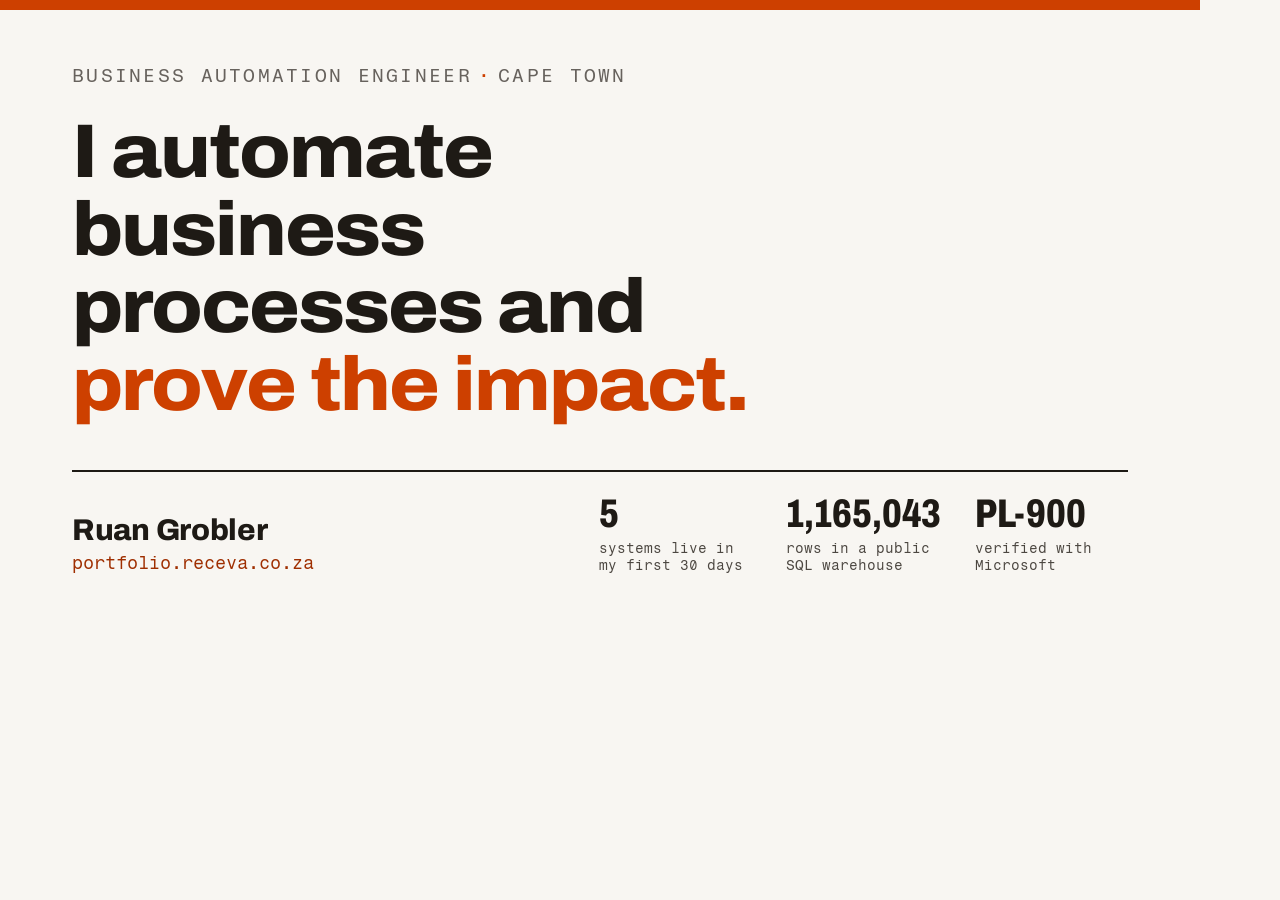
<file: tools/og.html>
<!doctype html>
<!-- Source for og.png. Render at exactly 1200 x 630 with any headless browser,
     for example a Playwright screenshot of this file, and save it as og.png. -->
<html lang="en-ZA">
<head>
<meta charset="utf-8">
<link href="https://fonts.googleapis.com/css2?family=Archivo:wdth,wght@75..125,400..900&family=Fragment+Mono&display=swap" rel="stylesheet">
<style>
  * { margin: 0; padding: 0; box-sizing: border-box; }
  html, body { width: 1200px; height: 630px; }
  body {
    background: oklch(97.4% 0.006 85); color: oklch(22% 0.011 65);
    font-family: 'Archivo', Arial, sans-serif; position: relative; overflow: hidden;
  }
  .bar { position: absolute; inset: 0 0 auto 0; height: 10px; background: oklch(57% 0.19 41); }
  .in { position: absolute; inset: 64px 72px 56px 72px; display: flex; flex-direction: column; }
  .eyebrow { font-family: 'Fragment Mono', monospace; font-size: 19px; letter-spacing: .12em; text-transform: uppercase; color: oklch(50% 0.010 70); }
  .eyebrow b { color: oklch(57% 0.19 41); font-weight: 400; padding-inline: 6px; }
  h1 { margin-top: 26px; font-size: 76px; line-height: 1.02; font-weight: 800; letter-spacing: -.026em; font-variation-settings: 'wdth' 108; max-width: 15ch; }
  h1 span { color: oklch(57% 0.19 41); }
  .foot { margin-top: auto; display: flex; align-items: flex-end; justify-content: space-between; gap: 24px; border-top: 2px solid oklch(22% 0.011 65); padding-top: 22px; }
  .name { font-size: 30px; font-weight: 800; letter-spacing: -.01em; }
  .url { font-family: 'Fragment Mono', monospace; font-size: 18px; color: oklch(47% 0.16 41); margin-top: 6px; }
  .nums { display: flex; gap: 34px; }
  .n b { display: block; font-size: 40px; line-height: 1; font-weight: 800; font-variation-settings: 'wdth' 75; }
  .n span { display: block; margin-top: 6px; font-family: 'Fragment Mono', monospace; font-size: 14px; color: oklch(40% 0.011 68); max-width: 17ch; }
</style>
</head>
<body>
  <div class="bar"></div>
  <div class="in">
    <p class="eyebrow">Business automation engineer<b>&middot;</b>Cape Town</p>
    <h1>I automate business processes and <span>prove the impact.</span></h1>
    <div class="foot">
      <div>
        <p class="name">Ruan Grobler</p>
        <p class="url">portfolio.receva.co.za</p>
      </div>
      <div class="nums">
        <p class="n"><b>5</b><span>systems live in my first 30 days</span></p>
        <p class="n"><b>1,165,043</b><span>rows in a public SQL warehouse</span></p>
        <p class="n"><b>PL-900</b><span>verified with Microsoft</span></p>
      </div>
    </div>
  </div>
</body>
</html>
</file>
<file: assets/site.css>
/* Ruan Grobler portfolio. Mobile first. Light and dark themes share one set of tokens.
   Contrast was measured for every text pair in both themes (WCAG AA, 4.5:1 or better). */

:root {
  color-scheme: light;
  --bg: oklch(97.4% 0.006 85);
  --raised: oklch(99.2% 0.004 85);
  --sunk: oklch(94.4% 0.008 82);
  --ink: oklch(22% 0.011 65);
  --ink-2: oklch(40% 0.011 68);
  --ink-3: oklch(50% 0.010 70);
  --rule: oklch(22% 0.011 65 / .14);
  --rule-strong: oklch(22% 0.011 65 / .34);
  --line-ui: oklch(22% 0.011 65 / .58);
  --accent: oklch(57% 0.19 41);
  --accent-ink: oklch(47% 0.16 41);
  --accent-wash: oklch(57% 0.19 41 / .09);
  --live: oklch(46% 0.12 152);
  --live-wash: oklch(46% 0.12 152 / .12);
  --band: oklch(49% 0.165 40);
  --band-ink: oklch(98.5% 0.006 85);
  --band-rule: oklch(98.5% 0.006 85 / .34);
  --lift: 0 1px 0 oklch(22% 0.011 65 / .04), 0 18px 40px -26px oklch(22% 0.011 65 / .34);
  --sans: 'Archivo', -apple-system, 'Helvetica Neue', Arial, sans-serif;
  --mono: 'Fragment Mono', ui-monospace, 'SF Mono', Menlo, monospace;
  --max: 1200px;
  --gutter: clamp(16px, 4.5vw, 48px);
  --radius: 12px;
  --ease: cubic-bezier(.22, 1, .36, 1);
}

@media (prefers-color-scheme: dark) {
  :root:not([data-theme="light"]) {
    color-scheme: dark;
    --bg: oklch(17.5% 0.009 65);
    --raised: oklch(21.5% 0.010 65);
    --sunk: oklch(14.5% 0.008 65);
    --ink: oklch(94.5% 0.010 85);
    --ink-2: oklch(82% 0.012 80);
    --ink-3: oklch(70% 0.012 78);
    --rule: oklch(94.5% 0.010 85 / .12);
    --rule-strong: oklch(94.5% 0.010 85 / .3);
    --line-ui: oklch(94.5% 0.010 85 / .5);
    --accent: oklch(70% 0.17 45);
    --accent-ink: oklch(77% 0.14 52);
    --accent-wash: oklch(70% 0.17 45 / .12);
    --live: oklch(76% 0.14 152);
    --live-wash: oklch(76% 0.14 152 / .12);
    --band: oklch(44% 0.135 41);
    --band-ink: oklch(95% 0.010 85);
    --band-rule: oklch(95% 0.010 85 / .3);
    --lift: 0 1px 0 oklch(0% 0 0 / .3), 0 18px 40px -24px oklch(0% 0 0 / .7);
  }
}

:root[data-theme="dark"] {
  color-scheme: dark;
  --bg: oklch(17.5% 0.009 65);
  --raised: oklch(21.5% 0.010 65);
  --sunk: oklch(14.5% 0.008 65);
  --ink: oklch(94.5% 0.010 85);
  --ink-2: oklch(82% 0.012 80);
  --ink-3: oklch(70% 0.012 78);
  --rule: oklch(94.5% 0.010 85 / .12);
  --rule-strong: oklch(94.5% 0.010 85 / .3);
  --line-ui: oklch(94.5% 0.010 85 / .5);
  --accent: oklch(70% 0.17 45);
  --accent-ink: oklch(77% 0.14 52);
  --accent-wash: oklch(70% 0.17 45 / .12);
  --live: oklch(76% 0.14 152);
  --live-wash: oklch(76% 0.14 152 / .12);
  --band: oklch(44% 0.135 41);
  --band-ink: oklch(95% 0.010 85);
  --band-rule: oklch(95% 0.010 85 / .3);
  --lift: 0 1px 0 oklch(0% 0 0 / .3), 0 18px 40px -24px oklch(0% 0 0 / .7);
}

/* Base */
*, *::before, *::after { box-sizing: border-box; }
* { margin: 0; padding: 0; }
[hidden] { display: none !important; }
html { -webkit-text-size-adjust: 100%; scroll-behavior: smooth; scroll-padding-top: 76px; }
body {
  background: var(--bg);
  color: var(--ink);
  font-family: var(--sans);
  font-size: 1rem;
  line-height: 1.6;
  -webkit-font-smoothing: antialiased;
  text-rendering: optimizeLegibility;
}
img, svg { display: block; max-width: 100%; }
ul, ol { list-style: none; }
a { color: var(--accent-ink); text-decoration: underline; text-decoration-thickness: 1px; text-underline-offset: 3px; text-decoration-color: color-mix(in oklch, currentColor 40%, transparent); }
a:hover { text-decoration-color: currentColor; }
:focus-visible { outline: 2px solid var(--accent); outline-offset: 3px; border-radius: 4px; }
::selection { background: var(--accent); color: var(--raised); }
.wrap { max-width: var(--max); margin-inline: auto; padding-inline: var(--gutter); }
.mono { font-family: var(--mono); }
.k { font-family: var(--mono); font-size: .7rem; letter-spacing: .12em; text-transform: uppercase; color: var(--ink-3); }
.visually-hidden {
  position: absolute !important; width: 1px; height: 1px; padding: 0; margin: -1px;
  overflow: hidden; clip: rect(0 0 0 0); white-space: nowrap; border: 0;
}
.skip { position: absolute; left: -9999px; top: 8px; z-index: 100; }
.skip:focus { left: 12px; background: var(--ink); color: var(--bg); padding: 10px 16px; border-radius: 6px; text-decoration: none; }

/* Buttons */
.btn {
  display: inline-flex; align-items: center; justify-content: center; gap: 8px;
  min-height: 44px; padding: 10px 20px; border-radius: 999px;
  font-weight: 700; font-size: .94rem; text-decoration: none; line-height: 1.2;
  transition: background-color .2s var(--ease), color .2s var(--ease), border-color .2s var(--ease), transform .2s var(--ease);
}
.btn:hover { text-decoration: none; }
.btn:active { transform: translateY(1px); }
.btn-sm { min-height: 40px; padding: 8px 16px; font-size: .86rem; }
.btn-ink { background: var(--ink); color: var(--bg); }
.btn-ink:hover { background: var(--accent-ink); color: var(--raised); }
.btn-accent { background: var(--accent-ink); color: var(--raised); }
.btn-accent:hover { background: var(--ink); color: var(--bg); }
.btn-line { border: 1.5px solid var(--line-ui); color: var(--ink); }
.btn-line:hover { border-color: var(--ink); }

/* Header */
.site-head {
  position: sticky; top: 0; z-index: 20;
  background: color-mix(in oklch, var(--bg) 86%, transparent);
  -webkit-backdrop-filter: saturate(1.4) blur(12px);
  backdrop-filter: saturate(1.4) blur(12px);
  border-bottom: 1px solid var(--rule);
}
.head { display: flex; align-items: center; gap: 16px; min-height: 64px; }
.sig {
  color: var(--ink); text-decoration: none; font-weight: 800; font-size: .78rem;
  letter-spacing: .14em; text-transform: uppercase; white-space: nowrap;
}
.sig i { font-style: normal; color: var(--accent-ink); padding-inline: 4px; }
.sig span { color: var(--ink-3); }
.nav { display: none; gap: 24px; margin-left: auto; }
.nav a { color: var(--ink-2); font-weight: 600; font-size: .88rem; text-decoration: none; padding-block: 8px; }
.nav a:hover { color: var(--ink); }
.head-actions { display: flex; align-items: center; gap: 8px; margin-left: auto; }
.theme-toggle {
  display: inline-grid; place-items: center; width: 40px; height: 40px; border-radius: 999px;
  border: 1.5px solid var(--line-ui); background: transparent; color: var(--ink); cursor: pointer;
  transition: border-color .2s var(--ease), background-color .2s var(--ease);
}
.theme-toggle:hover { border-color: var(--ink); }
.theme-toggle .i-sun { display: none; }
.theme-toggle[aria-pressed="true"] .i-sun { display: block; }
.theme-toggle[aria-pressed="true"] .i-moon { display: none; }
@media (max-width: 380px) { .sig span, .sig i { display: none; } }
@media (min-width: 860px) {
  .nav { display: flex; }
  .head-actions { margin-left: 8px; }
}

/* Hero */
.hero { padding-block: clamp(48px, 9vw, 120px) clamp(36px, 6vw, 72px); }
.eyebrow { font-size: .72rem; letter-spacing: .1em; text-transform: uppercase; color: var(--ink-3); margin-bottom: clamp(18px, 2.4vw, 28px); }
.eyebrow span { color: var(--accent-ink); padding-inline: 2px; }
h1 {
  font-size: clamp(2.45rem, 7.4vw, 5.6rem); line-height: 1.02; font-weight: 800;
  letter-spacing: -.026em; font-variation-settings: 'wdth' 108; max-width: 15ch;
  text-wrap: balance;
}
h1 span { color: var(--accent); }
.lede { margin-top: clamp(20px, 2.6vw, 30px); max-width: 52ch; font-size: clamp(1.06rem, 1.6vw, 1.22rem); color: var(--ink-2); text-wrap: pretty; }
.lede-2 { margin-top: 10px; font-size: clamp(.98rem, 1.3vw, 1.06rem); color: var(--ink-3); }
.cta-row { display: flex; flex-wrap: wrap; gap: 12px; margin-top: clamp(26px, 3.2vw, 38px); }
.hero-aside { display: none; }
@media (min-width: 1100px) {
  .hero-sub { display: grid; grid-template-columns: minmax(0, 1fr) 460px; gap: 0 56px; align-items: start; }
  .hero-copy { min-width: 0; }
  .hero-aside {
    display: block; padding: 22px 24px; border: 1px solid var(--rule); border-radius: var(--radius);
    background: var(--raised); margin-top: 28px;
  }
  .hero-aside .k { margin-bottom: 10px; }
  .hero-aside dl { display: grid; grid-template-columns: 1fr 1fr; gap: 0 22px; }
  .hero-aside dl > div { padding-block: 11px; border-top: 1px solid var(--rule); }
  .hero-aside dt { font-family: var(--mono); font-size: .66rem; letter-spacing: .12em; text-transform: uppercase; color: var(--accent-ink); margin-bottom: 3px; }
  .hero-aside dd { font-size: .92rem; line-height: 1.5; color: var(--ink); }
}

/* Proof strip */
.strip { background: var(--sunk); border-block: 1px solid var(--rule); }
.headline { display: grid; grid-template-columns: repeat(2, minmax(0, 1fr)); }
.hl { padding: 22px 14px 22px 0; border-bottom: 1px solid var(--rule); min-width: 0; }
.hl:nth-child(odd) { padding-right: 16px; border-right: 1px solid var(--rule); }
.hl:nth-child(even) { padding-left: 16px; }
.hl-value {
  font-size: clamp(1.7rem, 7vw, 3.1rem); line-height: 1; font-weight: 800;
  font-variation-settings: 'wdth' 75; letter-spacing: -.01em; font-variant-numeric: tabular-nums;
  white-space: nowrap;
}
.hl-label { margin-top: 10px; font-size: .88rem; line-height: 1.45; color: var(--ink-2); text-wrap: pretty; }
.hl-source { margin-top: 8px; font-family: var(--mono); font-size: .68rem; line-height: 1.5; color: var(--ink-3); }
.hl-source a { color: var(--accent-ink); }
.strip-creds { padding-block: 20px 24px; }
.strip-creds .k { margin-bottom: 12px; }
.cred-pills { display: flex; flex-wrap: wrap; gap: 8px; }
.cred-pill {
  display: inline-flex; align-items: center; gap: 8px; min-height: 40px; padding: 8px 14px;
  border-radius: 999px; background: var(--raised); border: 1px solid var(--rule);
  color: var(--ink); font-size: .84rem; font-weight: 650; text-decoration: none;
  transition: border-color .2s var(--ease), transform .2s var(--ease);
}
.cred-pill:hover { border-color: var(--accent); }
.cred-pill .iss { font-family: var(--mono); font-size: .64rem; letter-spacing: .08em; text-transform: uppercase; color: var(--ink-3); font-weight: 400; }
.arrow { font-family: var(--sans); color: var(--accent-ink); font-weight: 700; }
.strip-more { display: inline-flex; align-items: center; min-height: 40px; font-size: .84rem; font-weight: 650; padding-inline: 6px; }
@media (min-width: 900px) {
  .headline { grid-template-columns: repeat(4, minmax(0, 1fr)); }
  .hl { padding: 30px 22px 28px; border-bottom: 0; border-right: 1px solid var(--rule); }
  .hl:nth-child(odd), .hl:nth-child(even) { padding: 30px 22px 28px; }
  .hl:first-child { padding-left: 0; }
  .hl:last-child { border-right: 0; padding-right: 0; }
  .strip-creds { border-top: 1px solid var(--rule); display: flex; align-items: center; gap: 16px 22px; flex-wrap: wrap; padding-block: 18px 22px; }
  .strip-creds .k { margin-bottom: 0; }
}

/* Sections */
.section { padding-block: clamp(52px, 8vw, 104px) 0; }
.sechead { display: grid; gap: 6px 16px; padding-bottom: 16px; border-bottom: 2px solid var(--ink); margin-bottom: 22px; }
.sechead .num { font-size: .76rem; color: var(--accent-ink); }
.sechead h2 { font-size: clamp(1.7rem, 3.6vw, 2.5rem); line-height: 1.05; font-weight: 800; letter-spacing: -.018em; font-variation-settings: 'wdth' 104; }
.sechead .note { color: var(--ink-2); font-size: .94rem; max-width: 58ch; }
@media (min-width: 860px) {
  .sechead { grid-template-columns: auto 1fr minmax(0, 46ch); align-items: baseline; }
  .sechead .note { text-align: right; justify-self: end; }
}

/* Filters */
.filters { display: flex; flex-wrap: wrap; gap: 8px; margin-bottom: 22px; }
.chip {
  display: inline-flex; align-items: center; gap: 8px; min-height: 40px; padding: 8px 15px;
  border-radius: 999px; border: 1.5px solid var(--line-ui); background: transparent;
  color: var(--ink); font: 600 .86rem/1.2 var(--sans); cursor: pointer;
  transition: background-color .2s var(--ease), color .2s var(--ease), border-color .2s var(--ease);
}
.chip:hover { border-color: var(--ink); background: var(--accent-wash); }
.chip .count { font-family: var(--mono); font-size: .7rem; color: var(--ink-3); }
.chip[aria-pressed="true"] { background: var(--ink); border-color: var(--ink); color: var(--bg); }
.chip[aria-pressed="true"] .count { color: color-mix(in oklch, var(--bg) 72%, var(--ink)); }

/* Project grid */
.grid { display: grid; grid-template-columns: minmax(0, 1fr); gap: 18px; }
@media (min-width: 760px) { .grid { grid-template-columns: repeat(2, minmax(0, 1fr)); gap: 22px; } }
.card {
  container-type: inline-size;
  display: flex; flex-direction: column; gap: 16px; min-width: 0;
  background: var(--raised); border: 1px solid var(--rule); border-radius: var(--radius);
  padding: clamp(18px, 2.4vw, 26px);
  transition: border-color .25s var(--ease), box-shadow .25s var(--ease), transform .25s var(--ease);
}
.card:hover { border-color: var(--rule-strong); box-shadow: var(--lift); }
.card-top { display: flex; align-items: center; justify-content: space-between; gap: 10px 14px; flex-wrap: wrap; }
.status {
  display: inline-flex; align-items: center; gap: 7px; padding: 4px 10px 4px 9px; border-radius: 999px;
  font-size: .66rem; font-weight: 800; letter-spacing: .1em; text-transform: uppercase; white-space: nowrap;
}
.status::before { content: ''; width: 7px; height: 7px; border-radius: 50%; background: currentColor; }
.status-live, .status-demo { color: var(--live); background: var(--live-wash); }
.status-live::before, .status-demo::before { animation: pulse 2.4s var(--ease) infinite; }
.status-built { color: var(--ink-2); background: var(--sunk); }
.status-inbuild { color: var(--accent-ink); background: var(--accent-wash); }
.status-inbuild::before { background: transparent; border: 1.5px dashed currentColor; width: 8px; height: 8px; }
.status-note { font-family: var(--mono); font-size: .66rem; color: var(--ink-3); margin-left: 4px; }
@keyframes pulse { 0%, 100% { box-shadow: 0 0 0 0 color-mix(in oklch, currentColor 50%, transparent); } 60% { box-shadow: 0 0 0 5px transparent; } }
.tags { display: flex; flex-wrap: wrap; gap: 4px 12px; }
.tags li { font-family: var(--mono); font-size: .66rem; letter-spacing: .06em; text-transform: uppercase; color: var(--ink-3); }
.card h3 { font-size: clamp(1.14rem, 2vw, 1.3rem); line-height: 1.22; font-weight: 750; letter-spacing: -.008em; text-wrap: balance; }
.pitch { margin-top: -8px; color: var(--ink-2); font-size: .95rem; text-wrap: pretty; }

.metric { border-top: 1px solid var(--rule); border-bottom: 1px solid var(--rule); padding-block: 14px; display: grid; gap: 4px; }
.metric-value {
  font-size: clamp(2rem, 9cqi, 2.75rem); line-height: 1; font-weight: 800; color: var(--accent-ink);
  font-variation-settings: 'wdth' 75; letter-spacing: -.01em; font-variant-numeric: tabular-nums;
}
.metric-label { font-weight: 650; font-size: .95rem; line-height: 1.4; }
.metric-source { font-family: var(--mono); font-size: .68rem; line-height: 1.5; color: var(--ink-3); }
.metric-none .metric-value { font-size: 1rem; font-variation-settings: 'wdth' 100; color: var(--ink-2); letter-spacing: 0; line-height: 1.4; }

.facts, .ba { display: grid; gap: 12px; }
.facts dt, .ba dt { font-family: var(--mono); font-size: .66rem; letter-spacing: .12em; text-transform: uppercase; color: var(--ink-3); margin-bottom: 3px; }
.facts dd, .ba dd { font-size: .92rem; line-height: 1.55; color: var(--ink-2); text-wrap: pretty; }
.ba > div { padding: 12px 14px; border-radius: 8px; background: var(--sunk); }
.ba .ba-after { background: var(--accent-wash); }
.ba .ba-after dt { color: var(--accent-ink); }
.ba .ba-after dd { color: var(--ink); }
@container (min-width: 30rem) { .ba { grid-template-columns: 1fr 1fr; } }

.outcomes { display: grid; gap: 8px; }
.outcomes li { position: relative; padding-left: 20px; font-size: .93rem; line-height: 1.5; color: var(--ink); }
.outcomes li::before { content: ''; position: absolute; left: 2px; top: .62em; width: 8px; height: 2px; background: var(--accent); }

.chips { display: flex; flex-wrap: wrap; gap: 6px; }
.chips li { font-family: var(--mono); font-size: .68rem; line-height: 1.3; color: var(--ink-2); border: 1px solid var(--rule-strong); border-radius: 5px; padding: 4px 8px; }

.proof { margin-top: auto; padding-top: 14px; border-top: 1px dashed var(--rule-strong); display: grid; gap: 8px; }
.proof ul { display: grid; gap: 6px; }
.proof li a { font-weight: 650; font-size: .92rem; }
.proof-note { font-size: .86rem; line-height: 1.5; color: var(--ink-3); text-wrap: pretty; }

/* Featured card: the employer outcomes, full width */
.card-featured { border-color: var(--rule-strong); position: relative; overflow: hidden; }
.card-featured::before { content: ''; position: absolute; inset: 0 0 auto 0; height: 4px; background: var(--accent); }
.feat-cols { display: grid; gap: 16px; }
.feat-cols > div { display: grid; gap: 16px; align-content: start; min-width: 0; }
@media (min-width: 760px) {
  .card-featured { grid-column: 1 / -1; }
  .feat-cols { grid-template-columns: minmax(0, 1fr) minmax(0, 1fr); gap: 28px; }
}
.card-featured h3 { font-size: clamp(1.3rem, 2.6vw, 1.75rem); }

/* In build cards are quieter */
.card-inbuild { background: transparent; border-style: dashed; border-color: var(--rule-strong); }
.pending { font-size: .9rem; color: var(--ink-2); border-top: 1px solid var(--rule); padding-top: 12px; }

/* How I work */
.steps { display: grid; gap: 0; counter-reset: step; }
.step { display: grid; gap: 8px; padding-block: 22px; border-bottom: 1px solid var(--rule); }
.step-n { font-size: .78rem; color: var(--accent-ink); }
.step h3 { font-size: 1.18rem; font-weight: 750; letter-spacing: -.006em; }
.step p { color: var(--ink-2); font-size: .95rem; max-width: 60ch; text-wrap: pretty; }
.in-practice { font-size: .88rem !important; color: var(--ink-3) !important; }
.in-practice .k { display: block; margin-bottom: 2px; color: var(--accent-ink); }
@media (min-width: 980px) {
  .steps { grid-template-columns: repeat(5, minmax(0, 1fr)); gap: 0 22px; }
  .step { border-bottom: 0; border-top: 1px solid var(--rule); padding-top: 18px; align-content: start; }
  .step:first-child { border-top-color: var(--accent); border-top-width: 2px; }
}

/* Credentials */
.cred-tier + .cred-tier { margin-top: 34px; }
.cred-tier > h3 { font-size: .74rem; font-family: var(--mono); font-weight: 400; letter-spacing: .12em; text-transform: uppercase; color: var(--ink-3); margin-bottom: 14px; }
.cred-grid { display: grid; grid-template-columns: minmax(0, 1fr); gap: 12px; }
@media (min-width: 640px) { .cred-grid { grid-template-columns: repeat(2, minmax(0, 1fr)); } }
@media (min-width: 1000px) { .cred-grid { grid-template-columns: repeat(3, minmax(0, 1fr)); } }
.cred {
  display: grid; grid-template-rows: auto auto 1fr auto; gap: 6px; min-width: 0;
  padding: 16px 18px; border: 1px solid var(--rule); border-radius: 10px; background: var(--raised);
}
.cred .iss { font-family: var(--mono); font-size: .66rem; letter-spacing: .1em; text-transform: uppercase; color: var(--ink-3); }
.cred .name { font-weight: 700; font-size: .96rem; line-height: 1.35; text-wrap: pretty; }
.cred .detail { font-size: .84rem; color: var(--ink-2); }
.cred .meta { display: flex; flex-wrap: wrap; justify-content: space-between; align-items: baseline; gap: 6px 12px; font-size: .8rem; color: var(--ink-3); padding-top: 8px; border-top: 1px solid var(--rule); font-family: var(--mono); }
.cred .meta a { font-family: var(--sans); font-size: .86rem; }
.cred .meta a { font-weight: 700; white-space: nowrap; }
.course-groups { display: grid; gap: 22px; }
@media (min-width: 760px) { .course-groups { grid-template-columns: 1fr 1fr; gap: 28px; } }
.course-groups h4 { font-size: .9rem; font-weight: 750; margin-bottom: 6px; display: flex; flex-wrap: wrap; align-items: baseline; gap: 4px 10px; }
.course-list li { display: flex; justify-content: space-between; align-items: baseline; gap: 12px; padding-block: 9px; border-bottom: 1px solid var(--rule); font-size: .9rem; color: var(--ink-2); }
.course-list li a { white-space: nowrap; font-weight: 650; font-size: .84rem; }

/* Contact */
.contact { margin-top: clamp(64px, 9vw, 120px); background: var(--band); color: var(--band-ink); }
.contact .wrap { padding-block: clamp(48px, 7vw, 96px); }
.contact .k { color: var(--band-ink); margin-bottom: 14px; }
.contact h2 { font-size: clamp(1.8rem, 4.6vw, 3.2rem); line-height: 1.06; font-weight: 800; letter-spacing: -.02em; max-width: 20ch; font-variation-settings: 'wdth' 106; text-wrap: balance; }
.contact-lede { margin-top: 16px; max-width: 54ch; font-size: 1.04rem; }
.contact a { color: var(--band-ink); }
.contact :focus-visible { outline-color: var(--band-ink); }
.btn-mail { margin-top: 26px; background: var(--band-ink); color: var(--band) !important; font-size: 1rem; padding-inline: 26px; }
.btn-mail:hover { filter: brightness(1.06); }
.contact-links { display: flex; flex-wrap: wrap; gap: 4px 24px; margin-top: 26px; }
.contact-links a { display: inline-flex; align-items: center; min-height: 40px; font-weight: 700; font-size: .92rem; }
.colophon { margin-top: 26px; padding-top: 18px; border-top: 1px solid var(--band-rule); font-size: .82rem; max-width: 70ch; }

@media (prefers-reduced-motion: reduce) {
  html { scroll-behavior: auto; }
  *, *::before, *::after { animation: none !important; transition: none !important; }
}

@media print {
  .site-head, .filters, .theme-toggle { display: none !important; }
  .card { break-inside: avoid; box-shadow: none; }
  body { background: #fff; color: #000; }
}
</file>
